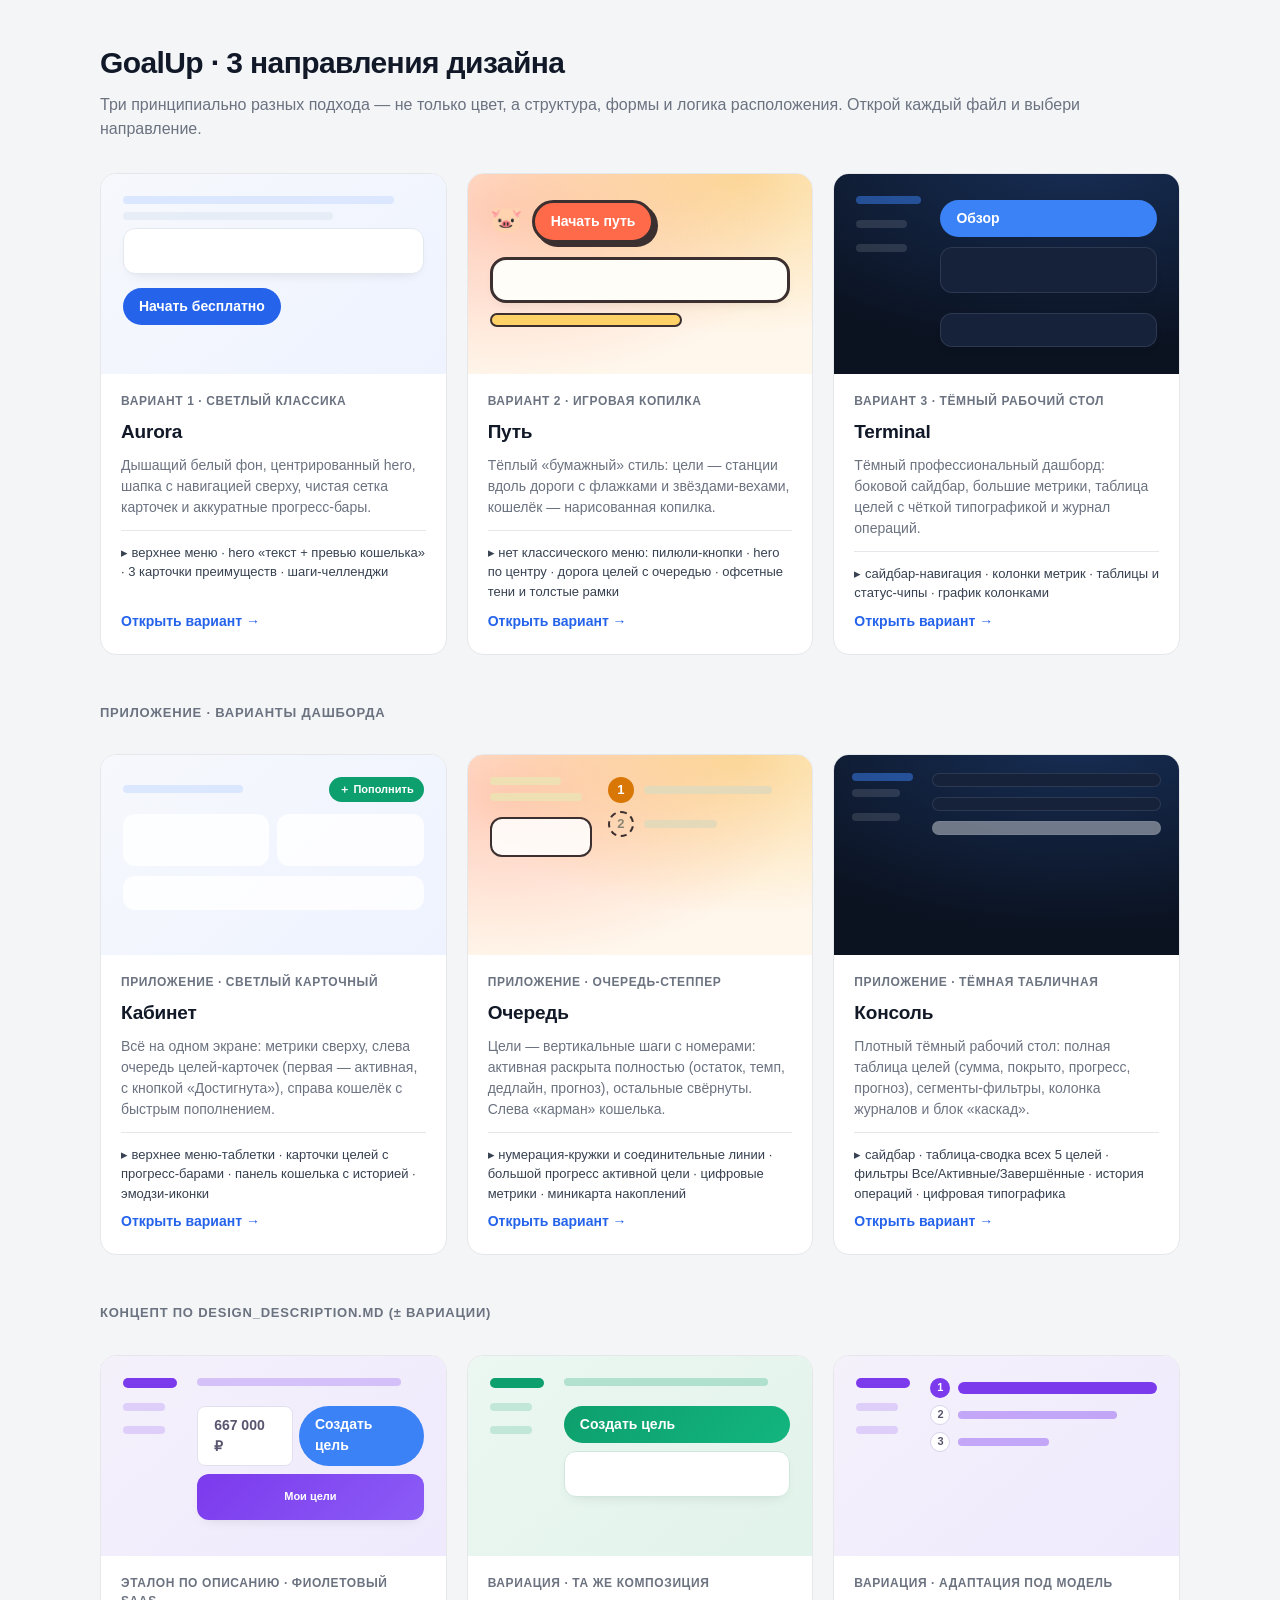
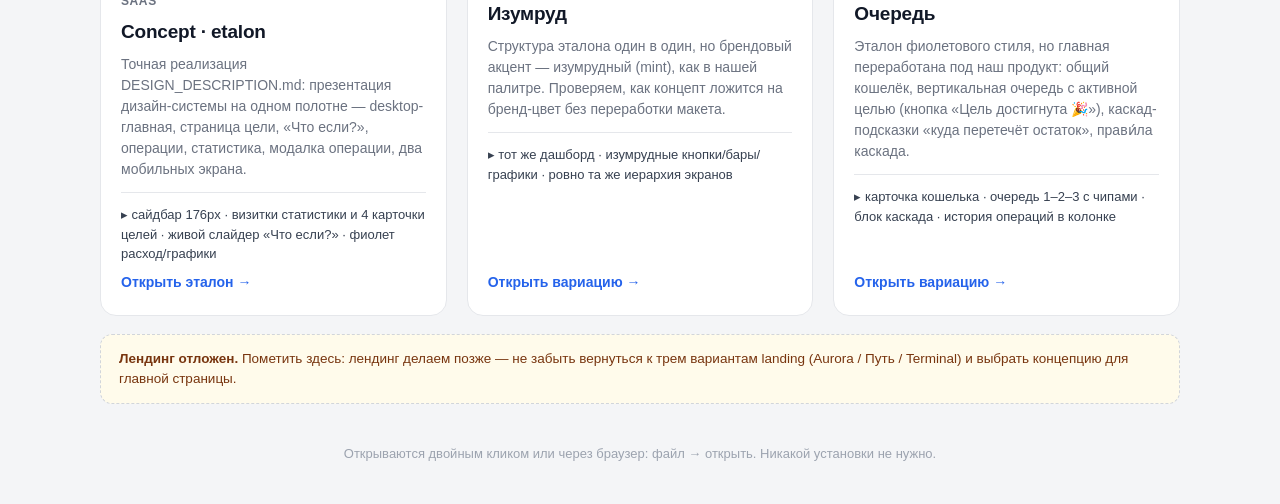
<file: design-variants/index.html>
<!DOCTYPE html>
<html lang="ru">
<head>
<meta charset="UTF-8">
<meta name="viewport" content="width=device-width, initial-scale=1.0">
<title>GoalUp — варианты дизайна</title>
<style>
  * { box-sizing: border-box; margin: 0; padding: 0; }
  body {
    font-family: -apple-system, BlinkMacSystemFont, "Segoe UI", Roboto, sans-serif;
    background: #f4f5f7; color: #111827; line-height: 1.5; padding: 40px 20px;
  }
  .wrap { max-width: 1080px; margin: 0 auto; }
  h1 { font-size: 30px; letter-spacing: -.02em; }
  p.lead { color: #6b7280; margin-top: 8px; }
  .grid { display: grid; grid-template-columns: repeat(3, 1fr); gap: 20px; margin-top: 32px; }
  .card {
    display: flex; flex-direction: column; background: #fff; border-radius: 16px;
    border: 1px solid #e5e7eb; overflow: hidden; text-decoration: none; color: inherit;
    transition: transform .15s ease, box-shadow .15s ease;
  }
  .card:hover { transform: translateY(-4px); box-shadow: 0 18px 30px -18px rgba(0,0,0,.25); }
  .thumb { height: 200px; position: relative; }
  .t1 { background: linear-gradient(140deg, #f6f8fc, #eef3ff); }
  .t2 { background:
    radial-gradient(300px 160px at 80% 0%, rgba(246,166,9,.35), transparent),
    radial-gradient(300px 170px at 10% 20%, rgba(255,107,74,.3), transparent),
    #fff7ec; }
  .t3 { background:
    radial-gradient(400px 200px at 70% -10%, rgba(59,130,246,.25), transparent),
    #0b1220; }
  .thumb .fake { position: absolute; inset: 0; padding: 22px; }
  .fake .bar { height: 8px; background: rgba(0,0,0,.08); border-radius: 99px; margin-bottom: 8px; }
  .t3 .fake .bar { background: rgba(255,255,255,.12); }
  .fake .bar40 { width: 40%; } .fake .bar70 { width: 70%; } .fake .bar90 { width: 90%; }
  .fake .block { height: 46px; border-radius: 12px; background: rgba(255,255,255,.85); box-shadow: 0 6px 14px -8px rgba(0,0,0,.15); margin-bottom: 10px; }
  .t3 .fake .block { background: #16213a; border: 1px solid rgba(148,163,184,.18); }
  .fake .pill { display: inline-block; padding: 8px 16px; border-radius: 999px; font-size: 14px; font-weight: 800; margin-top: 4px; }
  .p1 { background: #2563eb; color: #fff; }
  .p2 { background: #ff6b4a; color: #fff; border: 3px solid #3b2f2f; box-shadow: 4px 4px 0 #3b2f2f; }
  .p3 { background: #3b82f6; color: #fff; border-radius: 6px; }

  .card .body { padding: 18px 20px 22px; display: flex; flex-direction: column; gap: 8px; flex: 1; }
  .card .tag { font-size: 12px; font-weight: 700; color: #6b7280; text-transform: uppercase; letter-spacing: .05em; }
  .card h2 { font-size: 19px; letter-spacing: -.01em; }
  .card .desc { font-size: 14px; color: #6b7280; }
  .card .features { font-size: 13px; color: #374151; border-top: 1px solid #e5e7eb; padding-top: 12px; margin-top: 4px; }
  .card .go { margin-top: auto; font-size: 14px; font-weight: 700; color: #2563eb; }
  .section-title { max-width: 1080px; margin: 48px auto 0; font-size: 13px; font-weight: 800; color: #6b7280; text-transform: uppercase; letter-spacing: .06em; }
  .note { max-width: 1080px; margin: 18px auto 0; padding: 14px 18px; border-radius: 12px; border: 1px dashed #d1d5db; background: #fffbeb; font-size: 13.5px; color: #78350f; }
  .note b { font-weight: 800; }
  footer { margin-top: 40px; text-align: center; font-size: 13px; color: #9ca3af; }
</style>
</head>
<body>
<div class="wrap">
  <h1>GoalUp · 3 направления дизайна</h1>
  <p class="lead">Три принципиально разных подхода — не только цвет, а структура, формы и логика расположения. Открой каждый файл и выбери направление.</p>

  <div class="grid">
    <a class="card" href="variant-1-aurora.html">
      <div class="thumb t1">
        <div class="fake">
          <div class="bar bar90" style="background:#dbe7ff"></div>
          <div class="bar bar70" style="background:#e6edf7"></div>
          <div class="block" style="background:#fff;border:1px solid #e2e8f0"></div>
          <span class="pill p1">Начать бесплатно</span>
        </div>
      </div>
      <div class="body">
        <span class="tag">Вариант 1 · светлый классика</span>
        <h2>Aurora</h2>
        <div class="desc">Дышащий белый фон, центрированный hero, шапка с навигацией сверху, чистая сетка карточек и аккуратные прогресс-бары.</div>
        <div class="features">▸ верхнее меню · hero «текст + превью кошелька» · 3 карточки преимуществ · шаги-челленджи</div>
        <span class="go">Открыть вариант →</span>
      </div>
    </a>

    <a class="card" href="variant-2-path.html">
      <div class="thumb t2">
        <div class="fake">
          <div style="display:flex;gap:10px;align-items:center">
            <span style="font-size:26px">🐷</span>
            <span class="pill p2">Начать путь</span>
          </div>
          <div class="block" style="background:#fffdf8;border:3px solid #3b2f2f;border-radius:16px;margin-top:14px"></div>
          <div class="bar" style="width:64%;background:#ffd166;height:14px;border:2px solid #3b2f2f"></div>
        </div>
      </div>
      <div class="body">
        <span class="tag">Вариант 2 · игровая копилка</span>
        <h2>Путь</h2>
        <div class="desc">Тёплый «бумажный» стиль: цели — станции вдоль дороги с флажками и звёздами-вехами, кошелёк — нарисованная копилка.</div>
        <div class="features">▸ нет классического меню: пилюли-кнопки · hero по центру · дорога целей с очередью · офсетные тени и толстые рамки</div>
        <span class="go">Открыть вариант →</span>
      </div>
    </a>

    <a class="card" href="variant-3-terminal.html">
      <div class="thumb t3">
        <div class="fake">
          <div style="display:flex;gap:12px">
            <div style="width:24%;display:flex;flex-direction:column;gap:8px">
              <div class="bar bar90" style="background:rgba(59,130,246,.5)"></div>
              <div class="bar bar70" style="background:rgba(255,255,255,.12)"></div>
              <div class="bar bar70" style="background:rgba(255,255,255,.12)"></div>
            </div>
            <div style="flex:1;display:flex;flex-direction:column;gap:10px">
              <span class="pill p3">Обзор</span>
              <div class="block"></div>
              <div class="block" style="height:34px"></div>
            </div>
          </div>
        </div>
      </div>
      <div class="body">
        <span class="tag">Вариант 3 · тёмный рабочий стол</span>
        <h2>Terminal</h2>
        <div class="desc">Тёмный профессиональный дашборд: боковой сайдбар, большие метрики, таблица целей с чёткой типографикой и журнал операций.</div>
        <div class="features">▸ сайдбар-навигация · колонки метрик · таблицы и статус-чипы · график колонками</div>
        <span class="go">Открыть вариант →</span>
      </div>
    </a>
  </div>

  <div class="section-title">Приложение · варианты дашборда</div>

  <div class="grid">
    <a class="card" href="app-1-cabinet.html">
      <div class="thumb t1">
        <div class="fake">
          <div style="display:flex;justify-content:space-between;align-items:center">
            <div class="bar bar40" style="background:#dbe7ff;margin:0"></div>
            <span style="font-size:11px;font-weight:800;color:#fff;background:#0e9f6e;border-radius:99px;padding:4px 10px">＋ Пополнить</span>
          </div>
          <div style="display:flex;gap:8px;margin-top:12px">
            <div class="block" style="flex:1;height:52px;box-shadow:none"></div>
            <div class="block" style="flex:1;height:52px;box-shadow:none"></div>
          </div>
          <div class="block" style="height:34px;box-shadow:none"></div>
        </div>
      </div>
      <div class="body">
        <span class="tag">Приложение · светлый карточный</span>
        <h2>Кабинет</h2>
        <div class="desc">Всё на одном экране: метрики сверху, слева очередь целей-карточек (первая — активная, с кнопкой «Достигнута»), справа кошелёк с быстрым пополнением.</div>
        <div class="features">▸ верхнее меню-таблетки · карточки целей с прогресс-барами · панель кошелька с историей · эмодзи-иконки</div>
        <span class="go">Открыть вариант →</span>
      </div>
    </a>

    <a class="card" href="app-2-queue.html">
      <div class="thumb t2">
        <div class="fake">
          <div style="display:flex;gap:16px">
            <div style="width:34%;display:flex;flex-direction:column;gap:8px">
              <div class="bar bar70" style="background:#efe0b4;margin:0"></div>
              <div class="bar bar90" style="background:#efe0b4"></div>
              <div class="block" style="height:40px;box-shadow:none;border:2px solid #3b2f2f"></div>
            </div>
            <div style="flex:1;display:flex;flex-direction:column;gap:8px">
              <div style="display:flex;align-items:center;gap:10px">
                <span style="width:26px;height:26px;border-radius:50%;background:#d97706;color:#fff;display:flex;align-items:center;justify-content:center;font-weight:800;font-size:13px">1</span>
                <div class="bar bar70" style="background:#e4d9b8;margin:0"></div>
              </div>
              <div style="display:flex;align-items:center;gap:10px">
                <span style="width:26px;height:26px;border-radius:50%;border:2px dashed #3b2f2f;color:#8a8474;display:flex;align-items:center;justify-content:center;font-weight:800;font-size:13px">2</span>
                <div class="bar bar40" style="background:#e4d9b8;margin:0"></div>
              </div>
            </div>
          </div>
        </div>
      </div>
      <div class="body">
        <span class="tag">Приложение · очередь-степпер</span>
        <h2>Очередь</h2>
        <div class="desc">Цели — вертикальные шаги с номерами: активная раскрыта полностью (остаток, темп, дедлайн, прогноз), остальные свёрнуты. Слева «карман» кошелька.</div>
        <div class="features">▸ нумерация-кружки и соединительные линии · большой прогресс активной цели · цифровые метрики · миникарта накоплений</div>
        <span class="go">Открыть вариант →</span>
      </div>
    </a>

    <a class="card" href="app-3-console.html">
      <div class="thumb t3">
        <div class="fake" style="padding:18px">
          <div style="display:flex;gap:12px">
            <div style="width:22%;display:flex;flex-direction:column;gap:8px">
              <div class="bar bar90" style="background:rgba(59,130,246,.5);margin:0"></div>
              <div class="bar bar70" style="background:rgba(255,255,255,.12)"></div>
              <div class="bar bar70" style="background:rgba(255,255,255,.12)"></div>
            </div>
            <div style="flex:1">
              <div class="block" style="height:14px;box-shadow:none"></div>
              <div class="block" style="height:14px;margin-top:8px;box-shadow:none"></div>
              <div class="block" style="height:14px;margin-top:8px;box-shadow:none;background:rgba(255,255,255,.4)"></div>
            </div>
          </div>
        </div>
      </div>
      <div class="body">
        <span class="tag">Приложение · тёмная табличная</span>
        <h2>Консоль</h2>
        <div class="desc">Плотный тёмный рабочий стол: полная таблица целей (сумма, покрыто, прогресс, прогноз), сегменты-фильтры, колонка журналов и блок «каскад».</div>
        <div class="features">▸ сайдбар · таблица-сводка всех 5 целей · фильтры Все/Активные/Завершённые · история операций · цифровая типографика</div>
        <span class="go">Открыть вариант →</span>
      </div>
    </a>
  </div>

  <div class="section-title">Концепт по DESIGN_DESCRIPTION.md (± вариации)</div>

  <div class="grid">
    <a class="card" href="concept-1-etalon.html">
      <div class="thumb t1" style="background:linear-gradient(140deg,#f4f1fb,#efe9fd)">
        <div class="fake">
          <div style="display:flex;gap:14px">
            <div style="width:20%;display:flex;flex-direction:column;gap:7px">
              <div class="bar bar90" style="background:#7c3aed;height:10px"></div>
              <div class="bar bar70" style="background:rgba(124,58,237,.18)"></div>
              <div class="bar bar70" style="background:rgba(124,58,237,.18)"></div>
            </div>
            <div style="flex:1;display:flex;flex-direction:column;gap:8px">
              <div class="bar bar90" style="background:rgba(124,58,237,.25)"></div>
              <div style="display:flex;gap:6px">
                <span class="pill" style="background:#fff;border:1px solid #e2e0ee;color:#5b5670;border-radius:8px">667 000 ₽</span>
                <span class="pill p3">Создать цель</span>
              </div>
              <div class="block" style="background:linear-gradient(135deg,#7c3aed,#8b5cf6);color:#fff;display:flex;align-items:center;justify-content:center;font-size:11px;font-weight:800">Мои цели</div>
            </div>
          </div>
        </div>
      </div>
      <div class="body">
        <span class="tag">Эталон по описанию · фиолетовый SaaS</span>
        <h2>Concept · etalon</h2>
        <div class="desc">Точная реализация DESIGN_DESCRIPTION.md: презентация дизайн-системы на одном полотне — desktop-главная, страница цели, «Что если?», операции, статистика, модалка операции, два мобильных экрана.</div>
        <div class="features">▸ сайдбар 176px · визитки статистики и 4 карточки целей · живой слайдер «Что если?» · фиолет расход/графики</div>
        <span class="go">Открыть эталон →</span>
      </div>
    </a>

    <a class="card" href="variation-2-izumrud.html">
      <div class="thumb t1" style="background:linear-gradient(140deg,#ecf7f2,#e1f3ea)">
        <div class="fake">
          <div style="display:flex;gap:14px">
            <div style="width:20%;display:flex;flex-direction:column;gap:7px">
              <div class="bar bar90" style="background:#0d9f6d;height:10px"></div>
              <div class="bar bar70" style="background:rgba(13,159,109,.18)"></div>
              <div class="bar bar70" style="background:rgba(13,159,109,.18)"></div>
            </div>
            <div style="flex:1;display:flex;flex-direction:column;gap:8px">
              <div class="bar bar90" style="background:rgba(13,159,109,.25)"></div>
              <span class="pill" style="background:linear-gradient(135deg,#0d9f6d,#13b57f);color:#fff">Создать цель</span>
              <div class="block" style="background:#fff;border:1px solid #cfe8db"></div>
            </div>
          </div>
        </div>
      </div>
      <div class="body">
        <span class="tag">Вариация · та же композиция</span>
        <h2>Изумруд</h2>
        <div class="desc">Структура эталона один в один, но брендовый акцент — изумрудный (mint), как в нашей палитре. Проверяем, как концепт ложится на бренд-цвет без переработки макета.</div>
        <div class="features">▸ тот же дашборд · изумрудные кнопки/бары/графики · ровно та же иерархия экранов</div>
        <span class="go">Открыть вариацию →</span>
      </div>
    </a>

    <a class="card" href="variation-3-ochered.html">
      <div class="thumb t1" style="background:linear-gradient(140deg,#f4f1fb,#efe9fd)">
        <div class="fake">
          <div style="display:flex;gap:14px">
            <div style="width:20%;display:flex;flex-direction:column;gap:7px">
              <div class="bar bar90" style="background:#7c3aed;height:10px"></div>
              <div class="bar bar70" style="background:rgba(124,58,237,.18)"></div>
              <div class="bar bar70" style="background:rgba(124,58,237,.18)"></div>
            </div>
            <div style="flex:1;display:flex;flex-direction:column;gap:7px">
              <div style="display:flex;align-items:center;gap:8px">
                <span style="width:20px;height:20px;border-radius:50%;background:#7c3aed;color:#fff;display:flex;align-items:center;justify-content:center;font-size:11px;font-weight:800">1</span>
                <div class="bar bar90" style="background:#7c3aed;height:12px;margin:0"></div>
              </div>
              <div style="display:flex;align-items:center;gap:8px">
                <span style="width:20px;height:20px;border-radius:50%;background:#fff;border:1px solid #d8d3ea;color:#5b5670;display:flex;align-items:center;justify-content:center;font-size:11px;font-weight:800">2</span>
                <div class="bar bar70" style="background:rgba(124,58,237,.4);height:8px;margin:0"></div>
              </div>
              <div style="display:flex;align-items:center;gap:8px">
                <span style="width:20px;height:20px;border-radius:50%;background:#fff;border:1px solid #d8d3ea;color:#5b5670;display:flex;align-items:center;justify-content:center;font-size:11px;font-weight:800">3</span>
                <div class="bar bar40" style="background:rgba(124,58,237,.4);height:8px;margin:0"></div>
              </div>
            </div>
          </div>
        </div>
      </div>
      <div class="body">
        <span class="tag">Вариация · адаптация под модель</span>
        <h2>Очередь</h2>
        <div class="desc">Эталон фиолетового стиля, но главная переработана под наш продукт: общий кошелёк, вертикальная очередь с активной целью (кнопка «Цель достигнута 🎉»), каскад-подсказки «куда перетечёт остаток», прави́ла каскада.</div>
        <div class="features">▸ карточка кошелька · очередь 1–2–3 с чипами · блок каскада · история операций в колонке</div>
        <span class="go">Открыть вариацию →</span>
      </div>
    </a>
  </div>

  <div class="note"><b>Лендинг отложен.</b> Пометить здесь: лендинг делаем позже — не забыть вернуться к трем вариантам landing (Aurora / Путь / Terminal) и выбрать концепцию для главной страницы.</div>

  <footer>Открываются двойным кликом или через браузер: файл → открыть. Никакой установки не нужно.</footer>
</div>
</body>
</html>
</file>
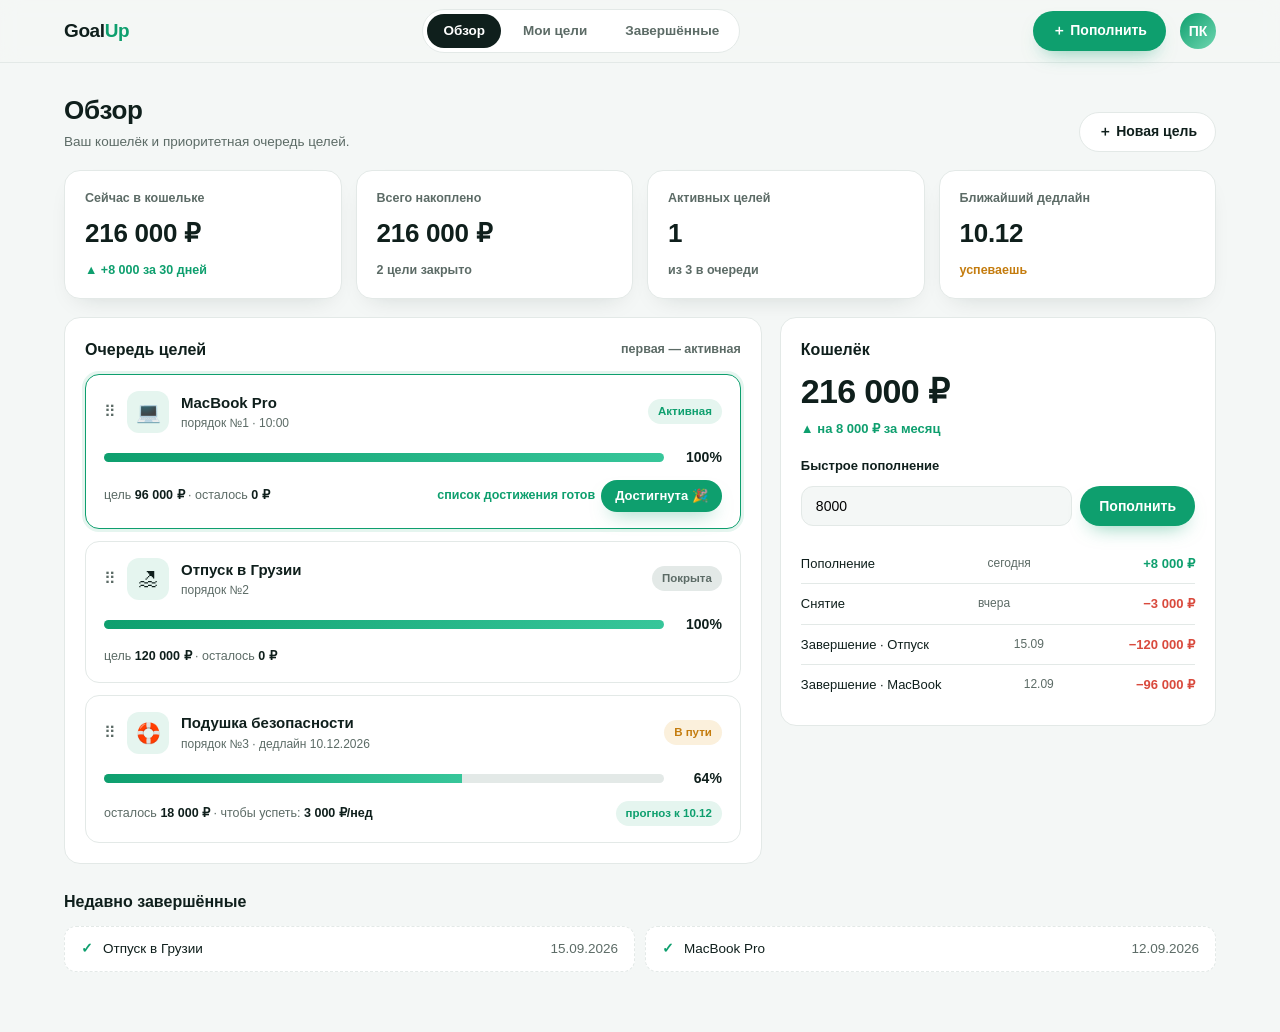
<file: design-variants/app-1-cabinet.html>
<!DOCTYPE html>
<html lang="ru">
<head>
<meta charset="UTF-8">
<meta name="viewport" content="width=device-width, initial-scale=1.0">
<title>Приложение · Вариант 1 «Кабинет» · GoalUp</title>
<style>
  :root {
    --bg: #f4f7f6; --surface: #ffffff; --ink: #0f1f1c; --muted: #5c6b66;
    --line: #e3e9e7; --accent: #0e9f6e; --accent-soft: #e5f5ef;
    --amber: #c47c0e; --amber-soft: #fbf0dc; --danger: #d94a3d; --danger-soft: #fdebeb;
    --radius: 16px; --shadow: 0 10px 26px -14px rgba(15,31,28,.18);
  }
  * { box-sizing: border-box; margin: 0; padding: 0; }
  body { font-family: -apple-system, BlinkMacSystemFont, "Segoe UI", Roboto, sans-serif; background: var(--bg); color: var(--ink); line-height: 1.5; }
  a { color: inherit; text-decoration: none; }
  .wrap { max-width: 1200px; margin: 0 auto; padding: 0 24px; }
  .btn { display: inline-flex; align-items: center; justify-content: center; gap: 8px; height: 40px; padding: 0 18px; border-radius: 999px; font-size: 14px; font-weight: 700; border: 1px solid transparent; cursor: pointer; transition: transform .12s, box-shadow .12s; }
  .btn:hover { transform: translateY(-1px); }
  .btn-primary { background: var(--accent); color: #fff; box-shadow: 0 10px 20px -10px rgba(14,159,110,.55); }
  .btn-outline { background: var(--surface); border-color: var(--line); color: var(--ink); }
  .btn-ghost { background: transparent; color: var(--muted); }
  .btn-sm { height: 32px; padding: 0 13px; font-size: 13px; }

  /* ---------- Top bar ---------- */
  .top { position: sticky; top: 0; z-index: 20; background: rgba(244,247,246,.9); backdrop-filter: blur(10px); border-bottom: 1px solid var(--line); }
  .top-in { display: flex; align-items: center; justify-content: space-between; height: 62px; }
  .logo { font-size: 19px; font-weight: 800; letter-spacing: -.02em; }
  .logo b { color: var(--accent); }
  .tabs { display: flex; gap: 6px; background: var(--surface); border: 1px solid var(--line); border-radius: 999px; padding: 4px; }
  .tab { padding: 7px 16px; border-radius: 999px; font-size: 13.5px; font-weight: 600; color: var(--muted); }
  .tab.on { background: var(--ink); color: #fff; }
  .right { display: flex; align-items: center; gap: 14px; }
  .avatar { width: 36px; height: 36px; border-radius: 50%; background: linear-gradient(135deg, #0e9f6e, #6fd6b0); color: #fff; display: flex; align-items: center; justify-content: center; font-weight: 800; font-size: 14px; }

  /* ---------- Sub header ---------- */
  .sub { display: flex; align-items: flex-end; justify-content: space-between; padding: 28px 0 18px; }
  .sub h1 { font-size: 26px; font-weight: 800; letter-spacing: -.01em; }
  .sub p { color: var(--muted); font-size: 13.5px; margin-top: 2px; }

  /* ---------- Stats ---------- */
  .stats { display: grid; grid-template-columns: repeat(4, 1fr); gap: 14px; }
  .stat { background: var(--surface); border: 1px solid var(--line); border-radius: var(--radius); padding: 18px 20px; box-shadow: var(--shadow); }
  .stat .l { font-size: 12.5px; color: var(--muted); font-weight: 600; }
  .stat .v { font-size: 26px; font-weight: 800; margin-top: 6px; letter-spacing: -.01em; }
  .stat .d { margin-top: 8px; font-size: 12.5px; font-weight: 700; }
  .d.up { color: var(--accent); } .d.amber { color: var(--amber); }

  /* ---------- Main grid ---------- */
  .grid { display: grid; grid-template-columns: 1.6fr 1fr; gap: 18px; margin-top: 18px; align-items: start; }
  .panel { background: var(--surface); border: 1px solid var(--line); border-radius: var(--radius); padding: 20px; }
  .panel h2 { font-size: 16px; font-weight: 800; display: flex; justify-content: space-between; align-items: center; }
  .panel h2 small { font-size: 12.5px; color: var(--muted); font-weight: 600; }

  /* Goals */
  .goal { border: 1px solid var(--line); border-radius: 14px; padding: 16px 18px; margin-top: 12px; background: var(--surface); }
  .goal.current { border-color: var(--accent); box-shadow: 0 0 0 3px var(--accent-soft); }
  .g-head { display: flex; align-items: center; gap: 12px; }
  .g-ico { width: 42px; height: 42px; border-radius: 12px; background: var(--accent-soft); display: flex; align-items: center; justify-content: center; font-size: 20px; }
  .g-name { font-weight: 700; font-size: 15px; }
  .g-meta { font-size: 12px; color: var(--muted); }
  .g-mid { display: flex; align-items: center; gap: 14px; margin-top: 14px; }
  .track { flex: 1; height: 9px; border-radius: 999px; background: var(--line); overflow: hidden; }
  .track i { display: block; height: 100%; background: linear-gradient(90deg, var(--accent), #37c69a); }
  .g-perc { font-weight: 800; font-size: 14px; min-width: 44px; text-align: right; }
  .g-foot { display: flex; align-items: center; justify-content: space-between; gap: 10px; margin-top: 12px; font-size: 12.5px; color: var(--muted); flex-wrap: wrap; }
  .g-foot b { color: var(--ink); }
  .g-foot .right-actions { display: flex; gap: 6px; align-items: center; }
  .chip { font-size: 11.5px; font-weight: 700; padding: 4px 10px; border-radius: 999px; }
  .chip.ready { background: var(--accent-soft); color: var(--accent); }
  .chip.cov { background: var(--line); color: var(--muted); }
  .drag { color: var(--muted); cursor: grab; font-size: 16px; letter-spacing: -1px; }

  /* Wallet panel */
  .wallet .bal { font-size: 34px; font-weight: 800; letter-spacing: -.02em; margin: 4px 0 2px; }
  .wallet .delta { font-size: 13px; font-weight: 700; color: var(--accent); }
  .quick { margin-top: 18px; }
  .quick .fld { display: flex; gap: 8px; margin-top: 10px; }
  .quick input { flex: 1; height: 40px; border: 1px solid var(--line); border-radius: 12px; padding: 0 14px; font-size: 14px; outline: none; background: var(--bg); }
  .quick input:focus { border-color: var(--accent); }
  .mini-ops { margin-top: 18px; }
  .mo { display: flex; justify-content: space-between; padding: 10px 0; border-bottom: 1px solid var(--line); font-size: 13px; }
  .mo:last-child { border-bottom: 0; }
  .mo .am { font-weight: 700; } .mo .am.in { color: var(--accent); } .mo .am.out { color: var(--danger); }
  .mo .when { color: var(--muted); font-size: 12px; }

  /* Completed */
  .done-list { display: grid; grid-template-columns: repeat(2, 1fr); gap: 10px; margin-top: 12px; }
  .done { background: var(--surface); border: 1px dashed var(--line); border-radius: 12px; padding: 12px 16px; display: flex; align-items: center; gap: 10px; font-size: 13.5px; }
  .done .ok { color: var(--accent); font-weight: 800; }
</style>
</head>
<body>

<header class="top">
  <div class="wrap top-in">
    <a class="logo" href="#">Goal<b>Up</b></a>
    <div class="tabs">
      <span class="tab on">Обзор</span>
      <span class="tab">Мои цели</span>
      <span class="tab">Завершённые</span>
    </div>
    <div class="right">
      <button class="btn btn-primary">＋ Пополнить</button>
      <div class="avatar">ПК</div>
    </div>
  </div>
</header>

<div class="wrap">
  <div class="sub">
    <div>
      <h1>Обзор</h1>
      <p>Ваш кошелёк и приоритетная очередь целей.</p>
    </div>
    <button class="btn btn-outline">＋ Новая цель</button>
  </div>

  <section class="stats">
    <div class="stat"><div class="l">Сейчас в кошельке</div><div class="v">216 000 ₽</div><div class="d up">▲ +8 000 за 30 дней</div></div>
    <div class="stat"><div class="l">Всего накоплено</div><div class="v">216 000 ₽</div><div class="d" style="color:var(--muted)">2 цели закрыто</div></div>
    <div class="stat"><div class="l">Активных целей</div><div class="v">1</div><div class="d" style="color:var(--muted)">из 3 в очереди</div></div>
    <div class="stat"><div class="l">Ближайший дедлайн</div><div class="v">10.12</div><div class="d amber">успеваешь</div></div>
  </section>

  <div class="grid">
    <div class="panel">
      <h2>Очередь целей <small>первая — активная</small></h2>

      <div class="goal current">
        <div class="g-head">
          <span class="drag">⠿</span>
          <span class="g-ico">💻</span>
          <div><div class="g-name">MacBook Pro</div><div class="g-meta">порядок №1 · 10:00</div></div>
          <span class="chip ready" style="margin-left:auto">Активная</span>
        </div>
        <div class="g-mid"><div class="track"><i style="width:100%"></i></div><span class="g-perc">100%</span></div>
        <div class="g-foot">
          <span>цель <b>96 000 ₽</b> · осталось <b>0 ₽</b></span>
          <span class="right-actions">
            <span style="color:var(--accent);font-weight:600">список достижения готов</span>
            <button class="btn btn-primary btn-sm">Достигнута 🎉</button>
          </span>
        </div>
      </div>

      <div class="goal">
        <div class="g-head">
          <span class="drag">⠿</span>
          <span class="g-ico">🏖</span>
          <div><div class="g-name">Отпуск в Грузии</div><div class="g-meta">порядок №2</div></div>
          <span class="chip cov" style="margin-left:auto">Покрыта</span>
        </div>
        <div class="g-mid"><div class="track"><i style="width:100%"></i></div><span class="g-perc">100%</span></div>
        <div class="g-foot">
          <span>цель <b>120 000 ₽</b> · осталось <b>0 ₽</b></span>
          <span class="right-actions"></span>
        </div>
      </div>

      <div class="goal">
        <div class="g-head">
          <span class="drag">⠿</span>
          <span class="g-ico">🛟</span>
          <div><div class="g-name">Подушка безопасности</div><div class="g-meta">порядок №3 · дедлайн 10.12.2026</div></div>
          <span class="chip" style="background:var(--amber-soft);color:var(--amber);margin-left:auto">В пути</span>
        </div>
        <div class="g-mid"><div class="track"><i style="width:64%"></i></div><span class="g-perc">64%</span></div>
        <div class="g-foot">
          <span>осталось <b>18 000 ₽</b> · чтобы успеть: <b>3 000 ₽/нед</b></span>
          <span class="right-actions"><span class="chip" style="background:var(--accent-soft);color:var(--accent)">прогноз к 10.12</span></span>
        </div>
      </div>
    </div>

    <aside>
      <div class="panel wallet">
        <h2>Кошелёк</h2>
        <div class="bal">216 000 ₽</div>
        <div class="delta">▲ на 8 000 ₽ за месяц</div>

        <div class="quick">
          <div style="font-size:13px;font-weight:700">Быстрое пополнение</div>
          <div class="fld">
            <input type="number" placeholder="Сумма, ₽" value="8000">
            <button class="btn btn-primary">Пополнить</button>
          </div>
        </div>

        <div class="mini-ops">
          <div class="mo"><span>Пополнение</span><span class="when">сегодня</span><span class="am in">+8 000 ₽</span></div>
          <div class="mo"><span>Снятие</span><span class="when">вчера</span><span class="am out">−3 000 ₽</span></div>
          <div class="mo"><span>Завершение · Отпуск</span><span class="when">15.09</span><span class="am out">−120 000 ₽</span></div>
          <div class="mo"><span>Завершение · MacBook</span><span class="when">12.09</span><span class="am out">−96 000 ₽</span></div>
        </div>
      </div>
    </aside>
  </div>

  <section style="margin: 26px 0 60px">
    <h2 style="font-size:16px;font-weight:800">Недавно завершённые</h2>
    <div class="done-list">
      <div class="done"><span class="ok">✓</span> Отпуск в Грузии <span style="margin-left:auto;color:var(--muted)">15.09.2026</span></div>
      <div class="done"><span class="ok">✓</span> MacBook Pro <span style="margin-left:auto;color:var(--muted)">12.09.2026</span></div>
    </div>
  </section>
</div>

</body>
</html>
</file>
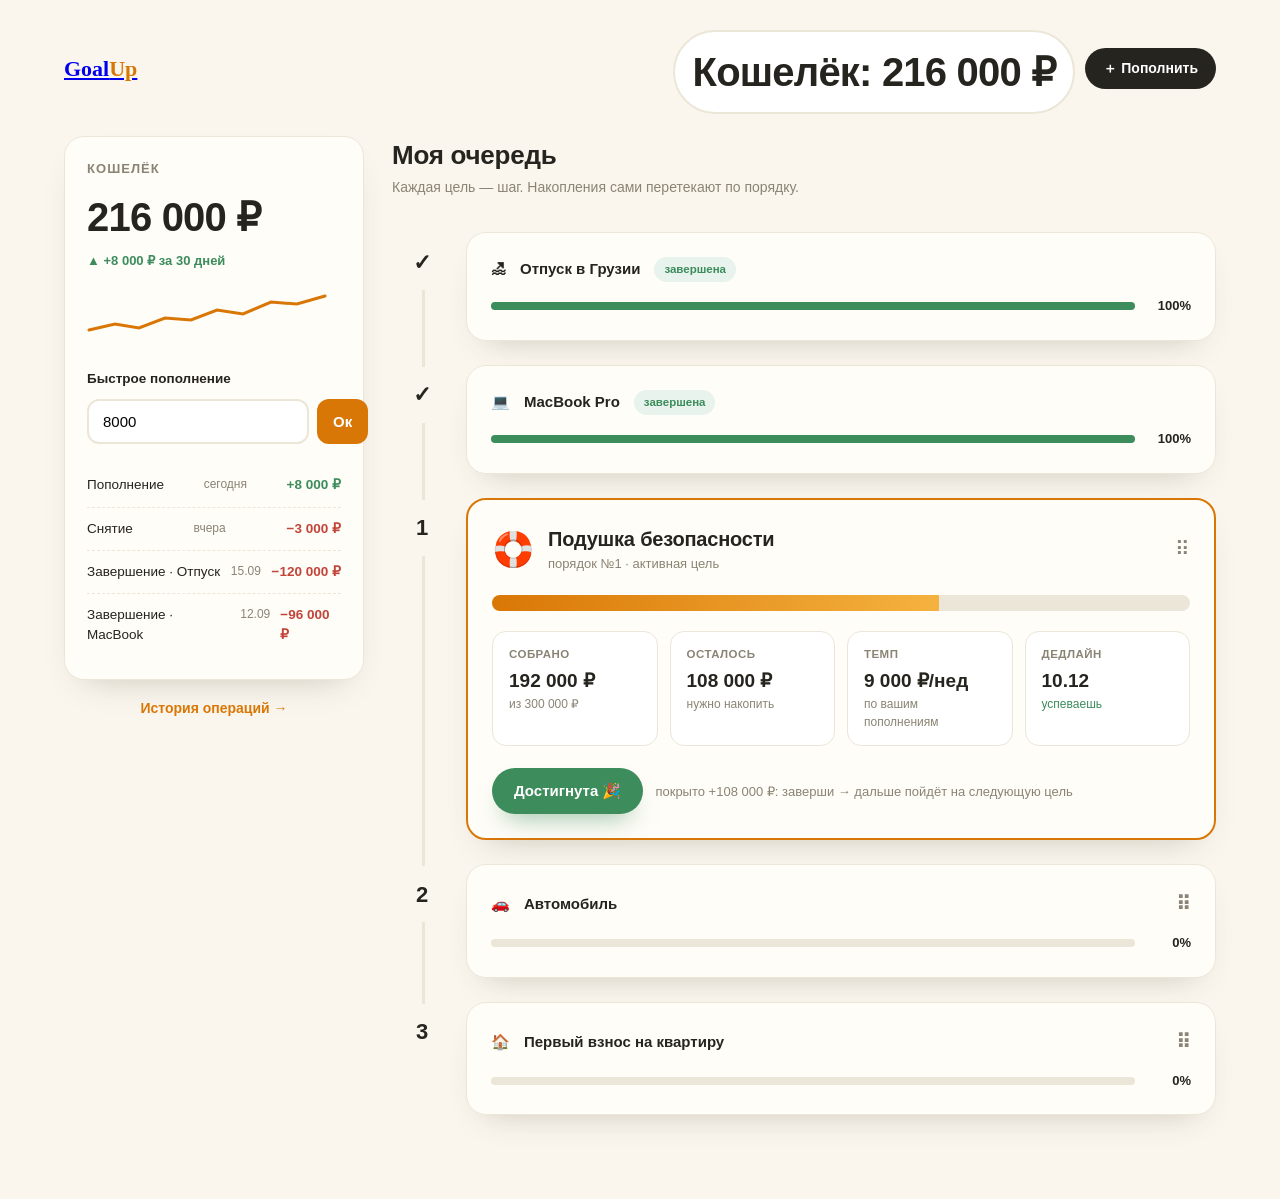
<file: design-variants/app-2-queue.html>
<!DOCTYPE html>
<html lang="ru">
<head>
<meta charset="UTF-8">
<meta name="viewport" content="width=device-width, initial-scale=1.0">
<title>Приложение · Вариант 2 «Очередь» · GoalUp</title>
<style>
  :root {
    --bg: #faf6ee; --paper: #fffdf8; --ink: #26241e; --muted: #8a8474;
    --line: #ece6d8; --accent: #d97706; --accent-soft: #fdf0dd;
    --green: #3c8c5c; --green-soft: #e7f3ec;
    --danger: #c2453a; --shadow: 0 16px 34px -20px rgba(60,50,20,.28);
    --radius: 20px;
  }
  * { box-sizing: border-box; margin: 0; padding: 0; }
  body { font-family: -apple-system, BlinkMacSystemFont, "Segoe UI", Roboto, sans-serif; background: var(--bg); color: var(--ink); line-height: 1.5; }
  .top { display: flex; align-items: center; justify-content: space-between; max-width: 1200px; margin: 0 auto; padding: 22px 24px; }
  .logo { font-family: Georgia, "Times New Roman", serif; font-size: 22px; font-weight: 700; }
  .logo span { color: var(--accent); }
  .pill { display: inline-flex; align-items: center; gap: 8px; padding: 10px 18px; font-weight: 700; font-size: 14px; border-radius: 999px; }
  .pill.balance { background: #fff; border: 2px solid var(--line); }
  .pill.add { background: var(--ink); color: #fff; }

  .layout { max-width: 1200px; margin: 0 auto; padding: 0 24px 60px; display: grid; grid-template-columns: 300px 1fr; gap: 28px; align-items: start; }

  /* ---------- Left rail ---------- */
  .rail { position: sticky; top: 24px; }
  .card { background: var(--paper); border: 1px solid var(--line); border-radius: var(--radius); padding: 22px; box-shadow: var(--shadow); }
  .card h3 { font-size: 13px; letter-spacing: .08em; text-transform: uppercase; color: var(--muted); font-weight: 700; }
  .balance { font-size: 40px; font-weight: 800; letter-spacing: -.02em; margin-top: 8px; font-variant-numeric: tabular-nums; }
  .balance-note { font-size: 13px; color: var(--green); font-weight: 600; margin-top: 4px; }
  .spark { margin-top: 18px; }
  .quick { margin-top: 20px; }
  .quick .row { display: flex; gap: 8px; margin-top: 10px; }
  .quick input { flex: 1; border: 2px solid var(--line); background: #fff; border-radius: 12px; padding: 12px 14px; font-size: 15px; }
  .quick .go { background: var(--accent); color: #fff; border: 0; border-radius: 12px; padding: 0 16px; font-weight: 700; font-size: 15px; cursor: pointer; }
  .ops { margin-top: 20px; }
  .op { display: flex; justify-content: space-between; gap: 10px; padding: 11px 0; border-bottom: 1px dashed var(--line); font-size: 13.5px; }
  .op:last-child { border-bottom: 0; }
  .op .am { font-weight: 800; font-variant-numeric: tabular-nums; }
  .op .am.in { color: var(--green); } .op .am.out { color: var(--danger); }
  .op .when { color: var(--muted); font-size: 12px; }
  .link { margin-top: 18px; text-align: center; color: var(--accent); font-weight: 700; font-size: 14px; }

  /* ---------- Queue ---------- */
  .step { position: relative; padding-left: 74px; }
  .step::before { content: ""; position: absolute; left: 30px; top: 58px; bottom: -26px; width: 3px; background: var(--line); }
  .step:last-child::before { display: none; }
  .num { position: absolute; left: 0; top: 0; width: 60px; height: 60px; border-radius: 50%; display: flex; align-items: center; justify-content: center; font-weight: 800; font-size: 22px; }
  .step.done .num { background: var(--green); color: #fff; }
  .step.current .num { background: var(--accent); color: #fff; box-shadow: 0 0 0 6px var(--accent-soft); }
  .step.next .num { background: #fff; border: 2px dashed var(--line); color: var(--muted); }

  .scard { background: var(--paper); border: 1px solid var(--line); border-radius: var(--radius); padding: 24px; box-shadow: var(--shadow); margin-bottom: 24px; }
  .scard.current { border: 2px solid var(--accent); }
  .s-head { display: flex; align-items: center; gap: 14px; flex-wrap: wrap; }
  .s-ico { font-size: 34px; }
  .s-title { font-size: 20px; font-weight: 800; letter-spacing: -.01em; }
  .s-sub { color: var(--muted); font-size: 13px; }
  .drag { margin-left: auto; color: var(--muted); cursor: grab; font-size: 20px; }

  .big-bar { height: 16px; border-radius: 999px; background: var(--line); margin-top: 20px; overflow: hidden; }
  .big-bar i { display: block; height: 100%; background: linear-gradient(90deg, var(--accent), #f5b23f); width: 0; }

  .stats { display: grid; grid-template-columns: repeat(4, 1fr); gap: 12px; margin-top: 20px; }
  .st { background: #fff; border: 1px solid var(--line); border-radius: 14px; padding: 14px 16px; }
  .st .k { font-size: 11.5px; color: var(--muted); font-weight: 700; text-transform: uppercase; letter-spacing: .04em; }
  .st .val { font-size: 19px; font-weight: 800; margin-top: 4px; font-variant-numeric: tabular-nums; }
  .st .hint { font-size: 12px; color: var(--muted); }

  .cta-row { display: flex; align-items: center; gap: 12px; margin-top: 22px; flex-wrap: wrap; }
  .cta-main { background: var(--green); color: #fff; border: 0; padding: 14px 22px; border-radius: 999px; font-weight: 800; font-size: 15px; cursor: pointer; box-shadow: 0 14px 26px -12px rgba(60,140,92,.6); }
  .cta-line { color: var(--muted); font-size: 13px; }

  .scard.mini .s-head { font-size: 15px; font-weight: 700; }
  .scard.mini .mini-close { display: flex; align-items: center; gap: 14px; margin-top: 14px; width: 100%; }
  .scard.mini .track { flex: 1; height: 8px; border-radius: 999px; background: var(--line); overflow: hidden; }
  .scard.mini .track i { display: block; height: 100%; background: var(--green); }
  .scard.mini .p { font-weight: 800; font-size: 13px; min-width: 42px; text-align: right; }
  .cov-chip { font-size: 11.5px; font-weight: 700; padding: 4px 10px; border-radius: 999px; background: var(--green-soft); color: var(--green); }

  .done-block { margin-top: 8px; }
  .done-row { display: flex; align-items: center; gap: 12px; background: var(--paper); border: 1px dashed var(--line); border-radius: 14px; padding: 14px 18px; margin-top: 12px; font-size: 14px; }
  .done-row .ok { width: 24px; height: 24px; border-radius: 50%; background: var(--green); color: #fff; display: flex; align-items: center; justify-content: center; font-weight: 800; font-size: 13px; }
</style>
</head>
<body>

<header class="top">
  <a class="logo" href="#">Goal<span>Up</span></a>
  <div style="display:flex;gap:10px;align-items:center">
    <span class="pill balance">Кошелёк: 216 000 ₽</span>
    <span class="pill add">＋ Пополнить</span>
  </div>
</header>

<div class="layout">
  <aside class="rail">
    <div class="card">
      <h3>Кошелёк</h3>
      <div class="balance">216 000 ₽</div>
      <div class="balance-note">▲ +8 000 ₽ за 30 дней</div>
      <svg class="spark" viewBox="0 0 240 54" width="240" height="54" fill="none">
        <path d="M2 42 L28 36 L52 40 L78 30 L104 32 L130 22 L156 26 L184 14 L210 16 L238 8" stroke="#d97706" stroke-width="3" stroke-linecap="round"/>
      </svg>
      <div class="quick">
        <div style="font-size:13.5px;font-weight:700">Быстрое пополнение</div>
        <div class="row">
          <input type="number" placeholder="Сумма, ₽" value="8000">
          <button class="go">Ок</button>
        </div>
      </div>
      <div class="ops">
        <div class="op"><span>Пополнение</span><span class="when">сегодня</span><span class="am in">+8 000 ₽</span></div>
        <div class="op"><span>Снятие</span><span class="when">вчера</span><span class="am out">−3 000 ₽</span></div>
        <div class="op"><span>Завершение · Отпуск</span><span class="when">15.09</span><span class="am out">−120 000 ₽</span></div>
        <div class="op"><span>Завершение · MacBook</span><span class="when">12.09</span><span class="am out">−96 000 ₽</span></div>
      </div>
    </div>
    <div class="link">История операций →</div>
  </aside>

  <main>
    <h1 style="font-size:26px;font-weight:800;letter-spacing:-.01em">Моя очередь</h1>
    <p style="color:var(--muted);font-size:14px;margin-top:2px">Каждая цель — шаг. Накопления сами перетекают по порядку.</p>

    <div class="step" style="margin-top:34px">
      <div class="num">✓</div>
      <div class="scard mini">
        <div class="s-head">
          <span>🏖</span> Отпуск в Грузии <span class="cov-chip">завершена</span>
          <span class="drag" style="font-size:0"></span>
        </div>
        <div class="mini-close"><div class="track"><i style="width:100%"></i></div><span class="p">100%</span></div>
      </div>
    </div>

    <div class="step">
      <div class="num">✓</div>
      <div class="scard mini">
        <div class="s-head">
          <span>💻</span> MacBook Pro <span class="cov-chip">завершена</span>
          <span class="drag" style="font-size:0"></span>
        </div>
        <div class="mini-close"><div class="track"><i style="width:100%"></i></div><span class="p">100%</span></div>
      </div>
    </div>

    <div class="step">
      <div class="num">1</div>
      <div class="scard current">
        <div class="s-head">
          <span class="s-ico">🛟</span>
          <div>
            <div class="s-title">Подушка безопасности</div>
            <div class="s-sub">порядок №1 · активная цель</div>
          </div>
          <span class="drag">⠿</span>
        </div>
        <div class="big-bar"><i style="width:64%"></i></div>
        <div class="stats">
          <div class="st"><div class="k">Собрано</div><div class="val">192 000 ₽</div><div class="hint">из 300 000 ₽</div></div>
          <div class="st"><div class="k">Осталось</div><div class="val">108 000 ₽</div><div class="hint">нужно накопить</div></div>
          <div class="st"><div class="k">Темп</div><div class="val">9 000 ₽/нед</div><div class="hint">по вашим пополнениям</div></div>
          <div class="st"><div class="k">Дедлайн</div><div class="val">10.12</div><div class="hint" style="color:var(--green)">успеваешь</div></div>
        </div>
        <div class="cta-row">
          <button class="cta-main">Достигнута 🎉</button>
          <span class="cta-line">покрыто +108 000 ₽: заверши → дальше пойдёт на следующую цель</span>
        </div>
      </div>
    </div>

    <div class="step">
      <div class="num">2</div>
      <div class="scard mini">
        <div class="s-head">
          <span>🚗</span> Автомобиль
          <span class="drag">⠿</span>
        </div>
        <div class="mini-close"><div class="track"><i style="width:0%"></i></div><span class="p">0%</span></div>
      </div>
    </div>

    <div class="step">
      <div class="num">3</div>
      <div class="scard mini">
        <div class="s-head">
          <span>🏠</span> Первый взнос на квартиру
          <span class="drag">⠿</span>
        </div>
        <div class="mini-close"><div class="track"><i style="width:0%"></i></div><span class="p">0%</span></div>
      </div>
    </div>
  </main>
</div>

</body>
</html>
</file>
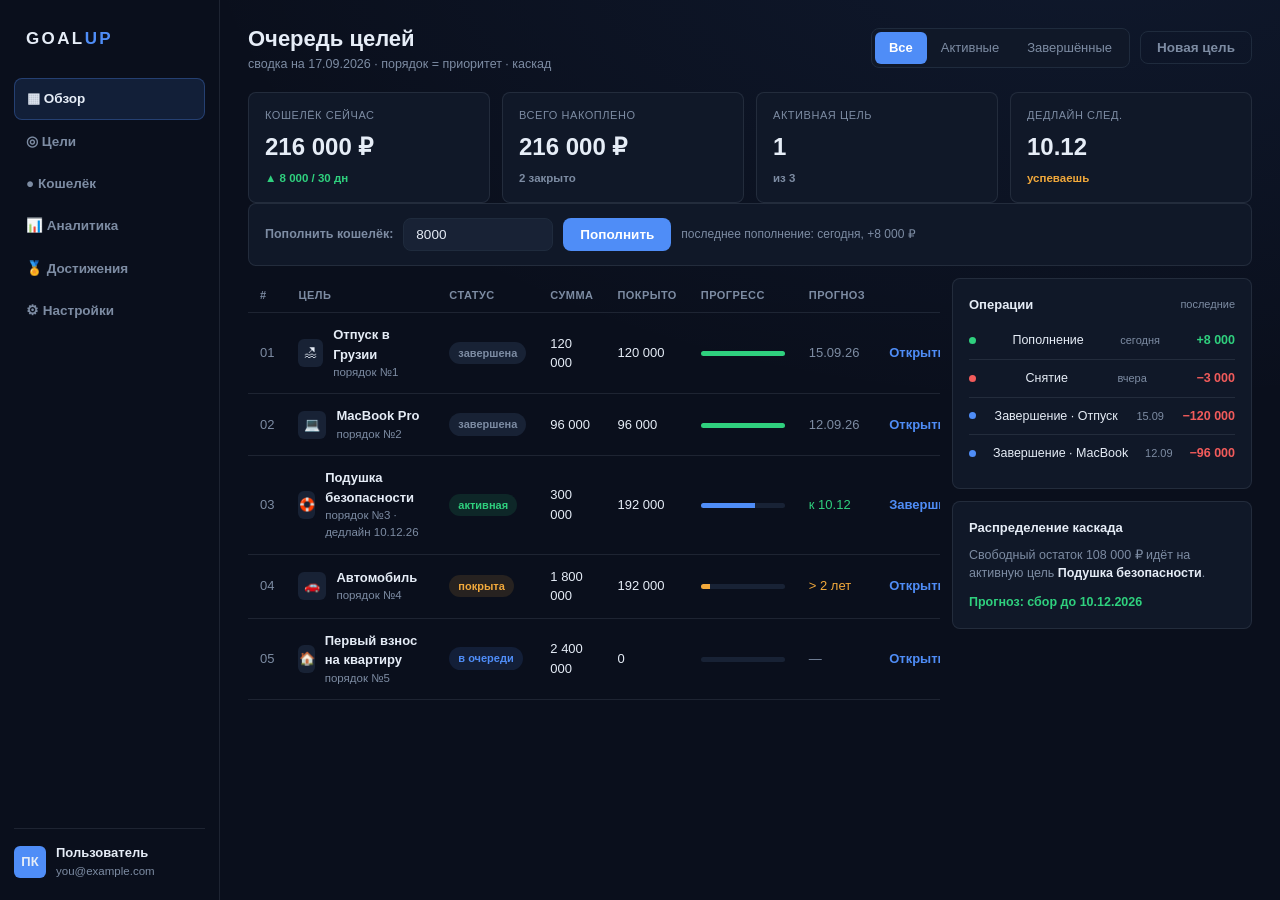
<file: design-variants/app-3-console.html>
<!DOCTYPE html>
<html lang="ru">
<head>
<meta charset="UTF-8">
<meta name="viewport" content="width=device-width, initial-scale=1.0">
<title>Приложение · Вариант 3 «Консоль» · GoalUp</title>
<style>
  :root {
    --bg: #0a0f1c; --panel: #101828; --panel-2: #182235; --line: #1f2b3d; --line-soft: rgba(148,163,184,.14);
    --text: #e6edf7; --muted: #7d8ca3; --accent: #4f8df7; --accent-soft: rgba(79,141,247,.13);
    --green: #2fd07e; --green-soft: rgba(47,208,126,.12);
    --amber: #f2a93b; --amber-soft: rgba(242,169,59,.12);
    --red: #f25b5b; --red-soft: rgba(242,91,91,.12);
    --radius: 8px;
  }
  * { box-sizing: border-box; margin: 0; padding: 0; }
  body { font-family: -apple-system, BlinkMacSystemFont, "Segoe UI", Roboto, sans-serif; background:
    radial-gradient(900px 500px at 85% -10%, rgba(79,141,247,.08), transparent), var(--bg);
    color: var(--text); line-height: 1.5; }
  .shell { display: grid; grid-template-columns: 220px 1fr; min-height: 100vh; }
  .brand { font-size: 17px; font-weight: 800; letter-spacing: .14em; text-transform: uppercase; }
  .brand b { color: var(--accent); }

  aside { border-right: 1px solid var(--line-soft); padding: 20px 14px; display: flex; flex-direction: column; gap: 2px; }
  aside .brand { padding: 6px 12px 24px; }
  .nav { display: flex; align-items: center; gap: 11px; padding: 10px 12px; border-radius: var(--radius); font-size: 13.5px; font-weight: 600; color: var(--muted); cursor: pointer; }
  .nav:hover { color: var(--text); background: var(--panel); }
  .nav.on { color: var(--text); background: var(--accent-soft); border: 1px solid rgba(79,141,247,.3); }
  .foot { margin-top: auto; border-top: 1px solid var(--line-soft); padding-top: 14px; display: flex; gap: 10px; align-items: center; font-size: 13px; }
  .avatar { width: 32px; height: 32px; border-radius: 6px; background: var(--accent); display: flex; align-items: center; justify-content: center; font-weight: 800; }

  main { padding: 22px 28px 44px; }
  .topbar { display: flex; align-items: center; justify-content: space-between; gap: 16px; }
  .topbar h1 { font-size: 22px; font-weight: 800; }
  .topbar .sub { color: var(--muted); font-size: 12.5px; }
  .tools { display: flex; gap: 10px; align-items: center; }
  .seg { display: flex; background: var(--panel); border: 1px solid var(--line); border-radius: var(--radius); padding: 3px; }
  .seg span { padding: 6px 14px; border-radius: 6px; font-size: 13px; color: var(--muted); cursor: pointer; }
  .seg span.on { background: var(--accent); color: #fff; font-weight: 600; }
  .btn { padding: 8px 16px; border-radius: var(--radius); font-size: 13.5px; font-weight: 700; border: 1px solid var(--line); cursor: pointer; }
  .btn.primary { background: var(--accent); color: #fff; border-color: transparent; }
  .btn.ghost { background: transparent; color: var(--muted); }

  .metrics { display: grid; grid-template-columns: repeat(4, 1fr); gap: 12px; margin-top: 18px; }
  .m { background: var(--panel); border: 1px solid var(--line-soft); border-radius: var(--radius); padding: 14px 16px; }
  .m .k { font-size: 11px; text-transform: uppercase; letter-spacing: .05em; color: var(--muted); }
  .m .v { font-size: 24px; font-weight: 800; margin-top: 6px; font-variant-numeric: tabular-nums; }
  .m .d { font-size: 11.5px; margin-top: 5px; font-weight: 600; }
  .m .d.up { color: var(--green); } .m .d.warn { color: var(--amber); }

  .body2 { display: grid; grid-template-columns: 1fr 300px; gap: 12px; margin-top: 12px; align-items: start; }

  /* deposit quick */
  .deposit { background: var(--panel); border: 1px solid var(--line-soft); border-radius: var(--radius); padding: 14px 16px; display: flex; gap: 10px; align-items: center; flex-wrap: wrap; margin-bottom: 12px; }
  .deposit .lbl { font-size: 12.5px; color: var(--muted); font-weight: 600; }
  .deposit input { background: var(--panel-2); border: 1px solid var(--line); color: var(--text); border-radius: var(--radius); padding: 8px 12px; font-size: 13.5px; width: 150px; outline: none; }
  .deposit .last { color: var(--muted); font-size: 12px; }

  .tbl { width: 100%; border-collapse: collapse; font-size: 13px; }
  .tbl th { text-align: left; color: var(--muted); font-size: 11px; text-transform: uppercase; letter-spacing: .04em; padding: 9px 12px; border-bottom: 1px solid var(--line-soft); }
  .tbl td { padding: 12px; border-bottom: 1px solid var(--line-soft); vertical-align: middle; }
  .tbl tr:hover td { background: var(--panel); }
  .g { display: flex; align-items: center; gap: 10px; }
  .gi { width: 28px; height: 28px; border-radius: 6px; background: var(--panel-2); display: flex; align-items: center; justify-content: center; }
  .gn { font-weight: 600; } .gm { color: var(--muted); font-size: 11.5px; }
  .chip { display: inline-block; font-size: 11px; font-weight: 700; padding: 3px 9px; border-radius: 999px; }
  .chip.active { color: var(--green); background: var(--green-soft); }
  .chip.cover { color: var(--amber); background: var(--amber-soft); }
  .chip.queue { color: var(--accent); background: var(--accent-soft); }
  .chip.done { color: var(--muted); background: var(--panel-2); }
  .tbar { width: 84px; height: 5px; border-radius: 99px; background: var(--panel-2); overflow: hidden; display: inline-block; vertical-align: middle; }
  .tbar i { display: block; height: 100%; background: var(--accent); }
  .num { font-variant-numeric: tabular-nums; }
  .act { color: var(--accent); font-weight: 600; white-space: nowrap; }

  .side-col .panel { background: var(--panel); border: 1px solid var(--line-soft); border-radius: var(--radius); padding: 16px; }
  .side-col h3 { font-size: 13px; font-weight: 700; display: flex; justify-content: space-between; align-items: center; margin-bottom: 8px; }
  .side-col h3 small { font-size: 11px; color: var(--muted); font-weight: 500; }
  .tx { display: flex; align-items: center; justify-content: space-between; gap: 8px; padding: 9px 0; border-bottom: 1px solid var(--line-soft); font-size: 12.5px; }
  .tx:last-child { border-bottom: 0; }
  .tx .dot { width: 7px; height: 7px; border-radius: 50%; flex: none; }
  .tx .who { display: flex; align-items: center; gap: 8px; }
  .tx .amt { font-weight: 700; font-variant-numeric: tabular-nums; }
  .tx .amt.in { color: var(--green); } .tx .amt.out { color: var(--red); }
  .tx .tm { color: var(--muted); font-size: 11px; }
</style>
</head>
<body>

<div class="shell">
  <aside>
    <div class="brand">Goal<b>Up</b></div>
    <div class="nav on">▦ Обзор</div>
    <div class="nav">◎ Цели</div>
    <div class="nav">● Кошелёк</div>
    <div class="nav">📊 Аналитика</div>
    <div class="nav">🏅 Достижения</div>
    <div class="nav">⚙ Настройки</div>
    <div class="foot">
      <div class="avatar">ПК</div>
      <div><div style="font-weight:600">Пользователь</div><div style="color:var(--muted);font-size:11.5px">you@example.com</div></div>
    </div>
  </aside>

  <main>
    <div class="topbar">
      <div>
        <h1>Очередь целей</h1>
        <div class="sub">сводка на 17.09.2026 · порядок = приоритет · каскад</div>
      </div>
      <div class="tools">
        <div class="seg"><span class="on">Все</span><span>Активные</span><span>Завершённые</span></div>
        <button class="btn ghost">Новая цель</button>
      </div>
    </div>

    <div class="metrics">
      <div class="m"><div class="k">Кошелёк сейчас</div><div class="v">216 000 ₽</div><div class="d up">▲ 8 000 / 30 дн</div></div>
      <div class="m"><div class="k">Всего накоплено</div><div class="v">216 000 ₽</div><div class="d" style="color:var(--muted)">2 закрыто</div></div>
      <div class="m"><div class="k">Активная цель</div><div class="v">1</div><div class="d" style="color:var(--muted)">из 3</div></div>
      <div class="m"><div class="k">Дедлайн след.</div><div class="v">10.12</div><div class="d warn">успеваешь</div></div>
    </div>

    <div class="deposit">
      <span class="lbl">Пополнить кошелёк:</span>
      <input type="number" placeholder="Сумма, ₽" value="8000">
      <button class="btn primary">Пополнить</button>
      <span class="last">последнее пополнение: сегодня, +8 000 ₽</span>
    </div>

    <div class="body2">
      <div class="panel" style="overflow:hidden;padding:0">
        <table class="tbl">
          <thead><tr><th>#</th><th>Цель</th><th>Статус</th><th>Сумма</th><th>Покрыто</th><th>Прогресс</th><th>Прогноз</th><th></th></tr></thead>
          <tbody>
            <tr>
              <td class="num" style="color:var(--muted)">01</td>
              <td><div class="g"><span class="gi">🏖</span><div><div class="gn">Отпуск в Грузии</div><div class="gm">порядок №1</div></div></div></td>
              <td><span class="chip done">завершена</span></td>
              <td class="num">120 000</td><td class="num">120 000</td>
              <td><span class="tbar"><i style="width:100%;background:var(--green)"></i></span></td>
              <td class="num" style="color:var(--muted)">15.09.26</td>
              <td class="act">Открыть</td>
            </tr>
            <tr>
              <td class="num" style="color:var(--muted)">02</td>
              <td><div class="g"><span class="gi">💻</span><div><div class="gn">MacBook Pro</div><div class="gm">порядок №2</div></div></div></td>
              <td><span class="chip done">завершена</span></td>
              <td class="num">96 000</td><td class="num">96 000</td>
              <td><span class="tbar"><i style="width:100%;background:var(--green)"></i></span></td>
              <td class="num" style="color:var(--muted)">12.09.26</td>
              <td class="act">Открыть</td>
            </tr>
            <tr>
              <td class="num" style="color:var(--muted)">03</td>
              <td><div class="g"><span class="gi">🛟</span><div><div class="gn">Подушка безопасности</div><div class="gm">порядок №3 · дедлайн 10.12.26</div></div></div></td>
              <td><span class="chip active">активная</span></td>
              <td class="num">300 000</td><td class="num">192 000</td>
              <td><span class="tbar"><i style="width:64%"></i></span></td>
              <td class="num" style="color:var(--green)">к 10.12</td>
              <td class="act">Завершить →</td>
            </tr>
            <tr>
              <td class="num" style="color:var(--muted)">04</td>
              <td><div class="g"><span class="gi">🚗</span><div><div class="gn">Автомобиль</div><div class="gm">порядок №4</div></div></div></td>
              <td><span class="chip cover">покрыта</span></td>
              <td class="num">1 800 000</td><td class="num">192 000</td>
              <td><span class="tbar"><i style="width:11%;background:var(--amber)"></i></span></td>
              <td class="num" style="color:var(--amber)">&gt; 2 лет</td>
              <td class="act">Открыть</td>
            </tr>
            <tr>
              <td class="num" style="color:var(--muted)">05</td>
              <td><div class="g"><span class="gi">🏠</span><div><div class="gn">Первый взнос на квартиру</div><div class="gm">порядок №5</div></div></div></td>
              <td><span class="chip queue">в очереди</span></td>
              <td class="num">2 400 000</td><td class="num">0</td>
              <td><span class="tbar"><i style="width:0%"></i></span></td>
              <td class="num" style="color:var(--muted)">—</td>
              <td class="act">Открыть</td>
            </tr>
          </tbody>
        </table>
      </div>

      <div class="side-col">
        <div class="panel" style="margin-bottom:12px">
          <h3>Операции <small>последние</small></h3>
          <div class="tx"><span class="dot" style="background:var(--green)"></span><span class="who">Пополнение</span><span class="tm">сегодня</span><span class="amt in">+8 000</span></div>
          <div class="tx"><span class="dot" style="background:var(--red)"></span><span class="who">Снятие</span><span class="tm">вчера</span><span class="amt out">−3 000</span></div>
          <div class="tx"><span class="dot" style="background:var(--accent)"></span><span class="who">Завершение · Отпуск</span><span class="tm">15.09</span><span class="amt out">−120 000</span></div>
          <div class="tx"><span class="dot" style="background:var(--accent)"></span><span class="who">Завершение · MacBook</span><span class="tm">12.09</span><span class="amt out">−96 000</span></div>
        </div>
        <div class="panel">
          <h3>Распределение каскада</h3>
          <div style="font-size:12.5px;color:var(--muted);margin-top:6px">Свободный остаток 108 000 ₽ идёт на активную цель <b style="color:var(--text)">Подушка безопасности</b>.</div>
          <div style="font-size:12.5px;color:var(--green);font-weight:600;margin-top:10px">Прогноз: сбор до 10.12.2026</div>
        </div>
      </div>
    </div>
  </main>
</div>

</body>
</html>
</file>
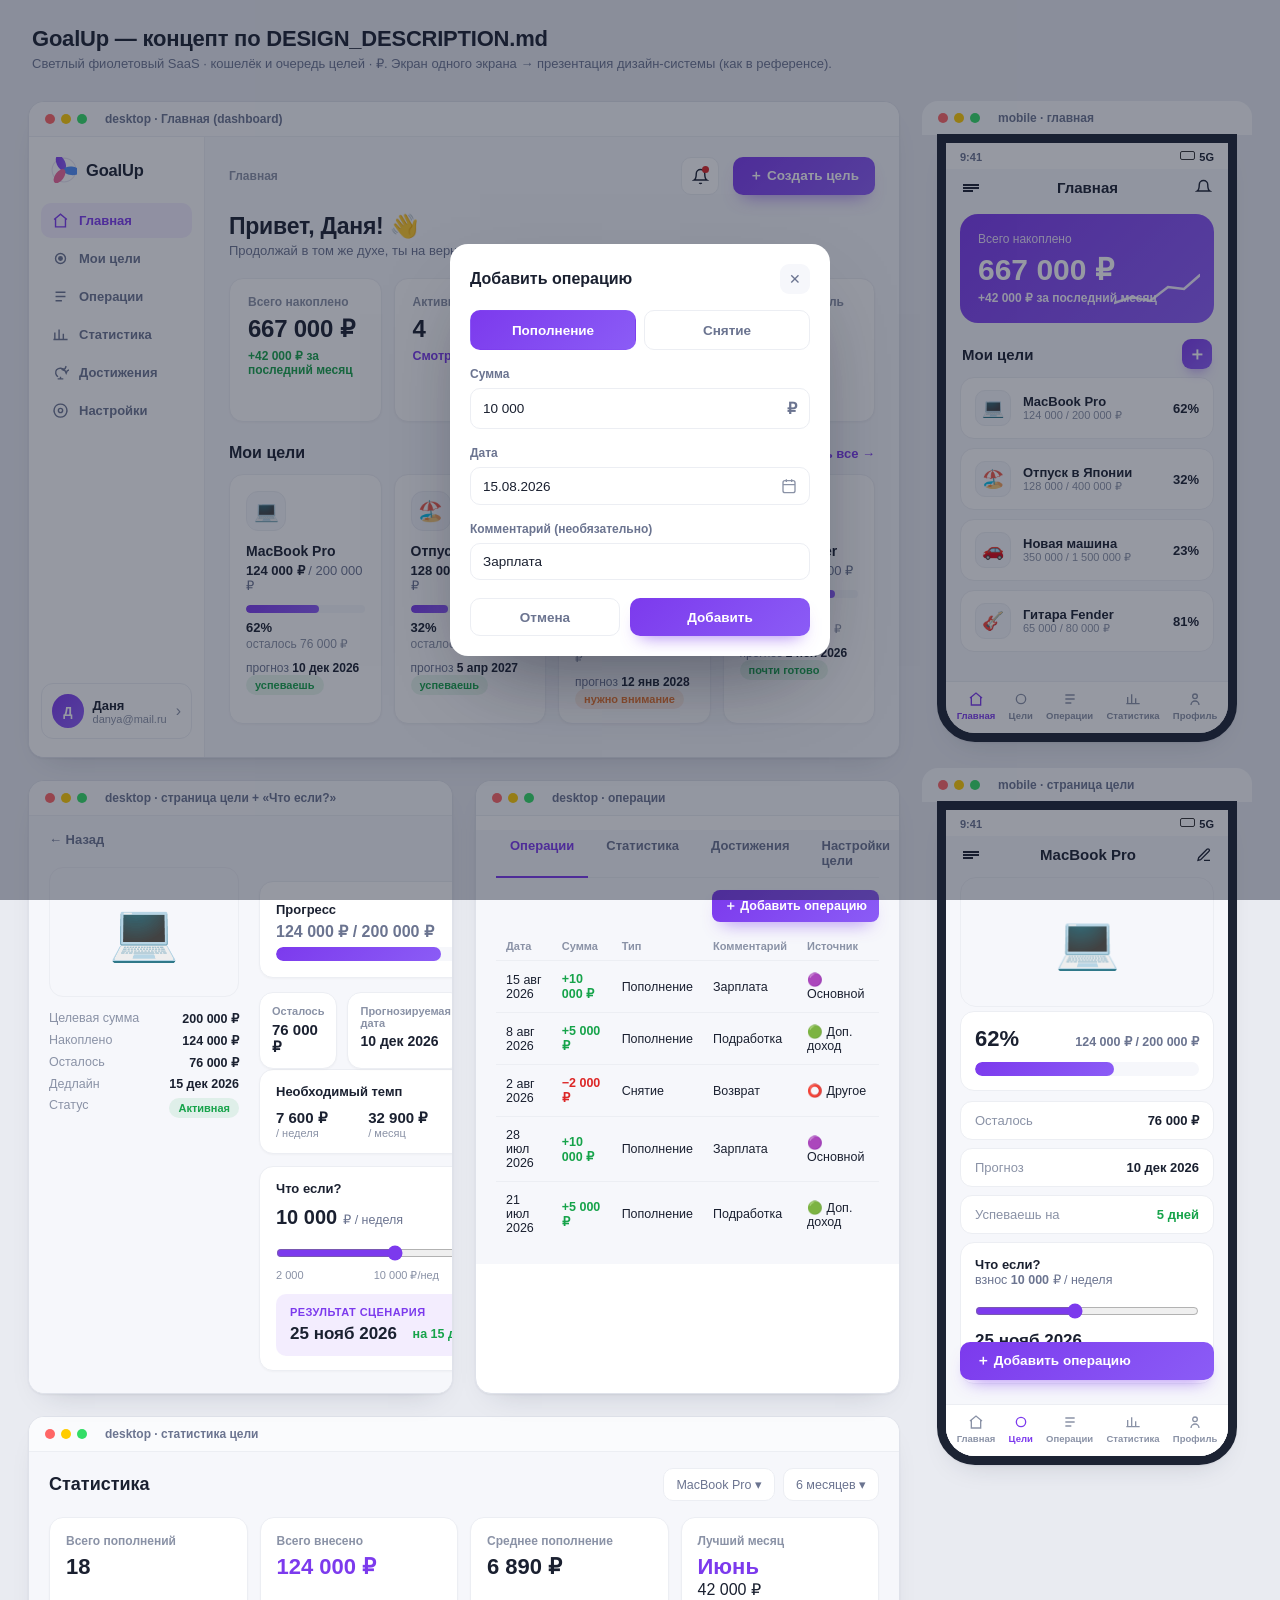
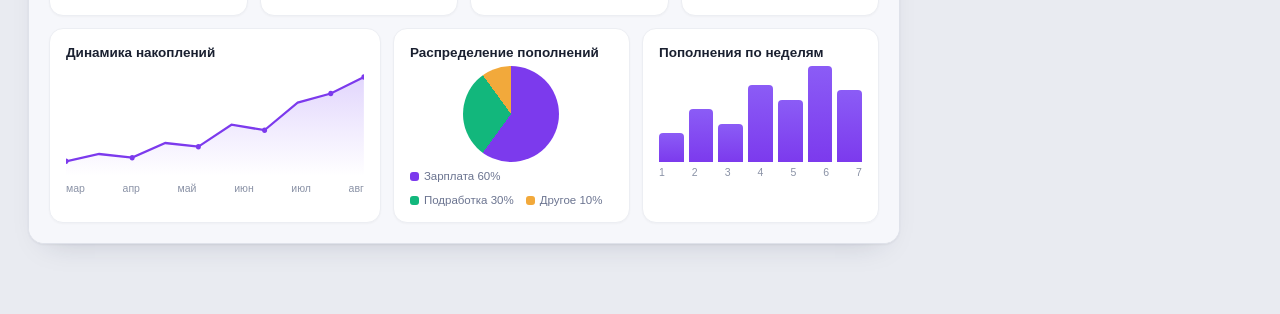
<file: design-variants/concept-1-etalon.html>
<!DOCTYPE html>
<html lang="ru">
<head>
<meta charset="UTF-8">
<meta name="viewport" content="width=device-width, initial-scale=1.0">
<title>GoalUp · Концепт по DESIGN_DESCRIPTION.md</title>
<style>
  :root {
    --canvas: #e9ebf1; --appbg: #f6f7fb; --surface: #fff;
    --line: #eceef3; --ink: #1a2030; --muted: #8a92a6; --muted2: #6b7490;
    --violet: #7c3aed; --violet2: #8b5cf6; --violets: linear-gradient(135deg,#7c3aed,#8b5cf6);
    --violetsf: rgba(124,58,237,.09);
    --green: #16a34a; --greensf: rgba(22,163,74,.1); --red: #dc2626; --orange: #ea7228; --orangesf: rgba(234,114,40,.12);
    --radius: 14px;
    --shadow: 0 1px 2px rgba(20,26,46,.05), 0 14px 30px -20px rgba(28,36,64,.25);
  }
  * { box-sizing: border-box; margin: 0; padding: 0; }
  body { font-family: -apple-system, BlinkMacSystemFont, "Segoe UI", Roboto, sans-serif; background: var(--canvas); color: var(--ink); -webkit-font-smoothing: antialiased; }

  /* ---------- Presentation canvas ---------- */
  .head { padding: 26px 32px 8px; }
  .head h1 { font-size: 22px; font-weight: 800; letter-spacing: -.01em; }
  .head p { color: var(--muted2); font-size: 13px; margin-top: 4px; }
  .canvas { padding: 22px 28px 48px; display: grid; grid-template-columns: minmax(0,1fr) 330px; gap: 22px; align-items: start; }

  .frame { background: var(--surface); border: 1px solid #dfe2ea; border-radius: 16px; box-shadow: var(--shadow); overflow: hidden; margin-bottom: 22px; }
  .frame-bar { display: flex; align-items: center; gap: 8px; padding: 10px 16px; border-bottom: 1px solid var(--line); background: #fafbfd; }
  .bar-dots { display: flex; gap: 6px; }
  .bar-dots i { width: 10px; height: 10px; border-radius: 50%; display: block; }
  .bar-dots i:nth-child(1){background:#f66}.bar-dots i:nth-child(2){background:#fc0}.bar-dots i:nth-child(3){background:#3d6}
  .bar-label { font-size: 12px; color: var(--muted2); margin-left: 10px; font-weight: 600; }
  .app { background: var(--appbg); }

  /* ---------- Shared UI ---------- */
  .btn-primary { background: var(--violets); color: #fff; border: 0; border-radius: 10px; height: 38px; padding: 0 16px; font-size: 13.5px; font-weight: 700; cursor: pointer; display: inline-flex; align-items: center; gap: 7px; box-shadow: 0 10px 18px -10px rgba(124,58,237,.7); }
  .btn-primary.sm { height: 32px; font-size: 12.5px; padding: 0 12px; border-radius: 8px; }
  .btn-ghost { background: transparent; border: 1px solid var(--line); color: var(--muted2); border-radius: 10px; height: 38px; padding: 0 14px; font-size: 13.5px; font-weight: 600; cursor: pointer; }
  .card { background: var(--surface); border: 1px solid var(--line); border-radius: var(--radius); box-shadow: 0 1px 2px rgba(20,26,46,.03); }
  .grad-text { font-size: 11px; font-weight: 700; padding: 4px 9px; border-radius: 999px; }
  .tg { color: var(--green); background: var(--greensf); }
  .to { color: var(--orange); background: var(--orangesf); }
  .tv { color: var(--violet); background: var(--violetsf); }

  /* ---------- Desktop dashboard ---------- */
  .dash { display: grid; grid-template-columns: 176px 1fr; min-height: 620px; }
  .sd { border-right: 1px solid var(--line); background: var(--surface); padding: 18px 12px; display: flex; flex-direction: column; }
  .logo { display: flex; align-items: center; gap: 9px; padding: 2px 10px 20px; font-weight: 800; font-size: 16.5px; letter-spacing: -.01em; }
  .logo svg { flex: none; }
  .sd .item { display: flex; align-items: center; gap: 10px; padding: 9px 11px; border-radius: 10px; font-size: 13px; font-weight: 600; color: var(--muted2); margin-bottom: 3px; }
  .sd .item svg { flex: none; }
  .sd .item.on { background: var(--violetsf); color: var(--violet); }
  .user { margin-top: auto; background: var(--surface); border: 1px solid var(--line); border-radius: 12px; padding: 10px; display: flex; align-items: center; gap: 9px; }
  .user .ava { width: 34px; height: 34px; border-radius: 50%; background: var(--violets); color: #fff; display: flex; align-items: center; justify-content: center; font-weight: 800; font-size: 13px; }
  .user .nm { font-size: 13px; font-weight: 700; }
  .user .em { font-size: 11px; color: var(--muted); }
  .user .ar { margin-left: auto; color: var(--muted); }

  .main { padding: 20px 24px; }
  .hrow { display: flex; align-items: center; justify-content: space-between; }
  .hrow .crumbs { font-size: 12px; color: var(--muted); font-weight: 600; }
  .hrow .act { display: flex; align-items: center; gap: 14px; }
  .bell { position: relative; width: 38px; height: 38px; border: 1px solid var(--line); border-radius: 10px; background: var(--surface); display: flex; align-items: center; justify-content: center; }
  .bell .dot { position: absolute; top: 8px; right: 9px; width: 7px; height: 7px; border-radius: 50%; background: var(--red); }
  .hello { margin-top: 18px; font-size: 23px; font-weight: 800; letter-spacing: -.01em; }
  .hello-sub { color: var(--muted2); font-size: 13px; margin-top: 3px; }

  .stats { display: grid; grid-template-columns: repeat(4, 1fr); gap: 12px; margin-top: 20px; }
  .stat { padding: 16px 18px; }
  .stat .k { font-size: 12px; color: var(--muted); font-weight: 600; }
  .stat .v { font-size: 24px; font-weight: 800; margin-top: 6px; letter-spacing: -.01em; font-variant-numeric: tabular-nums; }
  .stat .d { font-size: 12px; font-weight: 700; margin-top: 6px; }
  .stat .d.up { color: var(--green); }
  .stat .d.mut { color: var(--muted); font-weight: 600; }
  .stat .lnk { color: var(--violet); font-weight: 700; font-size: 12.5px; }

  .sec { display: flex; align-items: center; justify-content: space-between; margin: 22px 0 12px; }
  .sec h2 { font-size: 16px; font-weight: 800; }
  .sec .more { color: var(--violet); font-size: 13px; font-weight: 700; }

  .goals { display: grid; grid-template-columns: repeat(4, 1fr); gap: 12px; }
  .goal { padding: 16px; }
  .g-ico { width: 40px; height: 40px; border-radius: 12px; background: var(--appbg); border: 1px solid var(--line); display: flex; align-items: center; justify-content: center; font-size: 20px; }
  .g-name { font-size: 14px; font-weight: 700; margin-top: 12px; }
  .g-amt { font-size: 13px; color: var(--muted2); margin-top: 4px; font-variant-numeric: tabular-nums; }
  .g-amt b { color: var(--ink); }
  .bar { height: 8px; border-radius: 99px; background: var(--appbg); margin-top: 12px; overflow: hidden; }
  .bar i { display: block; height: 100%; background: var(--violets); border-radius: inherit; }
  .g-pc { font-size: 13px; font-weight: 800; margin-top: 7px; }
  .g-rest { font-size: 12px; color: var(--muted); margin-top: 2px; }
  .g-fc { margin-top: 10px; font-size: 12px; color: var(--muted2); }
  .g-fc b { color: var(--ink); }

  /* ---------- Desktop: goal detail + ops row ---------- */
  .row2 { display: grid; grid-template-columns: 1fr 1fr; gap: 22px; }

  .gd { padding: 0 20px 22px; display: grid; grid-template-columns: 190px 1fr; gap: 20px; min-height: 400px; }
  .gd .back { grid-column: 1 / -1; padding-top: 16px; font-size: 13px; font-weight: 600; color: var(--muted2); }
  .gd .back svg { vertical-align: -2px; }
  .g-img { background: var(--appbg); border: 1px solid var(--line); border-radius: var(--radius); height: 130px; display: flex; align-items: center; justify-content: center; font-size: 56px; }
  .params { margin-top: 14px; display: flex; flex-direction: column; gap: 7px; font-size: 12.5px; }
  .params .row { display: flex; justify-content: space-between; gap: 8px; }
  .params .k { color: var(--muted); }
  .params .v { font-weight: 700; }
  .prg { margin-top: 14px; }
  .prg .head { display: flex; justify-content: space-between; align-items: center; padding: 0; }
  .prg .head .pct { font-size: 22px; font-weight: 800; }
  .prg .head .amt { font-size: 13px; color: var(--muted2); }
  .bar.big { height: 14px; margin-top: 10px; }
  .kpis { display: grid; grid-template-columns: repeat(3, 1fr); gap: 10px; margin-top: 14px; }
  .kpi { padding: 12px; }
  .kpi .k { font-size: 11px; color: var(--muted); font-weight: 600; }
  .kpi .v { font-size: 15px; font-weight: 800; margin-top: 4px; }
  .kpi .v.green { color: var(--green); }
  .pace { padding: 14px 16px; }
  .pace .ttl { font-size: 13px; font-weight: 800; margin-bottom: 10px; }
  .pace .cols { display: grid; grid-template-columns: repeat(3, 1fr); gap: 10px; }
  .pace .c { font-size: 15px; font-weight: 800; }
  .pace .s { font-size: 11px; color: var(--muted); }
  .therest { padding: 14px 16px; margin-top: 12px; }
  .therest .ttl { font-size: 13px; font-weight: 800; }
  .therest .cur { display: flex; align-items: baseline; gap: 6px; margin-top: 10px; }
  .therest .cur b { font-size: 20px; font-weight: 800; }
  .therest .cur span { color: var(--muted2); font-size: 12.5px; }
  input[type=range] { width: 100%; margin-top: 12px; accent-color: var(--violet); height: 24px; }
  .scale { display: flex; justify-content: space-between; font-size: 11px; color: var(--muted); }
  .result { margin-top: 12px; background: var(--violetsf); border-radius: 10px; padding: 12px 14px; }
  .result .lbl { font-size: 11px; color: var(--violet); font-weight: 700; text-transform: uppercase; letter-spacing: .04em; }
  .result .line { display: flex; justify-content: space-between; align-items: center; margin-top: 6px; }
  .result .date { font-size: 17px; font-weight: 800; }
  .result .win { font-size: 12.5px; color: var(--green); font-weight: 700; }

  /* Ops */
  .ops { padding: 0 20px 18px; }
  .tabs { display: flex; gap: 4px; margin: 14px 0 12px; border-bottom: 1px solid var(--line); }
  .tab { padding: 8px 14px; font-size: 13px; font-weight: 700; color: var(--muted2); border-bottom: 2px solid transparent; margin-bottom: -1px; cursor: pointer; }
  .tab.on { color: var(--violet); border-color: var(--violet); }
  .ops .rt { display: flex; justify-content: flex-end; align-items: center; margin-bottom: 10px; }
  table.ops-t { width: 100%; border-collapse: collapse; font-size: 12.5px; }
  .ops-t th { text-align: left; color: var(--muted); font-weight: 600; font-size: 11px; padding: 8px 10px; border-bottom: 1px solid var(--line); }
  .ops-t td { padding: 11px 10px; border-bottom: 1px solid var(--line); }
  .ops-t tr:last-child td { border-bottom: 0; }
  .amt { font-weight: 800; font-variant-numeric: tabular-nums; }
  .amt.in { color: var(--green); } .amt.out { color: var(--red); }

  /* Stats screen */
  .stts { padding: 0 20px 20px; }
  .stts .top { display: flex; align-items: center; justify-content: space-between; padding: 16px 0 0; }
  .sel { border: 1px solid var(--line); border-radius: 10px; padding: 8px 12px; font-size: 12.5px; color: var(--muted2); background: var(--surface); display: inline-flex; align-items: center; gap: 8px; }
  .st-kpis { display: grid; grid-template-columns: repeat(4,1fr); gap: 12px; margin-top: 16px; }
  .st-card { padding: 16px; }
  .st-card .k { font-size: 12px; color: var(--muted); font-weight: 600; }
  .st-card .v { font-size: 22px; font-weight: 800; margin-top: 6px; }
  .st-card .v b { color: var(--violet); }
  .charts { display: grid; grid-template-columns: 1.4fr 1fr 1fr; gap: 12px; margin-top: 12px; }
  .ch td { font-size: 12.5px; padding: 5px 0; color: var(--muted2); }
  .ch h4 { font-size: 13.5px; font-weight: 800; margin-bottom: 6px; }
  .legend { display: flex; gap: 12px; margin-top: 8px; font-size: 11.5px; color: var(--muted2); flex-wrap: wrap; }
  .legend i { width: 9px; height: 9px; border-radius: 3px; display: inline-block; margin-right: 5px; vertical-align: -1px; }

  /* ---------- Phones ---------- */
  .phone { width: 300px; margin: 0 auto; background: #fff; border: 9px solid #1c2333; border-radius: 38px; overflow: hidden; box-shadow: var(--shadow); }
  .phone .notch { display: flex; justify-content: space-between; align-items: center; padding: 8px 14px 6px; font-size: 11px; font-weight: 700; }
  .phone .notch .t { color: var(--muted2); }
  .phone .scr { background: var(--appbg); min-height: 560px; position: relative; padding-bottom: 72px; }
  .p-top { display: flex; justify-content: space-between; align-items: center; padding: 10px 16px; }
  .p-title { font-size: 15px; font-weight: 800; }
  .sum { background: var(--violets); color: #fff; border-radius: 18px; margin: 8px 14px 0; padding: 18px; position: relative; overflow: hidden; }
  .sum .k { font-size: 12px; opacity: .85; }
  .sum .v { font-size: 30px; font-weight: 800; margin-top: 6px; }
  .sum .delta { font-size: 12px; font-weight: 700; margin-top: 4px; opacity: .95; }
  .sum svg { position: absolute; right: 14px; bottom: 14px; }
  .p-sec { display: flex; justify-content: space-between; align-items: center; padding: 16px 16px 8px; font-size: 15px; font-weight: 800; }
  .plus { width: 30px; height: 30px; border-radius: 9px; background: var(--violets); color: #fff; display: flex; align-items: center; justify-content: center; font-size: 18px; box-shadow: 0 8px 14px -8px rgba(124,58,237,.8); }
  .p-goal { background: var(--surface); border: 1px solid var(--line); border-radius: var(--radius); padding: 12px 14px; margin: 0 14px 9px; display: flex; align-items: center; gap: 12px; }
  .p-goal .i { width: 36px; height: 36px; border-radius: 10px; background: var(--appbg); border: 1px solid var(--line); display: flex; align-items: center; justify-content: center; font-size: 18px; flex: none; }
  .p-goal .n { font-size: 13px; font-weight: 700; }
  .p-goal .s { font-size: 11px; color: var(--muted); }
  .p-goal .pc { margin-left: auto; font-weight: 800; font-size: 13px; }
  .p-goal .mini-bar { position: absolute; }
  .pnv { position: absolute; bottom: 0; left: 0; right: 0; background: #fff; border-top: 1px solid var(--line); display: flex; justify-content: space-around; padding: 9px 4px 12px; }
  .pnv .it { display: flex; flex-direction: column; align-items: center; gap: 3px; font-size: 9.5px; color: var(--muted); font-weight: 600; }
  .pnv .it.on { color: var(--violet); }

  /* mobile goal */
  .p-hero { height: 130px; background: var(--appbg); border: 1px solid var(--line); margin: 4px 14px; border-radius: 16px; display: flex; align-items: center; justify-content: center; font-size: 52px; }
  .p-progbox { background: var(--surface); border: 1px solid var(--line); border-radius: var(--radius); margin: 0 14px 10px; padding: 14px; }
  .p-progbox .row { display: flex; justify-content: space-between; align-items: baseline; }
  .p-progbox .pct { font-size: 22px; font-weight: 800; }
  .p-progbox .amt { font-size: 12.5px; color: var(--muted2); }
  .p-rows { margin: 0 14px; }
  .p-row { display: flex; justify-content: space-between; background: var(--surface); border: 1px solid var(--line); border-radius: 12px; padding: 11px 14px; font-size: 13px; margin-bottom: 8px; }
  .p-row .k { color: var(--muted); } .p-row .v { font-weight: 700; }
  .p-row .v.green { color: var(--green); }
  .p-what { background: var(--surface); border: 1px solid var(--line); border-radius: var(--radius); margin: 0 14px; padding: 14px; }
  .p-what .n { font-size: 12.5px; color: var(--muted2); }
  .p-what .d { font-size: 17px; font-weight: 800; margin-top: 4px; }
  .p-what .win { color: var(--green); font-size: 12px; font-weight: 700; margin-top: 4px; }
  .cta-mobile { position: absolute; bottom: 76px; left: 14px; right: 14px; }

  /* ---------- Modal ---------- */
  .modal-ov { position: fixed; inset: 0; background: rgba(24,30,50,.45); display: flex; align-items: center; justify-content: center; z-index: 10; transition: opacity .18s; }
  .modal-ov.hidden { opacity: 0; pointer-events: none; }
  .modal { width: 380px; background: #fff; border-radius: 18px; box-shadow: 0 40px 80px -30px rgba(15,20,40,.5); padding: 20px; }
  .m-head { display: flex; justify-content: space-between; align-items: center; font-size: 16px; font-weight: 800; }
  .m-x { width: 30px; height: 30px; border-radius: 9px; border: 0; background: var(--appbg); color: var(--muted2); cursor: pointer; font-size: 14px; }
  .seg2 { display: grid; grid-template-columns: 1fr 1fr; gap: 8px; margin-top: 16px; }
  .seg2 button { border: 1px solid var(--line); background: #fff; border-radius: 10px; height: 40px; font-size: 13.5px; font-weight: 700; color: var(--muted2); cursor: pointer; }
  .seg2 button.on { background: var(--violets); color: #fff; border-color: transparent; }
  .field { margin-top: 14px; }
  .field label { font-size: 12px; color: var(--muted2); font-weight: 600; }
  .in-wrap { display: flex; align-items: center; gap: 8px; border: 1px solid var(--line); border-radius: 10px; padding: 10px 12px; margin-top: 6px; }
  .in-wrap input { border: 0; outline: 0; font-size: 13.5px; width: 100%; color: var(--ink); }
  .in-wrap .ic { color: var(--muted); display: flex; }
  .m-actions { display: grid; grid-template-columns: 1fr 1.2fr; gap: 10px; margin-top: 18px; }
</style>
</head>
<body>

<div class="head">
  <h1>GoalUp — концепт по DESIGN_DESCRIPTION.md</h1>
  <p>Светлый фиолетовый SaaS · кошелёк и очередь целей · ₽. Экран одного экрана → презентация дизайн-системы (как в референсе).</p>
</div>

<div class="canvas">

  <!-- LEFT COLUMN -->
  <div>
    <!-- Desktop dashboard -->
    <div class="frame">
      <div class="frame-bar"><span class="bar-dots"><i></i><i></i><i></i></span><span class="bar-label">desktop · Главная (dashboard)</span></div>
      <div class="dash app">
        <aside class="sd">
          <div class="logo">
            <svg width="26" height="26" viewBox="0 0 24 24"><defs><linearGradient id="lp1" x1="0" y1="0" x2="1" y2="1"><stop offset="0" stop-color="#7c3aed"/><stop offset="1" stop-color="#8b5cf6"/></linearGradient></defs><circle cx="12" cy="12" r="11" fill="#fff" stroke="#e6e3ef"/><g fill="url(#lp1)"><ellipse cx="12" cy="5" rx="4" ry="7.5" transform="rotate(-24 12 12)"/></g><ellipse cx="12" cy="5" rx="4" ry="7.5" fill="#4f8df7" transform="rotate(96 12 12)"/><ellipse cx="12" cy="5" rx="4" ry="7.5" fill="#ed679a" transform="rotate(216 12 12)"/></svg>
            GoalUp
          </div>
          <div class="item on">
            <svg width="17" height="17" viewBox="0 0 24 24" fill="none" stroke="currentColor" stroke-width="2"><path d="M3 10.5 12 3l9 7.5"/><path d="M5 9.5V21h14V9.5"/></svg>Главная
          </div>
          <div class="item"><svg width="17" height="17" viewBox="0 0 24 24" fill="none" stroke="currentColor" stroke-width="2"><circle cx="12" cy="12" r="7"/><circle cx="12" cy="12" r="2.5" fill="currentColor"/></svg>Мои цели</div>
          <div class="item"><svg width="17" height="17" viewBox="0 0 24 24" fill="none" stroke="currentColor" stroke-width="2"><path d="M5 6h14M5 12h14M5 18h9"/></svg>Операции</div>
          <div class="item"><svg width="17" height="17" viewBox="0 0 24 24" fill="none" stroke="currentColor" stroke-width="2"><path d="M4 19V9M10 19V5M16 19v-8M22 19H2"/></svg>Статистика</div>
          <div class="item"><svg width="17" height="17" viewBox="0 0 24 24" fill="none" stroke="currentColor" stroke-width="2"><path d="M8 21h8M12 18v3M8.5 18a7 7 0 0 1-2-10A8 8 0 0 1 18 9"/><path d="M20 3l-1.5 3.5L15 8l3.5 1.5L20 13l1.5-3.5L25 8"/></svg></svg>Достижения</div>
          <div class="item"><svg width="17" height="17" viewBox="0 0 24 24" fill="none" stroke="currentColor" stroke-width="2"><circle cx="12" cy="12" r="3"/><path d="M12 3a9 9 0 0 1 8.6 6 9 9 0 0 1 0 6 9 9 0 0 1-17.2 0 9 9 0 0 1 0-6A9 9 0 0 1 12 3Z"/></svg>Настройки</div>
          <div class="user">
            <div class="ava">Д</div>
            <div><div class="nm">Даня</div><div class="em">danya@mail.ru</div></div>
            <span class="ar">›</span>
          </div>
        </aside>
        <div class="main">
          <div class="hrow">
            <div class="crumbs">Главная</div>
            <div class="act">
              <div class="bell"><span class="dot"></span><svg width="17" height="17" viewBox="0 0 24 24" fill="none" stroke="currentColor" stroke-width="2"><path d="M18 8a6 6 0 0 0-12 0c0 7-3 9-3 9h18s-3-2-3-9M13.7 21a2 2 0 0 1-3.4 0"/></svg></div>
              <button class="btn-primary" onclick="document.getElementById('modal').classList.remove('hidden')">＋ Создать цель</button>
            </div>
          </div>
          <div class="hello">Привет, Даня! 👋</div>
          <div class="hello-sub">Продолжай в том же духе, ты на верном пути к своим целям.</div>

          <div class="stats">
            <div class="card stat"><div class="k">Всего накоплено</div><div class="v">667 000 ₽</div><div class="d up">+42 000 ₽ за последний месяц</div></div>
            <div class="card stat"><div class="k">Активные цели</div><div class="v">4</div><div class="d"><span class="lnk">Смотреть все →</span></div></div>
            <div class="card stat"><div class="k">Средний темп</div><div class="v">12 700 ₽/нед</div><div class="d up">+1 500 ₽ больше, чем раньше</div></div>
            <div class="card stat"><div class="k">Ближайшая цель</div><div class="v" style="font-size:19px">MacBook Pro</div><div class="d mut">Через 84 дня</div></div>
          </div>

          <div class="sec"><h2>Мои цели</h2><span class="more">Смотреть все →</span></div>
          <div class="goals">
            <div class="card goal">
              <div class="g-ico">💻</div>
              <div class="g-name">MacBook Pro</div>
              <div class="g-amt"><b>124 000 ₽</b> / 200 000 ₽</div>
              <div class="bar"><i style="width:62%"></i></div>
              <div class="g-pc">62%</div>
              <div class="g-rest">осталось 76 000 ₽</div>
              <div class="g-fc">прогноз <b>10 дек 2026</b></div>
              <span class="grad-text tg">успеваешь</span>
            </div>
            <div class="card goal">
              <div class="g-ico">🏖️</div>
              <div class="g-name">Отпуск в Японии</div>
              <div class="g-amt"><b>128 000 ₽</b> / 400 000 ₽</div>
              <div class="bar"><i style="width:32%"></i></div>
              <div class="g-pc">32%</div>
              <div class="g-rest">осталось 272 000 ₽</div>
              <div class="g-fc">прогноз <b>5 апр 2027</b></div>
              <span class="grad-text tg">успеваешь</span>
            </div>
            <div class="card goal">
              <div class="g-ico">🚗</div>
              <div class="g-name">Новая машина</div>
              <div class="g-amt"><b>350 000 ₽</b> / 1 500 000 ₽</div>
              <div class="bar"><i style="width:23%"></i></div>
              <div class="g-pc">23%</div>
              <div class="g-rest">осталось 1 150 000 ₽</div>
              <div class="g-fc">прогноз <b>12 янв 2028</b></div>
              <span class="grad-text to">нужно внимание</span>
            </div>
            <div class="card goal">
              <div class="g-ico">🎸</div>
              <div class="g-name">Гитара Fender</div>
              <div class="g-amt"><b>65 000 ₽</b> / 80 000 ₽</div>
              <div class="bar"><i style="width:81%"></i></div>
              <div class="g-pc">81%</div>
              <div class="g-rest">осталось 15 000 ₽</div>
              <div class="g-fc">прогноз <b>2 ноя 2026</b></div>
              <span class="grad-text tg">почти готово</span>
            </div>
          </div>
        </div>
      </div>
    </div>

    <div class="row2">
      <!-- Goal detail -->
      <div class="frame">
        <div class="frame-bar"><span class="bar-dots"><i></i><i></i><i></i></span><span class="bar-label">desktop · страница цели + «Что если?»</span></div>
        <div class="gd app">
          <div class="back">← Назад</div>
          <div>
            <div class="g-img">💻</div>
            <div class="params">
              <div class="row"><span class="k">Целевая сумма</span><span class="v">200 000 ₽</span></div>
              <div class="row"><span class="k">Накоплено</span><span class="v">124 000 ₽</span></div>
              <div class="row"><span class="k">Осталось</span><span class="v">76 000 ₽</span></div>
              <div class="row"><span class="k">Дедлайн</span><span class="v">15 дек 2026</span></div>
              <div class="row"><span class="k">Статус</span><span class="grad-text tg">Активная</span></div>
            </div>
          </div>
          <div>
            <div class="card prg">
              <div class="head" style="padding:14px 16px 0">
                <span style="font-size:13px;font-weight:800">Прогресс</span>
                <span class="pct">62%</span>
              </div>
              <div style="padding:0 16px"><div class="amt" style="color:var(--muted2)">124 000 ₽ / 200 000 ₽</div></div>
              <div class="bar big" style="margin:6px 16px 16px"><i style="width:62%"></i></div>
            </div>
            <div class="kpis">
              <div class="card kpi"><div class="k">Осталось</div><div class="v">76 000 ₽</div></div>
              <div class="card kpi"><div class="k">Прогнозируемая дата</div><div class="v" style="font-size:14px">10 дек 2026</div></div>
              <div class="card kpi"><div class="k">Успеваешь на</div><div class="v green">5 дней</div></div>
            </div>
            <div class="card pace">
              <div class="ttl">Необходимый темп</div>
              <div class="cols">
                <div><div class="c">7 600 ₽</div><div class="s">/ неделя</div></div>
                <div><div class="c">32 900 ₽</div><div class="s">/ месяц</div></div>
                <div><div class="c">1 100 ₽</div><div class="s">/ день</div></div>
              </div>
            </div>
            <div class="card therest">
              <div class="ttl">Что если?</div>
              <div class="cur"><b id="wsVal">10 000</b><span>₽ / неделя</span></div>
              <input id="ws" type="range" min="2000" max="20000" step="1000" value="10000" oninput="whatif(this.value)">
              <div class="scale"><span>2 000</span><span id="wsNow">10 000 ₽/нед</span><span>20 000</span></div>
              <div class="result">
                <div class="lbl">Результат сценария</div>
                <div class="line"><span class="date" id="wsDate">25 нояб 2026</span><span class="win" id="wsWin">на 15 дней раньше</span></div>
              </div>
            </div>
          </div>
        </div>
      </div>

      <!-- Operations -->
      <div class="frame">
        <div class="frame-bar"><span class="bar-dots"><i></i><i></i><i></i></span><span class="bar-label">desktop · операции</span></div>
        <div class="ops app">
          <div class="tabs">
            <span class="tab on">Операции</span>
            <span class="tab">Статистика</span>
            <span class="tab">Достижения</span>
            <span class="tab">Настройки цели</span>
          </div>
          <div class="rt">
            <button class="btn-primary sm" onclick="document.getElementById('modal').classList.remove('hidden')">＋ Добавить операцию</button>
          </div>
          <table class="ops-t">
            <thead><tr><th>Дата</th><th>Сумма</th><th>Тип</th><th>Комментарий</th><th>Источник</th></tr></thead>
            <tbody>
              <tr><td>15 авг 2026</td><td class="amt in">+10 000 ₽</td><td>Пополнение</td><td>Зарплата</td><td>🟣 Основной</td></tr>
              <tr><td>8 авг 2026</td><td class="amt in">+5 000 ₽</td><td>Пополнение</td><td>Подработка</td><td>🟢 Доп. доход</td></tr>
              <tr><td>2 авг 2026</td><td class="amt out">−2 000 ₽</td><td>Снятие</td><td>Возврат</td><td>⭕ Другое</td></tr>
              <tr><td>28 июл 2026</td><td class="amt in">+10 000 ₽</td><td>Пополнение</td><td>Зарплата</td><td>🟣 Основной</td></tr>
              <tr><td>21 июл 2026</td><td class="amt in">+5 000 ₽</td><td>Пополнение</td><td>Подработка</td><td>🟢 Доп. доход</td></tr>
            </tbody>
          </table>
        </div>
      </div>
    </div>

    <!-- Statistics -->
    <div class="frame">
      <div class="frame-bar"><span class="bar-dots"><i></i><i></i><i></i></span><span class="bar-label">desktop · статистика цели</span></div>
      <div class="stts app">
        <div class="top">
          <h2 style="font-size:18px;font-weight:800">Статистика</h2>
          <div style="display:flex;gap:8px">
            <span class="sel">MacBook Pro ▾</span>
            <span class="sel">6 месяцев ▾</span>
          </div>
        </div>
        <div class="st-kpis">
          <div class="card st-card"><div class="k">Всего пополнений</div><div class="v">18</div></div>
          <div class="card st-card"><div class="k">Всего внесено</div><div class="v" style="color:var(--violet)">124 000 ₽</div></div>
          <div class="card st-card"><div class="k">Среднее пополнение</div><div class="v">6 890 ₽</div></div>
          <div class="card st-card"><div class="k">Лучший месяц</div><div class="v"><b>Июнь</b></div><div class="d mut">42 000 ₽</div></div>
        </div>
        <div class="charts">
          <div class="card st-card ch">
            <h4>Динамика накоплений</h4>
            <svg viewBox="0 0 360 120" width="100%" height="110" preserveAspectRatio="none">
              <defs>
                <linearGradient id="area" x1="0" y1="0" x2="0" y2="1">
                  <stop offset="0" stop-color="#8b5cf6" stop-opacity=".25"/>
                  <stop offset="1" stop-color="#8b5cf6" stop-opacity="0"/>
                </linearGradient>
              </defs>
              <path d="M0 104 L40 96 L80 100 L120 84 L160 88 L200 64 L240 70 L280 40 L320 30 L360 12 L360 120 L0 120 Z" fill="url(#area)"/>
              <path d="M0 104 L40 96 L80 100 L120 84 L160 88 L200 64 L240 70 L280 40 L320 30 L360 12" fill="none" stroke="#7c3aed" stroke-width="2.5" stroke-linecap="round"/>
              <g fill="#7c3aed"><circle cx="0" cy="104" r="3"/><circle cx="80" cy="100" r="3"/><circle cx="160" cy="88" r="3"/><circle cx="240" cy="70" r="3"/><circle cx="320" cy="30" r="3"/><circle cx="360" cy="12" r="3"/></g>
            </svg>
            <div style="display:flex;justify-content:space-between;font-size:10.5px;color:var(--muted);margin-top:2px"><span>мар</span><span>апр</span><span>май</span><span>июн</span><span>июл</span><span>авг</span></div>
          </div>
          <div class="card st-card ch">
            <h4>Распределение пополнений</h4>
            <div style="width:96px;height:96px;border-radius:50%;margin:4px auto;background:conic-gradient(#7c3aed 0 60%, #12b77c 60% 90%, #f2a93b 90% 100%)"></div>
            <div class="legend">
              <span><i style="background:#7c3aed"></i>Зарплата 60%</span>
              <span><i style="background:#12b77c"></i>Подработка 30%</span>
              <span><i style="background:#f2a93b"></i>Другое 10%</span>
            </div>
          </div>
          <div class="card st-card ch">
            <h4>Пополнения по неделям</h4>
            <div style="display:flex;align-items:flex-end;gap:5px;height:96px">
              <div style="flex:1;height:30%;background:linear-gradient(180deg,#8b5cf6,#7c3aed);border-radius:4px 4px 0 0"></div>
              <div style="flex:1;height:55%;background:linear-gradient(180deg,#8b5cf6,#7c3aed);border-radius:4px 4px 0 0"></div>
              <div style="flex:1;height:40%;background:linear-gradient(180deg,#8b5cf6,#7c3aed);border-radius:4px 4px 0 0"></div>
              <div style="flex:1;height:80%;background:linear-gradient(180deg,#8b5cf6,#7c3aed);border-radius:4px 4px 0 0"></div>
              <div style="flex:1;height:65%;background:linear-gradient(180deg,#8b5cf6,#7c3aed);border-radius:4px 4px 0 0"></div>
              <div style="flex:1;height:100%;background:linear-gradient(180deg,#8b5cf6,#7c3aed);border-radius:4px 4px 0 0"></div>
              <div style="flex:1;height:75%;background:linear-gradient(180deg,#8b5cf6,#7c3aed);border-radius:4px 4px 0 0"></div>
            </div>
            <div style="display:flex;justify-content:space-between;font-size:10.5px;color:var(--muted);margin-top:4px"><span>1</span><span>2</span><span>3</span><span>4</span><span>5</span><span>6</span><span>7</span></div>
          </div>
        </div>
      </div>
    </div>
  </div>

  <!-- RIGHT COLUMN: phones -->
  <div style="display:flex;flex-direction:column;gap:26px;position:sticky;top:16px">
    <div>
      <div class="frame-bar" style="border-bottom:0;border-radius:16px 16px 0 0"><span class="bar-dots"><i></i><i></i><i></i></span><span class="bar-label">mobile · главная</span></div>
      <div class="phone" style="margin-top:-1px;border-radius:0 0 38px 38px">
        <div class="notch"><span class="t">9:41</span><span style="display:flex;gap:4px"><i style="width:15px;height:9px;border:1.5px solid #333;border-radius:2px;display:block"></i><span style="font-weight:700">5G</span></span></div>
        <div class="scr">
          <div class="p-top">
            <svg width="18" height="12" viewBox="0 0 18 12" fill="none" stroke="#1a2030" stroke-width="2"><path d="M1 3h16M1 6h16M1 9h10"/></svg>
            <span class="p-title">Главная</span>
            <svg width="17" height="17" viewBox="0 0 24 24" fill="none" stroke="#1a2030" stroke-width="2"><path d="M18 8a6 6 0 0 0-12 0c0 7-3 9-3 9h18s-3-2-3-9"/></svg>
          </div>
          <div class="sum">
            <div class="k">Всего накоплено</div>
            <div class="v">667 000 ₽</div>
            <div class="delta">+42 000 ₽ за последний месяц</div>
            <svg width="86" height="40" viewBox="0 0 86 40" fill="none" preserveAspectRatio="none">
              <path d="M0 34 L18 28 L36 32 L54 18 L70 20 L86 6" stroke="rgba(255,255,255,.9)" stroke-width="2.5" stroke-linecap="round"/>
            </svg>
          </div>
          <div class="p-sec">Мои цели <span class="plus">＋</span></div>
          <div class="p-goal"><span class="i">💻</span><div><div class="n">MacBook Pro</div><div class="s">124 000 / 200 000 ₽</div></div><span class="pc">62%</span></div>
          <div class="p-goal"><span class="i">🏖️</span><div><div class="n">Отпуск в Японии</div><div class="s">128 000 / 400 000 ₽</div></div><span class="pc">32%</span></div>
          <div class="p-goal"><span class="i">🚗</span><div><div class="n">Новая машина</div><div class="s">350 000 / 1 500 000 ₽</div></div><span class="pc">23%</span></div>
          <div class="p-goal"><span class="i">🎸</span><div><div class="n">Гитара Fender</div><div class="s">65 000 / 80 000 ₽</div></div><span class="pc">81%</span></div>
          <div class="pnv">
            <span class="it on"><svg width="16" height="16" viewBox="0 0 24 24" fill="none" stroke="currentColor" stroke-width="2"><path d="M3 10.5 12 3l9 7.5M5 9.5V21h14V9.5"/></svg>Главная</span>
            <span class="it"><svg width="16" height="16" viewBox="0 0 24 24" fill="none" stroke="currentColor" stroke-width="2"><circle cx="12" cy="12" r="7"/></svg>Цели</span>
            <span class="it"><svg width="16" height="16" viewBox="0 0 24 24" fill="none" stroke="currentColor" stroke-width="2"><path d="M5 6h14M5 12h14M5 18h9"/></svg>Операции</span>
            <span class="it"><svg width="16" height="16" viewBox="0 0 24 24" fill="none" stroke="currentColor" stroke-width="2"><path d="M4 19V9M10 19V5M16 19v-8M22 19H2"/></svg>Статистика</span>
            <span class="it"><svg width="16" height="16" viewBox="0 0 24 24" fill="none" stroke="currentColor" stroke-width="2"><circle cx="12" cy="8" r="3.5"/><path d="M6 21a6 6 0 0 1 12 0"/></svg>Профиль</span>
          </div>
        </div>
      </div>
    </div>

    <div>
      <div class="frame-bar" style="border-bottom:0;border-radius:16px 16px 0 0"><span class="bar-dots"><i></i><i></i><i></i></span><span class="bar-label">mobile · страница цели</span></div>
      <div class="phone" style="margin-top:-1px;border-radius:0 0 38px 38px">
        <div class="notch"><span class="t">9:41</span><span style="display:flex;gap:4px"><i style="width:15px;height:9px;border:1.5px solid #333;border-radius:2px;display:block"></i><span style="font-weight:700">5G</span></span></div>
        <div class="scr">
          <div class="p-top">
            <svg width="18" height="12" viewBox="0 0 18 12" fill="none" stroke="#1a2030" stroke-width="2"><path d="M1 3h16M1 6h16M1 9h10"/></svg>
            <span class="p-title">MacBook Pro</span>
            <svg width="16" height="16" viewBox="0 0 24 24" fill="none" stroke="#1a2030" stroke-width="2"><path d="M12 20h9M16.5 3.5a2.1 2.1 0 0 1 3 3L7 19l-4 1 1-4Z"/></svg>
          </div>
          <div class="p-hero">💻</div>
          <div class="p-progbox">
            <div class="row"><span class="pct">62%</span><span class="amt">124 000 ₽ / 200 000 ₽</span></div>
            <div class="bar big" style="margin-top:10px"><i style="width:62%"></i></div>
          </div>
          <div class="p-rows">
            <div class="p-row"><span class="k">Осталось</span><span class="v">76 000 ₽</span></div>
            <div class="p-row"><span class="k">Прогноз</span><span class="v">10 дек 2026</span></div>
            <div class="p-row"><span class="k">Успеваешь на</span><span class="v green">5 дней</span></div>
          </div>
          <div class="p-what">
            <div style="font-weight:800;font-size:13px">Что если?</div>
            <div class="n">взнос <b id="pws">10 000</b> ₽ / неделя</div>
            <input type="range" min="2000" max="20000" step="1000" value="10000" oninput="pWhat(this.value)">
            <div class="d" id="pwd">25 нояб 2026</div>
            <div class="win" id="pwwin">на 15 дней раньше</div>
          </div>
          <button class="btn-primary cta-mobile" onclick="document.getElementById('modal').classList.remove('hidden')">＋ Добавить операцию</button>
          <div class="pnv">
            <span class="it"><svg width="16" height="16" viewBox="0 0 24 24" fill="none" stroke="currentColor" stroke-width="2"><path d="M3 10.5 12 3l9 7.5M5 9.5V21h14V9.5"/></svg>Главная</span>
            <span class="it on"><svg width="16" height="16" viewBox="0 0 24 24" fill="none" stroke="currentColor" stroke-width="2"><circle cx="12" cy="12" r="7"/></svg>Цели</span>
            <span class="it"><svg width="16" height="16" viewBox="0 0 24 24" fill="none" stroke="currentColor" stroke-width="2"><path d="M5 6h14M5 12h14M5 18h9"/></svg>Операции</span>
            <span class="it"><svg width="16" height="16" viewBox="0 0 24 24" fill="none" stroke="currentColor" stroke-width="2"><path d="M4 19V9M10 19V5M16 19v-8M22 19H2"/></svg>Статистика</span>
            <span class="it"><svg width="16" height="16" viewBox="0 0 24 24" fill="none" stroke="currentColor" stroke-width="2"><circle cx="12" cy="8" r="3.5"/><path d="M6 21a6 6 0 0 1 12 0"/></svg>Профиль</span>
          </div>
        </div>
      </div>
    </div>
  </div>
</div>

<!-- Modal -->
<div class="modal-ov" id="modal">
  <div class="modal">
    <div class="m-head">Добавить операцию <button class="m-x" onclick="document.getElementById('modal').classList.add('hidden')">✕</button></div>
    <div class="seg2">
      <button class="on" id="tIn" onclick="toggleType(this)">Пополнение</button>
      <button id="tOut" onclick="toggleType(this)">Снятие</button>
    </div>
    <div class="field"><label>Сумма</label>
      <div class="in-wrap"><input value="10 000" type="text"><span style="color:var(--muted2);font-weight:700">₽</span></div>
    </div>
    <div class="field"><label>Дата</label>
      <div class="in-wrap"><input value="15.08.2026"><span class="ic"><svg width="16" height="16" viewBox="0 0 24 24" fill="none" stroke="currentColor" stroke-width="2"><rect x="3" y="4" width="18" height="18" rx="3"/><path d="M8 2v4M16 2v4M3 10h18"/></svg></span></div>
    </div>
    <div class="field"><label>Комментарий (необязательно)</label>
      <div class="in-wrap"><input value="Зарплата"></div>
    </div>
    <div class="m-actions">
      <button class="btn-ghost" onclick="document.getElementById('modal').classList.add('hidden')">Отмена</button>
      <button class="btn-primary" style="justify-content:center" onclick="document.getElementById('modal').classList.add('hidden')">Добавить</button>
    </div>
  </div>
</div>

<script>
  function whatif(v){
    document.getElementById('wsVal').textContent = Number(v).toLocaleString('ru-RU');
    document.getElementById('wsNow').textContent = Number(v).toLocaleString('ru-RU') + ' ₽/нед';
    const deltaDays = Math.round((20000 - v) / 800); // 0..22 дней раньше
    const base = new Date('2026-12-10');
    base.setDate(base.getDate() - deltaDays);
    const d = base.toLocaleDateString('ru-RU', { day: 'numeric', month: 'short', year: 'numeric' });
    document.getElementById('wsDate').textContent = d.replace('г.', '').trim();
    document.getElementById('wsWin').textContent = deltaDays ? `на ${deltaDays} дн. раньше` : 'по плану (10 дек)';
  }
  function pWhat(v){
    document.getElementById('pws').textContent = Number(v).toLocaleString('ru-RU');
    const deltaDays = Math.round((20000 - v) / 800);
    const base = new Date('2026-12-10');
    base.setDate(base.getDate() - deltaDays);
    document.getElementById('pwd').textContent = base.toLocaleDateString('ru-RU', { day: 'numeric', month: 'short', year: 'numeric' }).replace('г.','').trim();
    document.getElementById('pwwin').textContent = deltaDays ? `на ${deltaDays} дн. раньше` : 'по плану';
  }
  function toggleType(btn){
    const a = document.getElementById('tIn'), b = document.getElementById('tOut');
    if(btn === a){ a.classList.add('on'); b.classList.remove('on'); }
    else { b.classList.add('on'); a.classList.remove('on'); }
  }
</script>

</body>
</html>
</file>
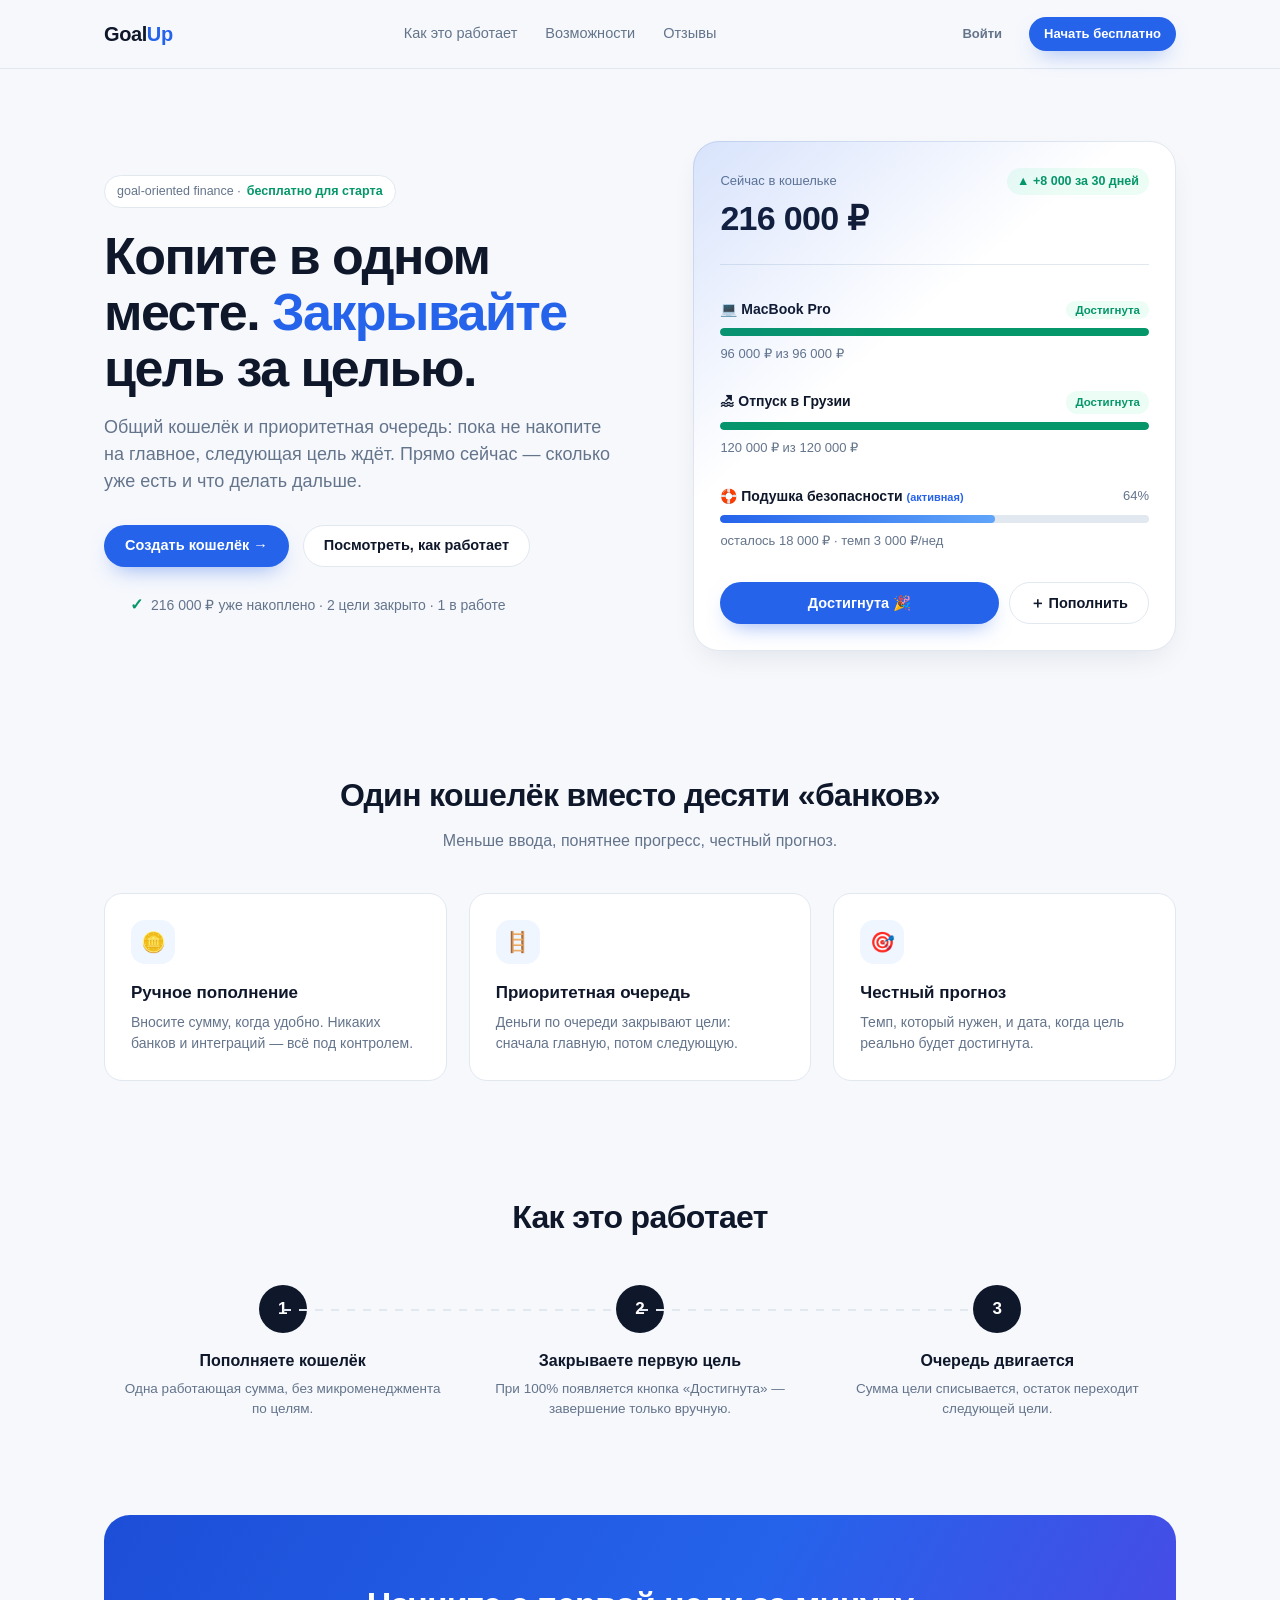
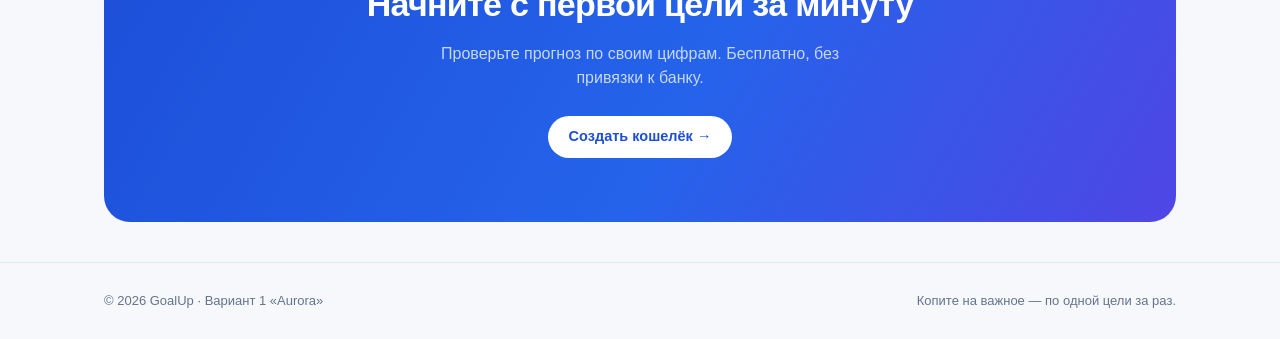
<file: design-variants/variant-1-aurora.html>
<!DOCTYPE html>
<html lang="ru">
<head>
<meta charset="UTF-8">
<meta name="viewport" content="width=device-width, initial-scale=1.0">
<title>Вариант 1 — «Aurora» · GoalUp</title>
<style>
  :root {
    --bg: #f6f8fc;
    --surface: #ffffff;
    --ink: #0f172a;
    --muted: #64748b;
    --line: #e2e8f0;
    --brand: #2563eb;
    --brand-soft: #eff6ff;
    --success: #059669;
    --radius: 18px;
    --shadow: 0 12px 32px -12px rgba(15, 23, 42, .12);
  }
  * { box-sizing: border-box; margin: 0; padding: 0; }
  body {
    font-family: -apple-system, BlinkMacSystemFont, "Segoe UI", Roboto, sans-serif;
    background: var(--bg);
    color: var(--ink);
    line-height: 1.5;
  }
  a { color: inherit; text-decoration: none; }
  .wrap { max-width: 1120px; margin: 0 auto; padding: 0 24px; }

  /* ---------- Header ---------- */
  header {
    position: sticky; top: 0; z-index: 10;
    background: rgba(246, 248, 252, .85);
    backdrop-filter: blur(10px);
    border-bottom: 1px solid var(--line);
  }
  .nav { display: flex; align-items: center; justify-content: space-between; height: 68px; }
  .logo { font-size: 20px; font-weight: 800; letter-spacing: -.02em; }
  .logo span { color: var(--brand); }
  .nav-links { display: flex; gap: 28px; font-size: 14.5px; }
  .nav-links a { color: var(--muted); font-weight: 500; }
  .nav-links a:hover { color: var(--ink); }
  .nav-actions { display: flex; gap: 12px; align-items: center; }

  .btn {
    display: inline-flex; align-items: center; justify-content: center; gap: 8px;
    height: 42px; padding: 0 20px; border-radius: 999px;
    font-size: 14.5px; font-weight: 600; border: 1px solid transparent;
    cursor: pointer; transition: transform .12s ease, box-shadow .12s ease;
  }
  .btn:hover { transform: translateY(-1px); }
  .btn-primary { background: var(--brand); color: #fff; box-shadow: 0 10px 22px -10px rgba(37,99,235,.55); }
  .btn-ghost { background: transparent; color: var(--muted); }
  .btn-ghost:hover { color: var(--ink); background: var(--surface); }
  .btn-outline { border-color: var(--line); background: var(--surface); color: var(--ink); }
  .btn-sm { height: 34px; padding: 0 14px; font-size: 13px; }

  /* ---------- Hero ---------- */
  .hero { display: grid; grid-template-columns: 1.05fr .95fr; gap: 56px; align-items: center; padding: 72px 0 64px; }
  .chip {
    display: inline-flex; align-items: center; gap: 6px;
    background: var(--surface); border: 1px solid var(--line);
    padding: 6px 12px; border-radius: 999px; font-size: 12.5px; font-weight: 500; color: var(--muted);
  }
  .chip b { color: var(--success); }
  h1 { font-size: 52px; line-height: 1.08; letter-spacing: -.03em; font-weight: 800; margin: 20px 0 18px; }
  h1 em { font-style: normal; color: var(--brand); }
  .lead { font-size: 18px; color: var(--muted); max-width: 520px; }
  .hero-cta { display: flex; gap: 14px; margin-top: 30px; }
  .bullet { display: flex; gap: 8px; margin-left: 26px; margin-top: 26px; align-items: center; }

  /* ---------- Preview card (right) ---------- */
  .preview {
    background: var(--surface); border: 1px solid var(--line); border-radius: 26px;
    box-shadow: var(--shadow); padding: 26px; position: relative;
  }
  .preview::before {
    content: ""; position: absolute; inset: -1px; border-radius: 26px;
    background: linear-gradient(140deg, rgba(37,99,235,.18), transparent 40%);
    pointer-events: none;
  }
  .pv-head { display: flex; justify-content: space-between; align-items: baseline; }
  .pv-label { font-size: 13px; color: var(--muted); }
  .pv-balance { font-size: 34px; font-weight: 800; letter-spacing: -.02em; margin-top: 2px; }
  .pv-delta { display: inline-flex; gap: 6px; font-size: 12.5px; color: var(--success); font-weight: 600; background: #ecfdf5; border-radius: 999px; padding: 4px 10px; }
  .pv-divider { height: 1px; background: var(--line); margin: 20px 0; }
  .goal { display: flex; flex-direction: column; gap: 8px; padding: 14px 0; }
  .goal-top { display: flex; justify-content: space-between; font-size: 14px; }
  .goal-name { font-weight: 600; }
  .goal-right { color: var(--muted); font-size: 13px; }
  .bar { height: 8px; border-radius: 999px; background: var(--line); overflow: hidden; }
  .bar i { display: block; height: 100%; border-radius: 999px; background: linear-gradient(90deg, var(--brand), #60a5fa); }
  .goal.filled .bar i { background: var(--success); }
  .badge { font-size: 11.5px; font-weight: 700; color: var(--success); background: #ecfdf5; padding: 3px 9px; border-radius: 999px; }
  .pv-actions { display: flex; gap: 10px; margin-top: 18px; }
  .pv-actions .btn-primary { flex: 1; }

  /* ---------- Features ---------- */
  section.block { padding: 56px 0; }
  .sec-title { text-align: center; font-size: 32px; font-weight: 800; letter-spacing: -.02em; }
  .sec-sub { text-align: center; color: var(--muted); margin-top: 10px; }
  .cards { display: grid; grid-template-columns: repeat(3, 1fr); gap: 22px; margin-top: 40px; }
  .card {
    background: var(--surface); border: 1px solid var(--line); border-radius: var(--radius);
    padding: 26px; transition: transform .15s ease, box-shadow .15s ease;
  }
  .card:hover { transform: translateY(-3px); box-shadow: var(--shadow); }
  .card .ic { width: 44px; height: 44px; border-radius: 14px; background: var(--brand-soft); display: flex; align-items: center; justify-content: center; font-size: 20px; }
  .card h3 { margin-top: 16px; font-size: 17px; }
  .card p { margin-top: 6px; font-size: 14px; color: var(--muted); }

  /* ---------- Steps ---------- */
  .steps { display: grid; grid-template-columns: repeat(3, 1fr); gap: 0; margin-top: 44px; position: relative; }
  .step { text-align: center; padding: 0 18px; position: relative; }
  .step:not(:last-child)::after {
    content: ""; position: absolute; top: 24px; width: 100%; left: 50%; height: 2px;
    background: repeating-linear-gradient(90deg, var(--line) 0 8px, transparent 8px 16px);
  }
  .step .num { width: 48px; height: 48px; margin: 0 auto; border-radius: 50%; background: var(--ink); color: #fff; font-weight: 700; display: flex; align-items: center; justify-content: center; font-size: 17px; }
  .step h3 { margin-top: 16px; font-size: 16px; }
  .step p { margin-top: 6px; font-size: 13.5px; color: var(--muted); }

  /* ---------- CTA ---------- */
  .cta {
    background: linear-gradient(120deg, #1d4ed8, #2563eb 55%, #4f46e5);
    border-radius: 26px; color: #fff; text-align: center; padding: 64px 32px;
    margin: 40px 0;
  }
  .cta h2 { font-size: 34px; letter-spacing: -.02em; }
  .cta p { margin: 12px auto 26px; max-width: 460px; color: #c7d7ff; }
  .btn-white { background: #fff; color: #1d4ed8; }

  footer { border-top: 1px solid var(--line); padding: 28px 0; font-size: 13px; color: var(--muted); }
  .foot { display: flex; justify-content: space-between; }
</style>
</head>
<body>

<header>
  <div class="wrap nav">
    <a class="logo" href="#">Goal<span>Up</span></a>
    <nav class="nav-links">
      <a href="#">Как это работает</a>
      <a href="#">Возможности</a>
      <a href="#">Отзывы</a>
    </nav>
    <div class="nav-actions">
      <a class="btn btn-ghost btn-sm" href="#">Войти</a>
      <a class="btn btn-primary btn-sm" href="#">Начать бесплатно</a>
    </div>
  </div>
</header>

<div class="wrap">
  <section class="hero">
    <div>
      <span class="chip">goal-oriented finance · <b>бесплатно для старта</b></span>
      <h1>Копите в одном месте. <em>Закрывайте</em> цель за целью.</h1>
      <p class="lead">Общий кошелёк и приоритетная очередь: пока не накопите на главное, следующая цель ждёт. Прямо сейчас — сколько уже есть и что делать дальше.</p>
      <div class="hero-cta">
        <a class="btn btn-primary" href="#">Создать кошелёк →</a>
        <a class="btn btn-outline" href="#">Посмотреть, как работает</a>
      </div>
      <div class="bullet">
        <span style="color:var(--success);font-weight:700">✓</span>
        <span style="font-size:14px;color:var(--muted)">216 000 ₽ уже накоплено · 2 цели закрыто · 1 в работе</span>
      </div>
    </div>

    <div class="preview">
      <div class="pv-head">
        <div>
          <div class="pv-label">Сейчас в кошельке</div>
          <div class="pv-balance">216 000 ₽</div>
        </div>
        <span class="pv-delta">▲ +8 000 за 30 дней</span>
      </div>
      <div class="pv-divider"></div>

      <div class="goal filled">
        <div class="goal-top"><span class="goal-name">💻 MacBook Pro</span><span><b class="badge">Достигнута</b></span></div>
        <div class="bar"><i style="width:100%"></i></div>
        <div class="goal-right">96 000 ₽ из 96 000 ₽</div>
      </div>
      <div class="goal filled">
        <div class="goal-top"><span class="goal-name">🏖 Отпуск в Грузии</span><span class="badge">Достигнута</span></div>
        <div class="bar"><i style="width:100%"></i></div>
        <div class="goal-right">120 000 ₽ из 120 000 ₽</div>
      </div>
      <div class="goal">
        <div class="goal-top"><span class="goal-name">🛟 Подушка безопасности <b style="color:var(--brand);font-size:11px">(активная)</b></span><span class="goal-right">64%</span></div>
        <div class="bar"><i style="width:64%"></i></div>
        <div class="goal-right">осталось 18 000 ₽ · темп 3 000 ₽/нед</div>
      </div>

      <div class="pv-actions">
        <button class="btn btn-primary">Достигнута 🎉</button>
        <button class="btn btn-outline">＋ Пополнить</button>
      </div>
    </div>
  </section>

  <section class="block">
    <h2 class="sec-title">Один кошелёк вместо десяти «банков»</h2>
    <p class="sec-sub">Меньше ввода, понятнее прогресс, честный прогноз.</p>
    <div class="cards">
      <div class="card">
        <div class="ic">🪙</div>
        <h3>Ручное пополнение</h3>
        <p>Вносите сумму, когда удобно. Никаких банков и интеграций — всё под контролем.</p>
      </div>
      <div class="card">
        <div class="ic">🪜</div>
        <h3>Приоритетная очередь</h3>
        <p>Деньги по очереди закрывают цели: сначала главную, потом следующую.</p>
      </div>
      <div class="card">
        <div class="ic">🎯</div>
        <h3>Честный прогноз</h3>
        <p>Темп, который нужен, и дата, когда цель реально будет достигнута.</p>
      </div>
    </div>
  </section>

  <section class="block">
    <h2 class="sec-title">Как это работает</h2>
    <div class="steps">
      <div class="step">
        <div class="num">1</div>
        <h3>Пополняете кошелёк</h3>
        <p>Одна работающая сумма, без микроменеджмента по целям.</p>
      </div>
      <div class="step">
        <div class="num">2</div>
        <h3>Закрываете первую цель</h3>
        <p>При 100% появляется кнопка «Достигнута» — завершение только вручную.</p>
      </div>
      <div class="step">
        <div class="num">3</div>
        <h3>Очередь двигается</h3>
        <p>Сумма цели списывается, остаток переходит следующей цели.</p>
      </div>
    </div>
  </section>

  <section class="cta">
    <h2>Начните с первой цели за минуту</h2>
    <p>Проверьте прогноз по своим цифрам. Бесплатно, без привязки к банку.</p>
    <a class="btn btn-white" href="#">Создать кошелёк →</a>
  </section>
</div>

<footer>
  <div class="wrap foot">
    <span>© 2026 GoalUp · Вариант 1 «Aurora»</span>
    <span>Копите на важное — по одной цели за раз.</span>
  </div>
</footer>

</body>
</html>
</file>
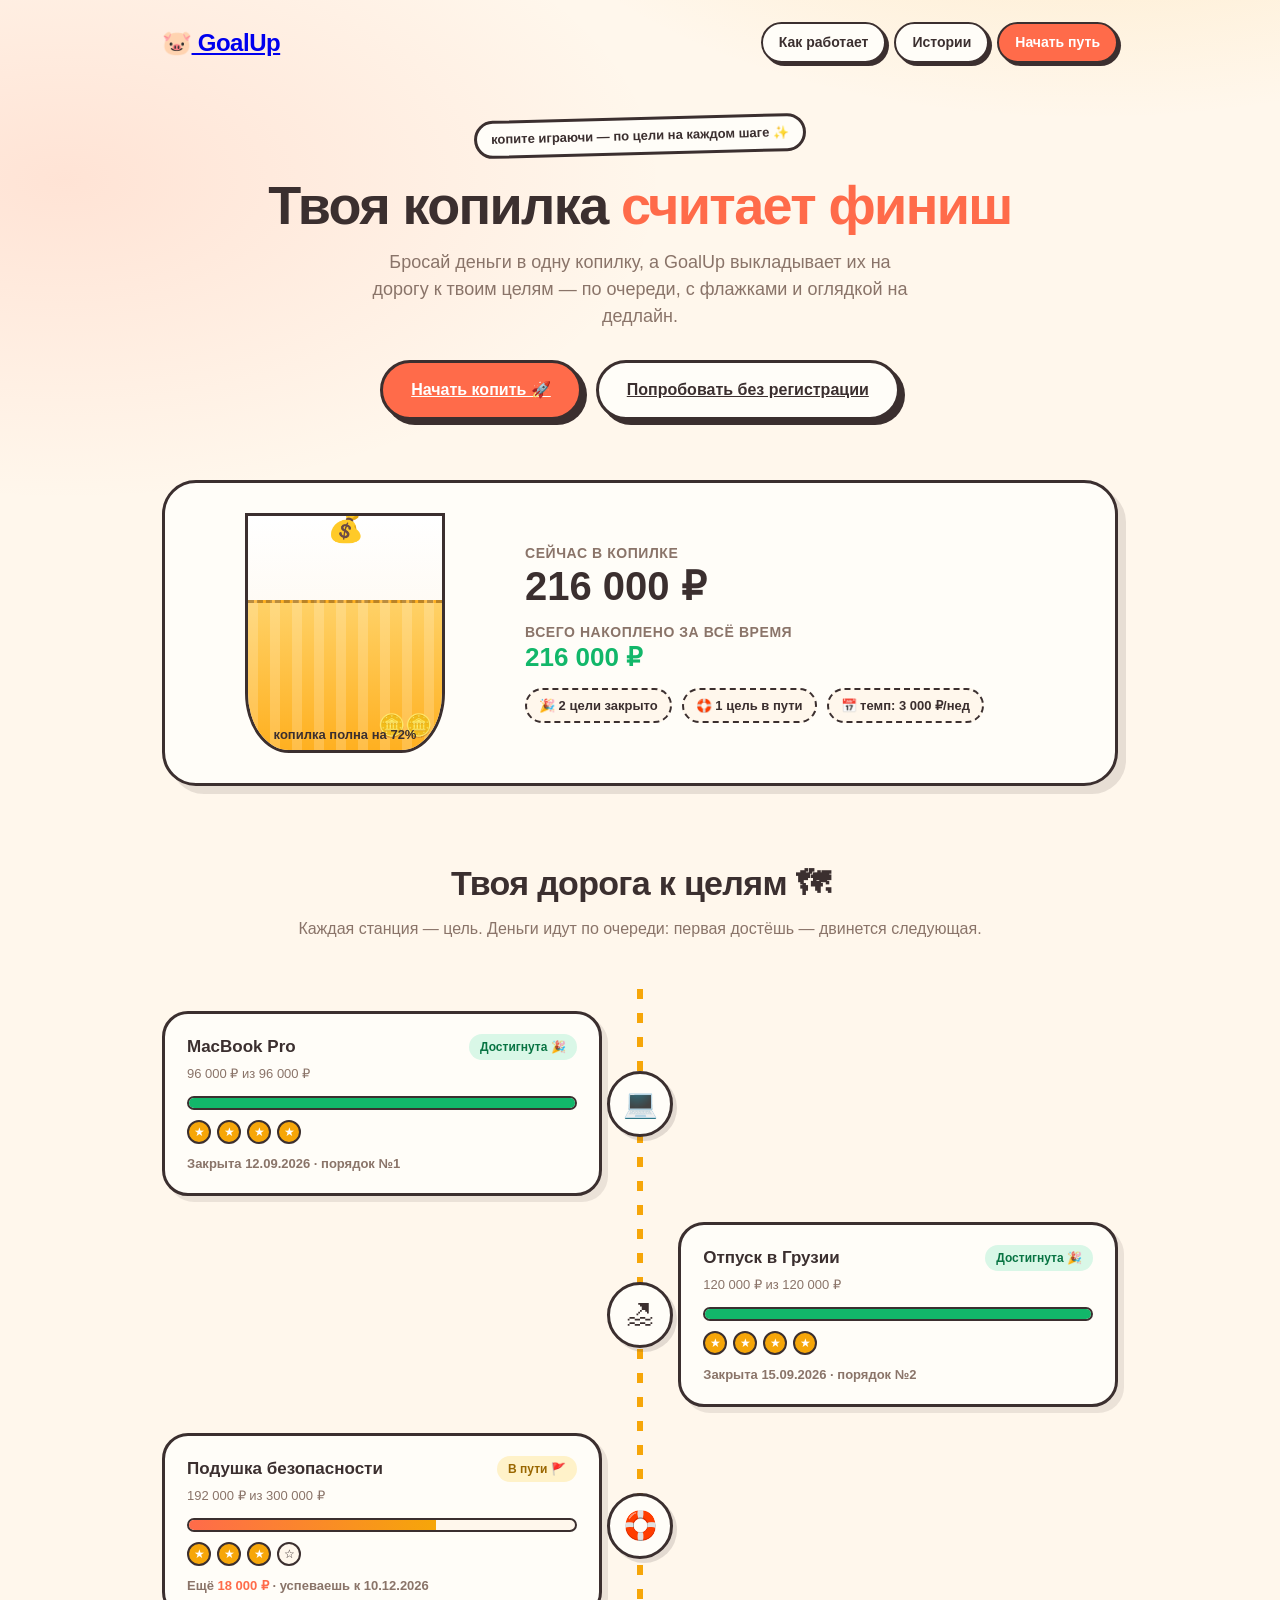
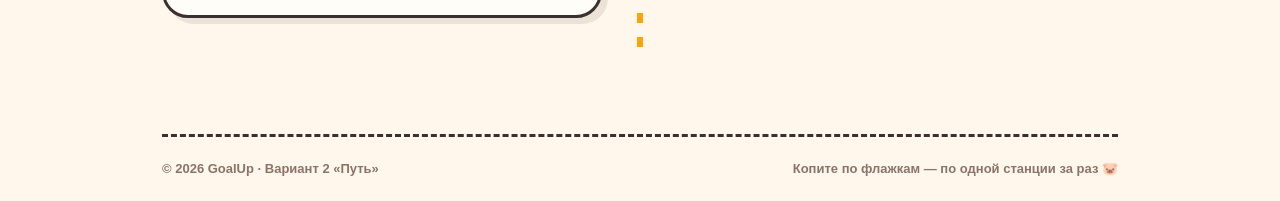
<file: design-variants/variant-2-path.html>
<!DOCTYPE html>
<html lang="ru">
<head>
<meta charset="UTF-8">
<meta name="viewport" content="width=device-width, initial-scale=1.0">
<title>Вариант 2 — «Путь» · GoalUp</title>
<style>
  :root {
    --bg: #fff7ec;
    --card: #fffdf8;
    --ink: #3b2f2f;
    --soft: #8a7469;
    --line: 3px solid #3b2f2f;
    --coral: #ff6b4a;
    --amber: #f6a609;
    --green: #12b76a;
    --radius: 26px;
  }
  * { box-sizing: border-box; margin: 0; padding: 0; }
  body {
    font-family: -apple-system, BlinkMacSystemFont, "Segoe UI", Roboto, sans-serif;
    background:
      radial-gradient(600px 300px at 85% -10%, rgba(246,166,9,.18), transparent),
      radial-gradient(600px 320px at 5% 10%, rgba(255,107,74,.14), transparent),
      var(--bg);
    color: var(--ink);
    line-height: 1.5;
  }
  .wrap { max-width: 1000px; margin: 0 auto; padding: 0 22px; }

  /* ---------- Header ---------- */
  header { padding: 22px 0 6px; }
  .nav { display: flex; align-items: center; justify-content: space-between; }
  .logo { font-size: 24px; font-weight: 900; letter-spacing: -.02em; }
  .logo .pig { display: inline-block; }
  .pills { display: flex; gap: 8px; }
  .pill {
    padding: 8px 16px; border-radius: 999px; font-size: 14px; font-weight: 600;
    background: var(--card); border: 2px solid var(--ink);
    box-shadow: 3px 3px 0 var(--ink);
  }
  .pill.coral { background: var(--coral); color: #fff; }

  /* ---------- Hero ---------- */
  .hero { text-align: center; padding: 48px 0 20px; }
  .hero .stamp {
    display: inline-block; background: var(--card); border: var(--line);
    padding: 6px 14px; border-radius: 999px; font-size: 13px; font-weight: 700;
    transform: rotate(-1.5deg);
  }
  h1 { font-size: 54px; line-height: 1.05; letter-spacing: -.03em; font-weight: 900; margin: 22px 0 16px; }
  h1 .coral-text { color: var(--coral); }
  .lead { font-size: 18px; color: var(--soft); max-width: 560px; margin: 0 auto; }
  .cta-row { display: flex; gap: 14px; justify-content: center; margin-top: 30px; }
  .btn {
    display: inline-flex; align-items: center; gap: 10px; padding: 15px 28px;
    border: 3px solid var(--ink); border-radius: 999px; font-size: 16px; font-weight: 800;
    background: var(--card); color: var(--ink); box-shadow: 5px 5px 0 var(--ink);
    cursor: pointer; transition: transform .12s ease, box-shadow .12s ease;
  }
  .btn:hover { transform: translate(-2px, -2px); box-shadow: 7px 7px 0 var(--ink); }
  .btn.coral { background: var(--coral); color: #fff; }

  /* ---------- Bank (копилка) ---------- */
  .bank-row { display: grid; grid-template-columns: 300px 1fr; gap: 30px; align-items: center; margin-top: 40px; padding: 30px; background: var(--card); border: var(--line); border-radius: 34px; box-shadow: 8px 8px 0 rgba(59,47,47,.12); }
  .jar {
    width: 200px; height: 240px; margin: 0 auto; position: relative;
    border: 3px solid var(--ink); border-radius: 0 0 44px 44px / 0 0 60px 60px; overflow: hidden;
    background: linear-gradient(180deg, #fff, #fdf3e3);
  }
  .jar::before { content: "💰"; position: absolute; left: 50%; top: -12px; transform: translateX(-50%); font-size: 30px; }
  .jar .fill {
    position: absolute; left: 0; right: 0; bottom: 0; height: 64%;
    background: repeating-linear-gradient(90deg, rgba(255,255,255,.18) 0 10px, transparent 10px 22px), linear-gradient(180deg, #ffd166, #ffb020);
    border-top: 3px dashed rgba(59,47,47,.35);
  }
  .jar .coins { position: absolute; bottom: 8px; right: 10px; font-size: 22px; }
  .bank-label { position: absolute; left: 0; right: 0; bottom: 6px; text-align: center; font-size: 13px; font-weight: 800; }
  .bank-info .k { font-size: 14px; font-weight: 700; color: var(--soft); text-transform: uppercase; letter-spacing: .04em; }
  .bank-info .v { font-size: 40px; font-weight: 900; line-height: 1.1; }
  .bank-info .tags { display: flex; gap: 10px; margin-top: 16px; flex-wrap: wrap; }
  .tag { background: var(--bg); border: 2px dashed var(--ink); border-radius: 999px; padding: 6px 12px; font-size: 13px; font-weight: 700; }

  /* ---------- Road ---------- */
  .road-title { text-align: center; margin: 72px 0 8px; font-size: 34px; font-weight: 900; letter-spacing: -.02em; }
  .road-sub { text-align: center; color: var(--soft); }
  .road { margin-top: 34px; position: relative; padding: 10px 0; }
  .road::before {
    content: ""; position: absolute; left: 50%; top: 0; bottom: 0; width: 6px; margin-left: -3px;
    background: repeating-linear-gradient(180deg, transparent 0 14px, var(--amber) 14px 24px);
    border-radius: 999px;
  }
  .station { position: relative; display: flex; align-items: center; margin: 26px 0; }
  .station .pin {
    position: absolute; left: 50%; top: 50%; transform: translate(-50%,-50%); z-index: 2;
    width: 66px; height: 66px; border-radius: 50%; border: 3px solid var(--ink);
    background: var(--card); display: flex; align-items: center; justify-content: center;
    font-size: 28px; box-shadow: 4px 4px 0 rgba(59,47,47,.14);
  }
  .s-card {
    width: 46%; background: var(--card); border: var(--line); border-radius: 26px;
    padding: 20px 22px; box-shadow: 6px 6px 0 rgba(59,47,47,.1);
  }
  .station:nth-child(odd) .s-card { margin-right: auto; margin-left: 0; }
  .station:nth-child(even) .s-card { margin-left: auto; margin-right: 0; }
  .s-head { display: flex; align-items: center; justify-content: space-between; gap: 8px; }
  .s-name { font-size: 17px; font-weight: 800; }
  .flag { font-size: 12px; font-weight: 800; padding: 4px 11px; border-radius: 999px; }
  .flag.done { background: #d9f7e7; color: #087443; }
  .flag.go { background: #fff2c9; color: #9a6700; }
  .s-amount { font-size: 13px; color: var(--soft); margin-top: 4px; }
  .bar { height: 14px; border-radius: 999px; background: var(--bg); border: 2px solid var(--ink); margin: 12px 0 10px; overflow: hidden; }
  .bar i { display: block; height: 100%; background: linear-gradient(90deg, var(--coral), var(--amber)); }
  .s-card.done .bar i { background: var(--green); }
  .milestones { display: flex; gap: 6px; }
  .ms { width: 24px; height: 24px; border-radius: 50%; border: 2px solid var(--ink); background: var(--bg); display: flex; align-items: center; justify-content: center; font-size: 12px; }
  .ms.on { background: var(--amber); color: #fff; }
  .s-note { margin-top: 10px; font-size: 13px; font-weight: 700; color: var(--soft); }
  .s-note b { color: var(--coral); }

  footer { margin-top: 80px; border-top: 3px dashed var(--ink); padding: 22px 0; display: flex; justify-content: space-between; font-size: 13px; font-weight: 600; color: var(--soft); }
</style>
</head>
<body>

<div class="wrap">
  <header>
    <div class="nav">
      <a class="logo" href="#"><span class="pig">🐷</span> GoalUp</a>
      <div class="pills">
        <span class="pill">Как работает</span>
        <span class="pill">Истории</span>
        <span class="pill coral">Начать путь</span>
      </div>
    </div>
  </header>

  <section class="hero">
    <span class="stamp">копите играючи — по цели на каждом шаге ✨</span>
    <h1>Твоя копилка <span class="coral-text">считает финиш</span></h1>
    <p class="lead">Бросай деньги в одну копилку, а GoalUp выкладывает их на дорогу к твоим целям — по очереди, с флажками и оглядкой на дедлайн.</p>
    <div class="cta-row">
      <a class="btn coral" href="#">Начать копить 🚀</a>
      <a class="btn" href="#">Попробовать без регистрации</a>
    </div>
  </section>

  <div class="bank-row">
    <div class="jar">
      <div class="fill"></div>
      <div class="coins">🪙🪙</div>
      <div class="bank-label">копилка полна на 72%</div>
    </div>
    <div class="bank-info">
      <div class="k">Сейчас в копилке</div>
      <div class="v">216 000 ₽</div>
      <div class="k" style="margin-top:14px">Всего накоплено за всё время</div>
      <div class="v" style="font-size:26px;color:var(--green)">216 000 ₽</div>
      <div class="tags">
        <span class="tag">🎉 2 цели закрыто</span>
        <span class="tag">🛟 1 цель в пути</span>
        <span class="tag">📅 темп: 3 000 ₽/нед</span>
      </div>
    </div>
  </div>

  <h2 class="road-title">Твоя дорога к целям 🗺</h2>
  <p class="road-sub">Каждая станция — цель. Деньги идут по очереди: первая достёшь — двинется следующая.</p>

  <div class="road">
    <div class="station">
      <div class="pin">💻</div>
      <div class="s-card done">
        <div class="s-head"><span class="s-name">MacBook Pro</span><span class="flag done">Достигнута 🎉</span></div>
        <div class="s-amount">96 000 ₽ из 96 000 ₽</div>
        <div class="bar"><i style="width:100%"></i></div>
        <div class="milestones">
          <span class="ms on">★</span><span class="ms on">★</span><span class="ms on">★</span><span class="ms on">★</span>
        </div>
        <div class="s-note">Закрыта 12.09.2026 · порядок №1</div>
      </div>
    </div>

    <div class="station">
      <div class="pin">🏖</div>
      <div class="s-card done">
        <div class="s-head"><span class="s-name">Отпуск в Грузии</span><span class="flag done">Достигнута 🎉</span></div>
        <div class="s-amount">120 000 ₽ из 120 000 ₽</div>
        <div class="bar"><i style="width:100%"></i></div>
        <div class="milestones">
          <span class="ms on">★</span><span class="ms on">★</span><span class="ms on">★</span><span class="ms on">★</span>
        </div>
        <div class="s-note">Закрыта 15.09.2026 · порядок №2</div>
      </div>
    </div>

    <div class="station">
      <div class="pin">🛟</div>
      <div class="s-card">
        <div class="s-head"><span class="s-name">Подушка безопасности</span><span class="flag go">В пути 🚩</span></div>
        <div class="s-amount">192 000 ₽ из 300 000 ₽</div>
        <div class="bar"><i style="width:64%"></i></div>
        <div class="milestones">
          <span class="ms on">★</span><span class="ms on">★</span><span class="ms on">★</span><span class="ms">☆</span>
        </div>
        <div class="s-note">Ещё <b>18 000 ₽</b> · успеваешь к 10.12.2026</div>
      </div>
    </div>
  </div>

  <footer>
    <span>© 2026 GoalUp · Вариант 2 «Путь»</span>
    <span>Копите по флажкам — по одной станции за раз 🐷</span>
  </footer>
</div>

</body>
</html>
</file>
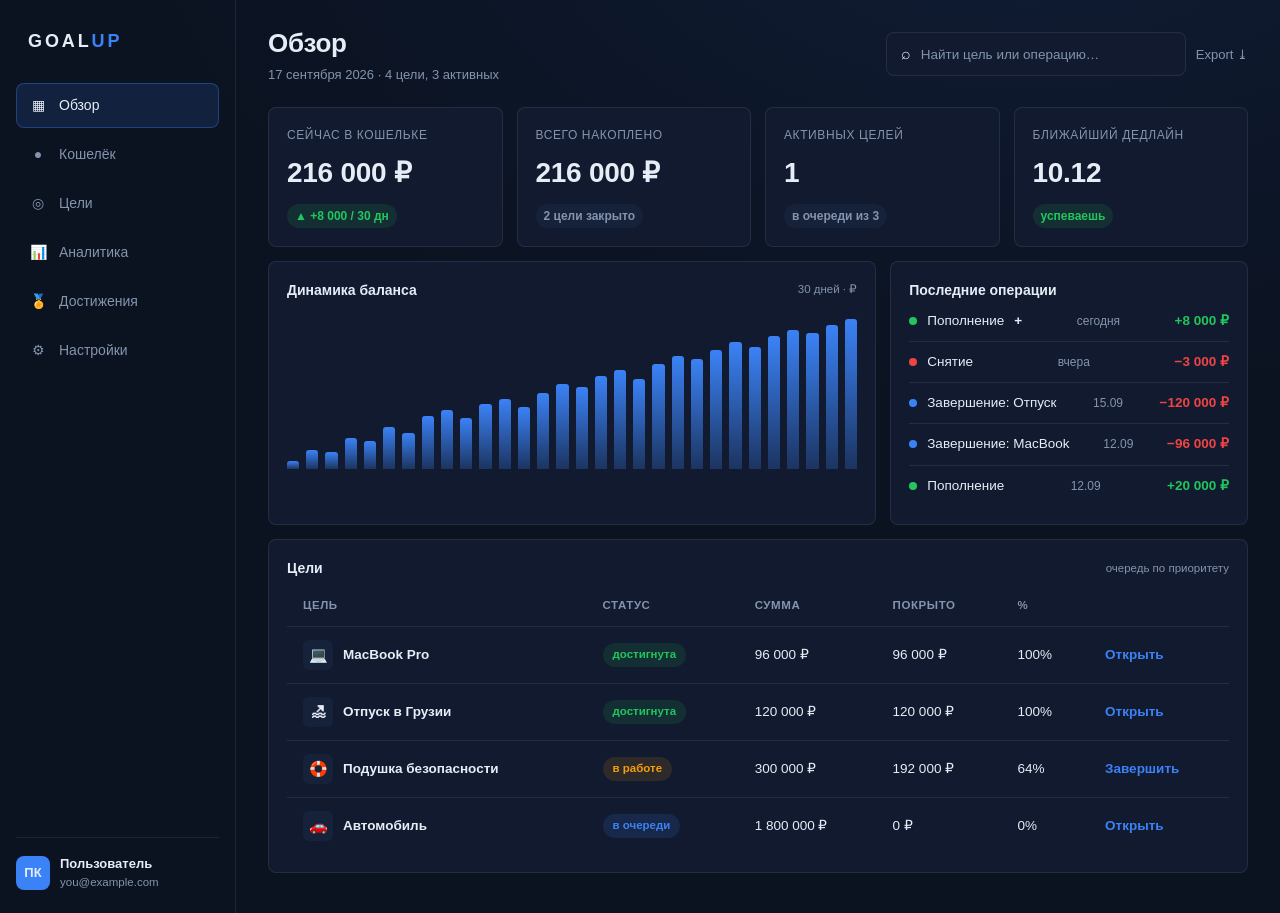
<file: design-variants/variant-3-terminal.html>
<!DOCTYPE html>
<html lang="ru">
<head>
<meta charset="UTF-8">
<meta name="viewport" content="width=device-width, initial-scale=1.0">
<title>Вариант 3 — «Terminal» · GoalUp</title>
<style>
  :root {
    --bg: #0b1220;
    --panel: #111a2e;
    --panel-2: #16213a;
    --line: rgba(148, 163, 184, .14);
    --text: #e6edf7;
    --muted: #8494ae;
    --accent: #3b82f6;
    --accent-soft: rgba(59,130,246,.14);
    --green: #22c55e;
    --green-soft: rgba(34,197,94,.12);
    --amber: #f59e0b;
    --amber-soft: rgba(245,158,11,.12);
    --red: #ef4444;
    --red-soft: rgba(239,68,68,.12);
    --radius: 8px;
  }
  * { box-sizing: border-box; margin: 0; padding: 0; }
  html { -webkit-font-smoothing: antialiased; }
  body {
    font-family: -apple-system, BlinkMacSystemFont, "Segoe UI", Roboto, sans-serif;
    background:
      radial-gradient(900px 500px at 80% -10%, rgba(59,130,246,.09), transparent),
      var(--bg);
    color: var(--text); line-height: 1.5;
  }
  .brand { font-size: 18px; font-weight: 800; letter-spacing: .16em; text-transform: uppercase; }
  .brand b { color: var(--accent); }

  /* ---------- Shell ---------- */
  .shell { display: grid; grid-template-columns: 236px 1fr; min-height: 100vh; }
  aside {
    border-right: 1px solid var(--line); padding: 22px 16px;
    display: flex; flex-direction: column; gap: 4px;
  }
  aside .brand { padding: 6px 12px 24px; }
  .nav-item {
    display: flex; align-items: center; gap: 12px; padding: 11px 12px;
    border-radius: var(--radius); font-size: 14px; font-weight: 500; color: var(--muted);
    border: 1px solid transparent;
  }
  .nav-item .ico { width: 18px; text-align: center; }
  .nav-item:hover { color: var(--text); background: var(--panel); }
  .nav-item.active { color: var(--text); background: var(--accent-soft); border-color: rgba(59,130,246,.35); }
  .side-foot { margin-top: auto; border-top: 1px solid var(--line); padding-top: 16px; display: flex; gap: 10px; align-items: center; }
  .avatar { width: 34px; height: 34px; border-radius: 8px; background: var(--accent); display: flex; align-items: center; justify-content: center; font-weight: 700; font-size: 13px; }

  .main { padding: 24px 32px 40px; }
  .topbar { display: flex; align-items: center; justify-content: space-between; gap: 20px; }
  .search {
    display: flex; align-items: center; gap: 10px; background: var(--panel);
    border: 1px solid var(--line); border-radius: var(--radius); padding: 9px 14px; width: 300px;
  }
  .search input { background: transparent; border: 0; outline: 0; color: var(--text); font-size: 13.5px; width: 100%; }
  .search input::placeholder { color: var(--muted); }
  .hud { display: flex; gap: 10px; align-items: center; }
  .hud .date { font-size: 13px; color: var(--muted); }

  h1.title { font-size: 26px; font-weight: 800; letter-spacing: -.01em; }
  .sub { font-size: 13px; color: var(--muted); margin-top: 2px; }

  /* ---------- Metrics ---------- */
  .metrics { display: grid; grid-template-columns: repeat(4, 1fr); gap: 14px; margin-top: 22px; }
  .metric { background: var(--panel); border: 1px solid var(--line); border-radius: var(--radius); padding: 18px; }
  .metric .l { font-size: 12px; color: var(--muted); text-transform: uppercase; letter-spacing: .05em; }
  .metric .v { font-size: 28px; font-weight: 800; margin-top: 8px; font-variant-numeric: tabular-nums; letter-spacing: -.01em; }
  .metric .d { display: inline-flex; align-items: center; gap: 5px; margin-top: 10px; font-size: 12px; font-weight: 700; padding: 3px 8px; border-radius: 999px; }
  .d.up { color: var(--green); background: var(--green-soft); }
  .d.neutral { color: var(--muted); background: var(--panel-2); }

  /* ---------- Grid: chart + history ---------- */
  .grid { display: grid; grid-template-columns: 1.7fr 1fr; gap: 14px; margin-top: 14px; }
  .panel { background: var(--panel); border: 1px solid var(--line); border-radius: var(--radius); padding: 18px; }
  .panel h3 { font-size: 14px; font-weight: 700; display: flex; justify-content: space-between; align-items: center; }
  .panel h3 small { font-size: 11.5px; color: var(--muted); font-weight: 500; }
  .chart { display: flex; align-items: flex-end; gap: 7px; height: 150px; margin-top: 18px; }
  .chart .col {
    flex: 1; background: linear-gradient(180deg, var(--accent), rgba(59,130,246,.25));
    border-radius: 3px 3px 0 0; min-height: 6px; position: relative;
  }
  .chart .col .hint {
    position: absolute; top: -26px; left: 50%; transform: translateX(-50%);
    font-size: 10.5px; color: var(--muted); white-space: nowrap; opacity: 0; transition: opacity .12s;
  }
  .chart .col:hover .hint { opacity: 1; }

  .tx { display: flex; align-items: center; justify-content: space-between; padding: 10px 0; border-bottom: 1px solid var(--line); font-size: 13.5px; }
  .tx:last-child { border-bottom: 0; }
  .tx .who { display: flex; align-items: center; gap: 10px; }
  .tx .dot { width: 8px; height: 8px; border-radius: 50%; }
  .tx .m { color: var(--muted); font-size: 12px; }
  .tx .amt { font-weight: 700; font-variant-numeric: tabular-nums; }
  .tx .amt.in { color: var(--green); }
  .tx .amt.out { color: var(--red); }

  /* ---------- Table ---------- */
  .table-card { margin-top: 14px; overflow: hidden; }
  .table { width: 100%; border-collapse: collapse; font-size: 13.5px; }
  .table th { text-align: left; color: var(--muted); font-size: 11.5px; text-transform: uppercase; letter-spacing: .05em; padding: 12px 16px; border-bottom: 1px solid var(--line); font-weight: 600; }
  .table td { padding: 13px 16px; border-bottom: 1px solid var(--line); }
  .table tr:last-child td { border-bottom: 0; }
  .table tr:hover td { background: var(--panel-2); }
  .g-name { display: flex; align-items: center; gap: 10px; font-weight: 600; }
  .g-ico { width: 30px; height: 30px; border-radius: 6px; background: var(--panel-2); display: flex; align-items: center; justify-content: center; font-size: 15px; }
  .chip { display: inline-block; font-size: 11.5px; font-weight: 700; padding: 3px 10px; border-radius: 999px; }
  .chip.green { color: var(--green); background: var(--green-soft); }
  .chip.amber { color: var(--amber); background: var(--amber-soft); }
  .chip.blue { color: var(--accent); background: var(--accent-soft); }
  .num { font-variant-numeric: tabular-nums; }
  .mini { display: flex; align-items: center; gap: 10px; }
  .mini .track { flex: 1; height: 6px; border-radius: 99px; background: var(--panel-2); overflow: hidden; }
  .mini .track i { display: block; height: 100%; background: var(--accent); }
  .action { color: var(--accent); font-weight: 600; cursor: pointer; }
  .action:hover { text-decoration: underline; }
</style>
</head>
<body>

<div class="shell">
  <aside>
    <div class="brand">Goal<b>Up</b></div>
    <div class="nav-item active"><span class="ico">▦</span> Обзор</div>
    <div class="nav-item"><span class="ico">●</span> Кошелёк</div>
    <div class="nav-item"><span class="ico">◎</span> Цели</div>
    <div class="nav-item"><span class="ico">📊</span> Аналитика</div>
    <div class="nav-item"><span class="ico">🏅</span> Достижения</div>
    <div class="nav-item"><span class="ico">⚙</span> Настройки</div>
    <div class="side-foot">
      <div class="avatar">ПК</div>
      <div style="font-size:13px">
        <div style="font-weight:600">Пользователь</div>
        <div style="color:var(--muted);font-size:11.5px">you@example.com</div>
      </div>
    </div>
  </aside>

  <main class="main">
    <div class="topbar">
      <div>
        <h1 class="title">Обзор</h1>
        <div class="sub">17 сентября 2026 · 4 цели, 3 активных</div>
      </div>
      <div class="hud">
        <div class="search">⌕ <input placeholder="Найти цель или операцию…"></div>
        <span class="date">Export ⤓</span>
      </div>
    </div>

    <div class="metrics">
      <div class="metric">
        <div class="l">Сейчас в кошельке</div>
        <div class="v">216 000 ₽</div>
        <span class="d up">▲ +8 000 / 30 дн</span>
      </div>
      <div class="metric">
        <div class="l">Всего накоплено</div>
        <div class="v">216 000 ₽</div>
        <span class="d neutral">2 цели закрыто</span>
      </div>
      <div class="metric">
        <div class="l">Активных целей</div>
        <div class="v">1</div>
        <span class="d neutral">в очереди из 3</span>
      </div>
      <div class="metric">
        <div class="l">Ближайший дедлайн</div>
        <div class="v">10.12</div>
        <span class="d up">успеваешь</span>
      </div>
    </div>

    <div class="grid">
      <div class="panel">
        <h3>Динамика баланса <small>30 дней · ₽</small></h3>
        <div class="chart" id="chart"></div>
      </div>
      <div class="panel">
        <h3>Последние операции</h3>
        <div class="tx"><span class="who"><span class="dot" style="background:var(--green)"></span>Пополнение<b>+</b></span><span class="m">сегодня</span><span class="amt in">+8 000 ₽</span></div>
        <div class="tx"><span class="who"><span class="dot" style="background:var(--red)"></span>Снятие</span><span class="m">вчера</span><span class="amt out">−3 000 ₽</span></div>
        <div class="tx"><span class="who"><span class="dot" style="background:var(--accent)"></span>Завершение: Отпуск</span><span class="m">15.09</span><span class="amt out">−120 000 ₽</span></div>
        <div class="tx"><span class="who"><span class="dot" style="background:var(--accent)"></span>Завершение: MacBook</span><span class="m">12.09</span><span class="amt out">−96 000 ₽</span></div>
        <div class="tx"><span class="who"><span class="dot" style="background:var(--green)"></span>Пополнение</span><span class="m">12.09</span><span class="amt in">+20 000 ₽</span></div>
      </div>
    </div>

    <div class="panel table-card">
      <h3 style="margin-bottom:6px">Цели <small>очередь по приоритету</small></h3>
      <table class="table">
        <thead><tr><th>Цель</th><th>Статус</th><th>Сумма</th><th>Покрыто</th><th>%</th><th></th></tr></thead>
        <tbody>
          <tr>
            <td><span class="g-name"><span class="g-ico">💻</span>MacBook Pro</span></td>
            <td><span class="chip green">достигнута</span></td>
            <td class="num">96 000 ₽</td><td class="num">96 000 ₽</td><td class="num">100%</td>
            <td class="action">Открыть</td>
          </tr>
          <tr>
            <td><span class="g-name"><span class="g-ico">🏖</span>Отпуск в Грузии</span></td>
            <td><span class="chip green">достигнута</span></td>
            <td class="num">120 000 ₽</td><td class="num">120 000 ₽</td><td class="num">100%</td>
            <td class="action">Открыть</td>
          </tr>
          <tr>
            <td><span class="g-name"><span class="g-ico">🛟</span>Подушка безопасности</span></td>
            <td><span class="chip amber">в работе</span></td>
            <td class="num">300 000 ₽</td><td class="num">192 000 ₽</td><td class="num">64%</td>
            <td class="action">Завершить</td>
          </tr>
          <tr>
            <td><span class="g-name"><span class="g-ico">🚗</span>Автомобиль</span></td>
            <td><span class="chip blue">в очереди</span></td>
            <td class="num">1 800 000 ₽</td><td class="num">0 ₽</td><td class="num">0%</td>
            <td class="action">Открыть</td>
          </tr>
        </tbody>
      </table>
    </div>
  </main>
</div>

<script>
  const data = [18, 22, 21, 26, 25, 30, 28, 34, 36, 33, 38, 40, 37, 42, 45, 44, 48, 50, 47, 52, 55, 54, 57, 60, 58, 62, 64, 63, 66, 68];
  const min = Math.min(...data), max = Math.max(...data);
  const chart = document.getElementById("chart");
  for (const v of data) {
    const h = 8 + Math.round(((v - min) / (max - min)) * 142);
    const col = document.createElement("div");
    col.className = "col";
    col.style.height = h + "px";
    col.innerHTML = `<span class="hint">${v * 1000} ₽</span>`;
    chart.appendChild(col);
  }
</script>

</body>
</html>
</file>
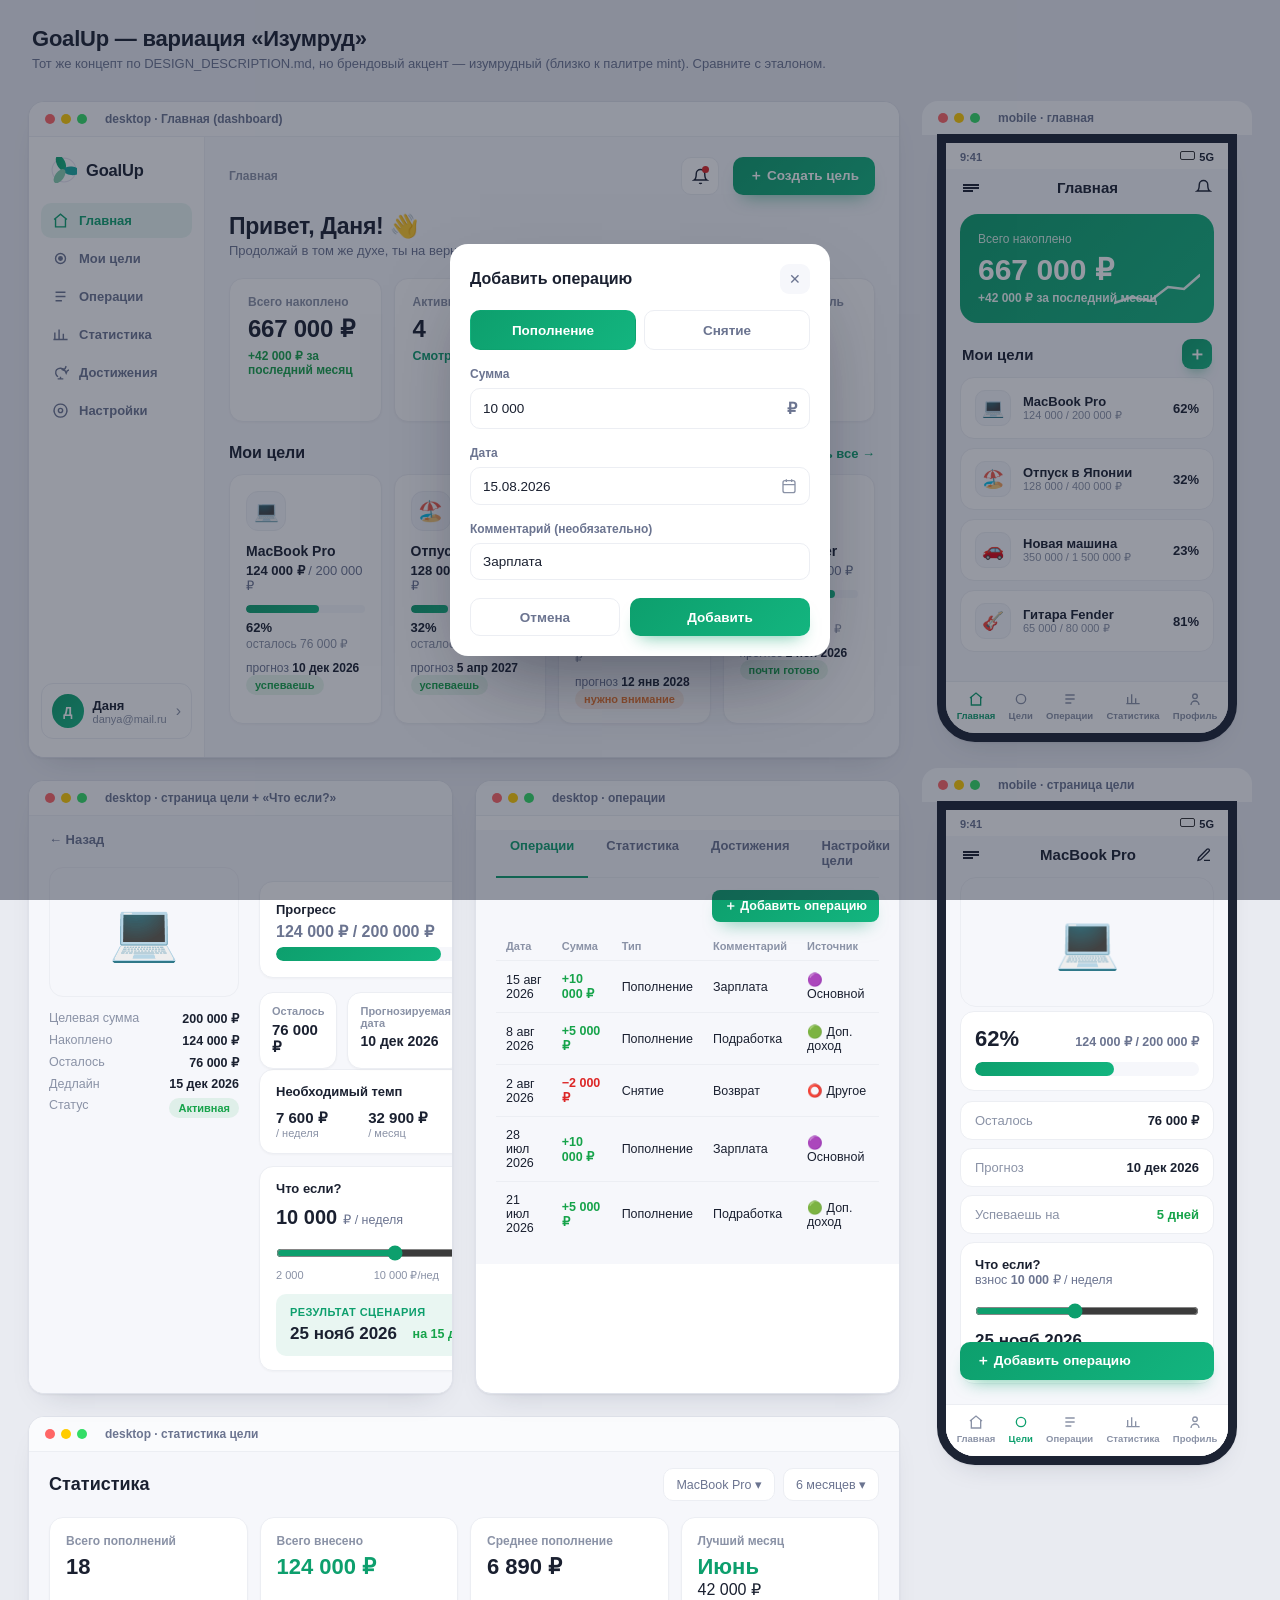
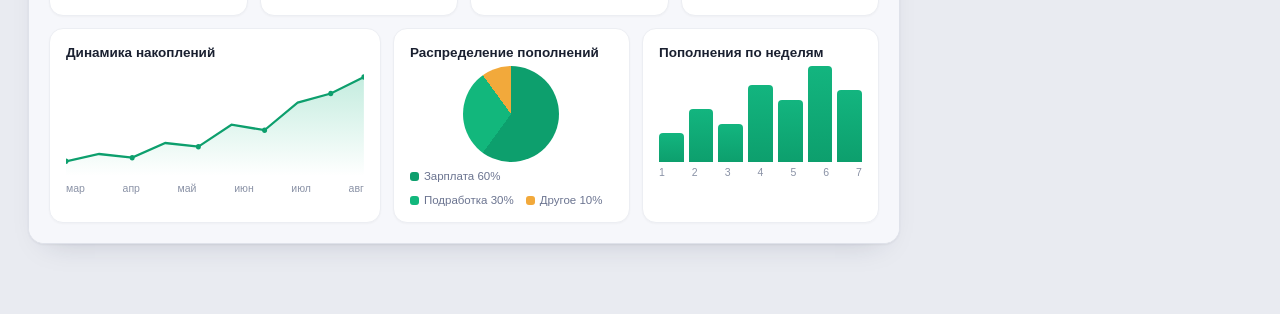
<file: design-variants/variation-2-izumrud.html>
<!DOCTYPE html>
<html lang="ru">
<head>
<meta charset="UTF-8">
<meta name="viewport" content="width=device-width, initial-scale=1.0">
<title>GoalUp · Вариация «Изумруд» (по DESIGN_DESCRIPTION.md)</title>
<style>
  :root {
    --canvas: #e9ebf1; --appbg: #f6f7fb; --surface: #fff;
    --line: #eceef3; --ink: #1a2030; --muted: #8a92a6; --muted2: #6b7490;
    --violet: #0d9f6d; --violet2: #13b57f; --violets: linear-gradient(135deg,#0d9f6d,#13b57f);
    --violetsf: rgba(13,159,109,.09);
    --green: #16a34a; --greensf: rgba(22,163,74,.1); --red: #dc2626; --orange: #ea7228; --orangesf: rgba(234,114,40,.12);
    --radius: 14px;
    --shadow: 0 1px 2px rgba(20,26,46,.05), 0 14px 30px -20px rgba(28,36,64,.25);
  }
  * { box-sizing: border-box; margin: 0; padding: 0; }
  body { font-family: -apple-system, BlinkMacSystemFont, "Segoe UI", Roboto, sans-serif; background: var(--canvas); color: var(--ink); -webkit-font-smoothing: antialiased; }

  /* ---------- Presentation canvas ---------- */
  .head { padding: 26px 32px 8px; }
  .head h1 { font-size: 22px; font-weight: 800; letter-spacing: -.01em; }
  .head p { color: var(--muted2); font-size: 13px; margin-top: 4px; }
  .canvas { padding: 22px 28px 48px; display: grid; grid-template-columns: minmax(0,1fr) 330px; gap: 22px; align-items: start; }

  .frame { background: var(--surface); border: 1px solid #dfe2ea; border-radius: 16px; box-shadow: var(--shadow); overflow: hidden; margin-bottom: 22px; }
  .frame-bar { display: flex; align-items: center; gap: 8px; padding: 10px 16px; border-bottom: 1px solid var(--line); background: #fafbfd; }
  .bar-dots { display: flex; gap: 6px; }
  .bar-dots i { width: 10px; height: 10px; border-radius: 50%; display: block; }
  .bar-dots i:nth-child(1){background:#f66}.bar-dots i:nth-child(2){background:#fc0}.bar-dots i:nth-child(3){background:#3d6}
  .bar-label { font-size: 12px; color: var(--muted2); margin-left: 10px; font-weight: 600; }
  .app { background: var(--appbg); }

  /* ---------- Shared UI ---------- */
  .btn-primary { background: var(--violets); color: #fff; border: 0; border-radius: 10px; height: 38px; padding: 0 16px; font-size: 13.5px; font-weight: 700; cursor: pointer; display: inline-flex; align-items: center; gap: 7px; box-shadow: 0 10px 18px -10px rgba(13,159,109,.65); }
  .btn-primary.sm { height: 32px; font-size: 12.5px; padding: 0 12px; border-radius: 8px; }
  .btn-ghost { background: transparent; border: 1px solid var(--line); color: var(--muted2); border-radius: 10px; height: 38px; padding: 0 14px; font-size: 13.5px; font-weight: 600; cursor: pointer; }
  .card { background: var(--surface); border: 1px solid var(--line); border-radius: var(--radius); box-shadow: 0 1px 2px rgba(20,26,46,.03); }
  .grad-text { font-size: 11px; font-weight: 700; padding: 4px 9px; border-radius: 999px; }
  .tg { color: var(--green); background: var(--greensf); }
  .to { color: var(--orange); background: var(--orangesf); }
  .tv { color: var(--violet); background: var(--violetsf); }

  /* ---------- Desktop dashboard ---------- */
  .dash { display: grid; grid-template-columns: 176px 1fr; min-height: 620px; }
  .sd { border-right: 1px solid var(--line); background: var(--surface); padding: 18px 12px; display: flex; flex-direction: column; }
  .logo { display: flex; align-items: center; gap: 9px; padding: 2px 10px 20px; font-weight: 800; font-size: 16.5px; letter-spacing: -.01em; }
  .logo svg { flex: none; }
  .sd .item { display: flex; align-items: center; gap: 10px; padding: 9px 11px; border-radius: 10px; font-size: 13px; font-weight: 600; color: var(--muted2); margin-bottom: 3px; }
  .sd .item svg { flex: none; }
  .sd .item.on { background: var(--violetsf); color: var(--violet); }
  .user { margin-top: auto; background: var(--surface); border: 1px solid var(--line); border-radius: 12px; padding: 10px; display: flex; align-items: center; gap: 9px; }
  .user .ava { width: 34px; height: 34px; border-radius: 50%; background: var(--violets); color: #fff; display: flex; align-items: center; justify-content: center; font-weight: 800; font-size: 13px; }
  .user .nm { font-size: 13px; font-weight: 700; }
  .user .em { font-size: 11px; color: var(--muted); }
  .user .ar { margin-left: auto; color: var(--muted); }

  .main { padding: 20px 24px; }
  .hrow { display: flex; align-items: center; justify-content: space-between; }
  .hrow .crumbs { font-size: 12px; color: var(--muted); font-weight: 600; }
  .hrow .act { display: flex; align-items: center; gap: 14px; }
  .bell { position: relative; width: 38px; height: 38px; border: 1px solid var(--line); border-radius: 10px; background: var(--surface); display: flex; align-items: center; justify-content: center; }
  .bell .dot { position: absolute; top: 8px; right: 9px; width: 7px; height: 7px; border-radius: 50%; background: var(--red); }
  .hello { margin-top: 18px; font-size: 23px; font-weight: 800; letter-spacing: -.01em; }
  .hello-sub { color: var(--muted2); font-size: 13px; margin-top: 3px; }

  .stats { display: grid; grid-template-columns: repeat(4, 1fr); gap: 12px; margin-top: 20px; }
  .stat { padding: 16px 18px; }
  .stat .k { font-size: 12px; color: var(--muted); font-weight: 600; }
  .stat .v { font-size: 24px; font-weight: 800; margin-top: 6px; letter-spacing: -.01em; font-variant-numeric: tabular-nums; }
  .stat .d { font-size: 12px; font-weight: 700; margin-top: 6px; }
  .stat .d.up { color: var(--green); }
  .stat .d.mut { color: var(--muted); font-weight: 600; }
  .stat .lnk { color: var(--violet); font-weight: 700; font-size: 12.5px; }

  .sec { display: flex; align-items: center; justify-content: space-between; margin: 22px 0 12px; }
  .sec h2 { font-size: 16px; font-weight: 800; }
  .sec .more { color: var(--violet); font-size: 13px; font-weight: 700; }

  .goals { display: grid; grid-template-columns: repeat(4, 1fr); gap: 12px; }
  .goal { padding: 16px; }
  .g-ico { width: 40px; height: 40px; border-radius: 12px; background: var(--appbg); border: 1px solid var(--line); display: flex; align-items: center; justify-content: center; font-size: 20px; }
  .g-name { font-size: 14px; font-weight: 700; margin-top: 12px; }
  .g-amt { font-size: 13px; color: var(--muted2); margin-top: 4px; font-variant-numeric: tabular-nums; }
  .g-amt b { color: var(--ink); }
  .bar { height: 8px; border-radius: 99px; background: var(--appbg); margin-top: 12px; overflow: hidden; }
  .bar i { display: block; height: 100%; background: var(--violets); border-radius: inherit; }
  .g-pc { font-size: 13px; font-weight: 800; margin-top: 7px; }
  .g-rest { font-size: 12px; color: var(--muted); margin-top: 2px; }
  .g-fc { margin-top: 10px; font-size: 12px; color: var(--muted2); }
  .g-fc b { color: var(--ink); }

  /* ---------- Desktop: goal detail + ops row ---------- */
  .row2 { display: grid; grid-template-columns: 1fr 1fr; gap: 22px; }

  .gd { padding: 0 20px 22px; display: grid; grid-template-columns: 190px 1fr; gap: 20px; min-height: 400px; }
  .gd .back { grid-column: 1 / -1; padding-top: 16px; font-size: 13px; font-weight: 600; color: var(--muted2); }
  .gd .back svg { vertical-align: -2px; }
  .g-img { background: var(--appbg); border: 1px solid var(--line); border-radius: var(--radius); height: 130px; display: flex; align-items: center; justify-content: center; font-size: 56px; }
  .params { margin-top: 14px; display: flex; flex-direction: column; gap: 7px; font-size: 12.5px; }
  .params .row { display: flex; justify-content: space-between; gap: 8px; }
  .params .k { color: var(--muted); }
  .params .v { font-weight: 700; }
  .prg { margin-top: 14px; }
  .prg .head { display: flex; justify-content: space-between; align-items: center; padding: 0; }
  .prg .head .pct { font-size: 22px; font-weight: 800; }
  .prg .head .amt { font-size: 13px; color: var(--muted2); }
  .bar.big { height: 14px; margin-top: 10px; }
  .kpis { display: grid; grid-template-columns: repeat(3, 1fr); gap: 10px; margin-top: 14px; }
  .kpi { padding: 12px; }
  .kpi .k { font-size: 11px; color: var(--muted); font-weight: 600; }
  .kpi .v { font-size: 15px; font-weight: 800; margin-top: 4px; }
  .kpi .v.green { color: var(--green); }
  .pace { padding: 14px 16px; }
  .pace .ttl { font-size: 13px; font-weight: 800; margin-bottom: 10px; }
  .pace .cols { display: grid; grid-template-columns: repeat(3, 1fr); gap: 10px; }
  .pace .c { font-size: 15px; font-weight: 800; }
  .pace .s { font-size: 11px; color: var(--muted); }
  .therest { padding: 14px 16px; margin-top: 12px; }
  .therest .ttl { font-size: 13px; font-weight: 800; }
  .therest .cur { display: flex; align-items: baseline; gap: 6px; margin-top: 10px; }
  .therest .cur b { font-size: 20px; font-weight: 800; }
  .therest .cur span { color: var(--muted2); font-size: 12.5px; }
  input[type=range] { width: 100%; margin-top: 12px; accent-color: var(--violet); height: 24px; }
  .scale { display: flex; justify-content: space-between; font-size: 11px; color: var(--muted); }
  .result { margin-top: 12px; background: var(--violetsf); border-radius: 10px; padding: 12px 14px; }
  .result .lbl { font-size: 11px; color: var(--violet); font-weight: 700; text-transform: uppercase; letter-spacing: .04em; }
  .result .line { display: flex; justify-content: space-between; align-items: center; margin-top: 6px; }
  .result .date { font-size: 17px; font-weight: 800; }
  .result .win { font-size: 12.5px; color: var(--green); font-weight: 700; }

  /* Ops */
  .ops { padding: 0 20px 18px; }
  .tabs { display: flex; gap: 4px; margin: 14px 0 12px; border-bottom: 1px solid var(--line); }
  .tab { padding: 8px 14px; font-size: 13px; font-weight: 700; color: var(--muted2); border-bottom: 2px solid transparent; margin-bottom: -1px; cursor: pointer; }
  .tab.on { color: var(--violet); border-color: var(--violet); }
  .ops .rt { display: flex; justify-content: flex-end; align-items: center; margin-bottom: 10px; }
  table.ops-t { width: 100%; border-collapse: collapse; font-size: 12.5px; }
  .ops-t th { text-align: left; color: var(--muted); font-weight: 600; font-size: 11px; padding: 8px 10px; border-bottom: 1px solid var(--line); }
  .ops-t td { padding: 11px 10px; border-bottom: 1px solid var(--line); }
  .ops-t tr:last-child td { border-bottom: 0; }
  .amt { font-weight: 800; font-variant-numeric: tabular-nums; }
  .amt.in { color: var(--green); } .amt.out { color: var(--red); }

  /* Stats screen */
  .stts { padding: 0 20px 20px; }
  .stts .top { display: flex; align-items: center; justify-content: space-between; padding: 16px 0 0; }
  .sel { border: 1px solid var(--line); border-radius: 10px; padding: 8px 12px; font-size: 12.5px; color: var(--muted2); background: var(--surface); display: inline-flex; align-items: center; gap: 8px; }
  .st-kpis { display: grid; grid-template-columns: repeat(4,1fr); gap: 12px; margin-top: 16px; }
  .st-card { padding: 16px; }
  .st-card .k { font-size: 12px; color: var(--muted); font-weight: 600; }
  .st-card .v { font-size: 22px; font-weight: 800; margin-top: 6px; }
  .st-card .v b { color: var(--violet); }
  .charts { display: grid; grid-template-columns: 1.4fr 1fr 1fr; gap: 12px; margin-top: 12px; }
  .ch td { font-size: 12.5px; padding: 5px 0; color: var(--muted2); }
  .ch h4 { font-size: 13.5px; font-weight: 800; margin-bottom: 6px; }
  .legend { display: flex; gap: 12px; margin-top: 8px; font-size: 11.5px; color: var(--muted2); flex-wrap: wrap; }
  .legend i { width: 9px; height: 9px; border-radius: 3px; display: inline-block; margin-right: 5px; vertical-align: -1px; }

  /* ---------- Phones ---------- */
  .phone { width: 300px; margin: 0 auto; background: #fff; border: 9px solid #1c2333; border-radius: 38px; overflow: hidden; box-shadow: var(--shadow); }
  .phone .notch { display: flex; justify-content: space-between; align-items: center; padding: 8px 14px 6px; font-size: 11px; font-weight: 700; }
  .phone .notch .t { color: var(--muted2); }
  .phone .scr { background: var(--appbg); min-height: 560px; position: relative; padding-bottom: 72px; }
  .p-top { display: flex; justify-content: space-between; align-items: center; padding: 10px 16px; }
  .p-title { font-size: 15px; font-weight: 800; }
  .sum { background: var(--violets); color: #fff; border-radius: 18px; margin: 8px 14px 0; padding: 18px; position: relative; overflow: hidden; }
  .sum .k { font-size: 12px; opacity: .85; }
  .sum .v { font-size: 30px; font-weight: 800; margin-top: 6px; }
  .sum .delta { font-size: 12px; font-weight: 700; margin-top: 4px; opacity: .95; }
  .sum svg { position: absolute; right: 14px; bottom: 14px; }
  .p-sec { display: flex; justify-content: space-between; align-items: center; padding: 16px 16px 8px; font-size: 15px; font-weight: 800; }
  .plus { width: 30px; height: 30px; border-radius: 9px; background: var(--violets); color: #fff; display: flex; align-items: center; justify-content: center; font-size: 18px; box-shadow: 0 8px 14px -8px rgba(13,159,109,.75); }
  .p-goal { background: var(--surface); border: 1px solid var(--line); border-radius: var(--radius); padding: 12px 14px; margin: 0 14px 9px; display: flex; align-items: center; gap: 12px; }
  .p-goal .i { width: 36px; height: 36px; border-radius: 10px; background: var(--appbg); border: 1px solid var(--line); display: flex; align-items: center; justify-content: center; font-size: 18px; flex: none; }
  .p-goal .n { font-size: 13px; font-weight: 700; }
  .p-goal .s { font-size: 11px; color: var(--muted); }
  .p-goal .pc { margin-left: auto; font-weight: 800; font-size: 13px; }
  .p-goal .mini-bar { position: absolute; }
  .pnv { position: absolute; bottom: 0; left: 0; right: 0; background: #fff; border-top: 1px solid var(--line); display: flex; justify-content: space-around; padding: 9px 4px 12px; }
  .pnv .it { display: flex; flex-direction: column; align-items: center; gap: 3px; font-size: 9.5px; color: var(--muted); font-weight: 600; }
  .pnv .it.on { color: var(--violet); }

  /* mobile goal */
  .p-hero { height: 130px; background: var(--appbg); border: 1px solid var(--line); margin: 4px 14px; border-radius: 16px; display: flex; align-items: center; justify-content: center; font-size: 52px; }
  .p-progbox { background: var(--surface); border: 1px solid var(--line); border-radius: var(--radius); margin: 0 14px 10px; padding: 14px; }
  .p-progbox .row { display: flex; justify-content: space-between; align-items: baseline; }
  .p-progbox .pct { font-size: 22px; font-weight: 800; }
  .p-progbox .amt { font-size: 12.5px; color: var(--muted2); }
  .p-rows { margin: 0 14px; }
  .p-row { display: flex; justify-content: space-between; background: var(--surface); border: 1px solid var(--line); border-radius: 12px; padding: 11px 14px; font-size: 13px; margin-bottom: 8px; }
  .p-row .k { color: var(--muted); } .p-row .v { font-weight: 700; }
  .p-row .v.green { color: var(--green); }
  .p-what { background: var(--surface); border: 1px solid var(--line); border-radius: var(--radius); margin: 0 14px; padding: 14px; }
  .p-what .n { font-size: 12.5px; color: var(--muted2); }
  .p-what .d { font-size: 17px; font-weight: 800; margin-top: 4px; }
  .p-what .win { color: var(--green); font-size: 12px; font-weight: 700; margin-top: 4px; }
  .cta-mobile { position: absolute; bottom: 76px; left: 14px; right: 14px; }

  /* ---------- Modal ---------- */
  .modal-ov { position: fixed; inset: 0; background: rgba(24,30,50,.45); display: flex; align-items: center; justify-content: center; z-index: 10; transition: opacity .18s; }
  .modal-ov.hidden { opacity: 0; pointer-events: none; }
  .modal { width: 380px; background: #fff; border-radius: 18px; box-shadow: 0 40px 80px -30px rgba(15,20,40,.5); padding: 20px; }
  .m-head { display: flex; justify-content: space-between; align-items: center; font-size: 16px; font-weight: 800; }
  .m-x { width: 30px; height: 30px; border-radius: 9px; border: 0; background: var(--appbg); color: var(--muted2); cursor: pointer; font-size: 14px; }
  .seg2 { display: grid; grid-template-columns: 1fr 1fr; gap: 8px; margin-top: 16px; }
  .seg2 button { border: 1px solid var(--line); background: #fff; border-radius: 10px; height: 40px; font-size: 13.5px; font-weight: 700; color: var(--muted2); cursor: pointer; }
  .seg2 button.on { background: var(--violets); color: #fff; border-color: transparent; }
  .field { margin-top: 14px; }
  .field label { font-size: 12px; color: var(--muted2); font-weight: 600; }
  .in-wrap { display: flex; align-items: center; gap: 8px; border: 1px solid var(--line); border-radius: 10px; padding: 10px 12px; margin-top: 6px; }
  .in-wrap input { border: 0; outline: 0; font-size: 13.5px; width: 100%; color: var(--ink); }
  .in-wrap .ic { color: var(--muted); display: flex; }
  .m-actions { display: grid; grid-template-columns: 1fr 1.2fr; gap: 10px; margin-top: 18px; }
</style>
</head>
<body>

<div class="head">
  <h1>GoalUp — вариация «Изумруд»</h1>
  <p>Тот же концепт по DESIGN_DESCRIPTION.md, но брендовый акцент — изумрудный (близко к палитре mint). Сравните с эталоном.</p>
</div>

<div class="canvas">

  <!-- LEFT COLUMN -->
  <div>
    <!-- Desktop dashboard -->
    <div class="frame">
      <div class="frame-bar"><span class="bar-dots"><i></i><i></i><i></i></span><span class="bar-label">desktop · Главная (dashboard)</span></div>
      <div class="dash app">
        <aside class="sd">
          <div class="logo">
            <svg width="26" height="26" viewBox="0 0 24 24"><defs><linearGradient id="lp1" x1="0" y1="0" x2="1" y2="1"><stop offset="0" stop-color="#0d9f6d"/><stop offset="1" stop-color="#13b57f"/></linearGradient></defs><circle cx="12" cy="12" r="11" fill="#fff" stroke="#e6e3ef"/><g fill="url(#lp1)"><ellipse cx="12" cy="5" rx="4" ry="7.5" transform="rotate(-24 12 12)"/></g><ellipse cx="12" cy="5" rx="4" ry="7.5" fill="#17a8a0" transform="rotate(96 12 12)"/><ellipse cx="12" cy="5" rx="4" ry="7.5" fill="#86cfae" transform="rotate(216 12 12)"/></svg>
            GoalUp
          </div>
          <div class="item on">
            <svg width="17" height="17" viewBox="0 0 24 24" fill="none" stroke="currentColor" stroke-width="2"><path d="M3 10.5 12 3l9 7.5"/><path d="M5 9.5V21h14V9.5"/></svg>Главная
          </div>
          <div class="item"><svg width="17" height="17" viewBox="0 0 24 24" fill="none" stroke="currentColor" stroke-width="2"><circle cx="12" cy="12" r="7"/><circle cx="12" cy="12" r="2.5" fill="currentColor"/></svg>Мои цели</div>
          <div class="item"><svg width="17" height="17" viewBox="0 0 24 24" fill="none" stroke="currentColor" stroke-width="2"><path d="M5 6h14M5 12h14M5 18h9"/></svg>Операции</div>
          <div class="item"><svg width="17" height="17" viewBox="0 0 24 24" fill="none" stroke="currentColor" stroke-width="2"><path d="M4 19V9M10 19V5M16 19v-8M22 19H2"/></svg>Статистика</div>
          <div class="item"><svg width="17" height="17" viewBox="0 0 24 24" fill="none" stroke="currentColor" stroke-width="2"><path d="M8 21h8M12 18v3M8.5 18a7 7 0 0 1-2-10A8 8 0 0 1 18 9"/><path d="M20 3l-1.5 3.5L15 8l3.5 1.5L20 13l1.5-3.5L25 8"/></svg></svg>Достижения</div>
          <div class="item"><svg width="17" height="17" viewBox="0 0 24 24" fill="none" stroke="currentColor" stroke-width="2"><circle cx="12" cy="12" r="3"/><path d="M12 3a9 9 0 0 1 8.6 6 9 9 0 0 1 0 6 9 9 0 0 1-17.2 0 9 9 0 0 1 0-6A9 9 0 0 1 12 3Z"/></svg>Настройки</div>
          <div class="user">
            <div class="ava">Д</div>
            <div><div class="nm">Даня</div><div class="em">danya@mail.ru</div></div>
            <span class="ar">›</span>
          </div>
        </aside>
        <div class="main">
          <div class="hrow">
            <div class="crumbs">Главная</div>
            <div class="act">
              <div class="bell"><span class="dot"></span><svg width="17" height="17" viewBox="0 0 24 24" fill="none" stroke="currentColor" stroke-width="2"><path d="M18 8a6 6 0 0 0-12 0c0 7-3 9-3 9h18s-3-2-3-9M13.7 21a2 2 0 0 1-3.4 0"/></svg></div>
              <button class="btn-primary" onclick="document.getElementById('modal').classList.remove('hidden')">＋ Создать цель</button>
            </div>
          </div>
          <div class="hello">Привет, Даня! 👋</div>
          <div class="hello-sub">Продолжай в том же духе, ты на верном пути к своим целям.</div>

          <div class="stats">
            <div class="card stat"><div class="k">Всего накоплено</div><div class="v">667 000 ₽</div><div class="d up">+42 000 ₽ за последний месяц</div></div>
            <div class="card stat"><div class="k">Активные цели</div><div class="v">4</div><div class="d"><span class="lnk">Смотреть все →</span></div></div>
            <div class="card stat"><div class="k">Средний темп</div><div class="v">12 700 ₽/нед</div><div class="d up">+1 500 ₽ больше, чем раньше</div></div>
            <div class="card stat"><div class="k">Ближайшая цель</div><div class="v" style="font-size:19px">MacBook Pro</div><div class="d mut">Через 84 дня</div></div>
          </div>

          <div class="sec"><h2>Мои цели</h2><span class="more">Смотреть все →</span></div>
          <div class="goals">
            <div class="card goal">
              <div class="g-ico">💻</div>
              <div class="g-name">MacBook Pro</div>
              <div class="g-amt"><b>124 000 ₽</b> / 200 000 ₽</div>
              <div class="bar"><i style="width:62%"></i></div>
              <div class="g-pc">62%</div>
              <div class="g-rest">осталось 76 000 ₽</div>
              <div class="g-fc">прогноз <b>10 дек 2026</b></div>
              <span class="grad-text tg">успеваешь</span>
            </div>
            <div class="card goal">
              <div class="g-ico">🏖️</div>
              <div class="g-name">Отпуск в Японии</div>
              <div class="g-amt"><b>128 000 ₽</b> / 400 000 ₽</div>
              <div class="bar"><i style="width:32%"></i></div>
              <div class="g-pc">32%</div>
              <div class="g-rest">осталось 272 000 ₽</div>
              <div class="g-fc">прогноз <b>5 апр 2027</b></div>
              <span class="grad-text tg">успеваешь</span>
            </div>
            <div class="card goal">
              <div class="g-ico">🚗</div>
              <div class="g-name">Новая машина</div>
              <div class="g-amt"><b>350 000 ₽</b> / 1 500 000 ₽</div>
              <div class="bar"><i style="width:23%"></i></div>
              <div class="g-pc">23%</div>
              <div class="g-rest">осталось 1 150 000 ₽</div>
              <div class="g-fc">прогноз <b>12 янв 2028</b></div>
              <span class="grad-text to">нужно внимание</span>
            </div>
            <div class="card goal">
              <div class="g-ico">🎸</div>
              <div class="g-name">Гитара Fender</div>
              <div class="g-amt"><b>65 000 ₽</b> / 80 000 ₽</div>
              <div class="bar"><i style="width:81%"></i></div>
              <div class="g-pc">81%</div>
              <div class="g-rest">осталось 15 000 ₽</div>
              <div class="g-fc">прогноз <b>2 ноя 2026</b></div>
              <span class="grad-text tg">почти готово</span>
            </div>
          </div>
        </div>
      </div>
    </div>

    <div class="row2">
      <!-- Goal detail -->
      <div class="frame">
        <div class="frame-bar"><span class="bar-dots"><i></i><i></i><i></i></span><span class="bar-label">desktop · страница цели + «Что если?»</span></div>
        <div class="gd app">
          <div class="back">← Назад</div>
          <div>
            <div class="g-img">💻</div>
            <div class="params">
              <div class="row"><span class="k">Целевая сумма</span><span class="v">200 000 ₽</span></div>
              <div class="row"><span class="k">Накоплено</span><span class="v">124 000 ₽</span></div>
              <div class="row"><span class="k">Осталось</span><span class="v">76 000 ₽</span></div>
              <div class="row"><span class="k">Дедлайн</span><span class="v">15 дек 2026</span></div>
              <div class="row"><span class="k">Статус</span><span class="grad-text tg">Активная</span></div>
            </div>
          </div>
          <div>
            <div class="card prg">
              <div class="head" style="padding:14px 16px 0">
                <span style="font-size:13px;font-weight:800">Прогресс</span>
                <span class="pct">62%</span>
              </div>
              <div style="padding:0 16px"><div class="amt" style="color:var(--muted2)">124 000 ₽ / 200 000 ₽</div></div>
              <div class="bar big" style="margin:6px 16px 16px"><i style="width:62%"></i></div>
            </div>
            <div class="kpis">
              <div class="card kpi"><div class="k">Осталось</div><div class="v">76 000 ₽</div></div>
              <div class="card kpi"><div class="k">Прогнозируемая дата</div><div class="v" style="font-size:14px">10 дек 2026</div></div>
              <div class="card kpi"><div class="k">Успеваешь на</div><div class="v green">5 дней</div></div>
            </div>
            <div class="card pace">
              <div class="ttl">Необходимый темп</div>
              <div class="cols">
                <div><div class="c">7 600 ₽</div><div class="s">/ неделя</div></div>
                <div><div class="c">32 900 ₽</div><div class="s">/ месяц</div></div>
                <div><div class="c">1 100 ₽</div><div class="s">/ день</div></div>
              </div>
            </div>
            <div class="card therest">
              <div class="ttl">Что если?</div>
              <div class="cur"><b id="wsVal">10 000</b><span>₽ / неделя</span></div>
              <input id="ws" type="range" min="2000" max="20000" step="1000" value="10000" oninput="whatif(this.value)">
              <div class="scale"><span>2 000</span><span id="wsNow">10 000 ₽/нед</span><span>20 000</span></div>
              <div class="result">
                <div class="lbl">Результат сценария</div>
                <div class="line"><span class="date" id="wsDate">25 нояб 2026</span><span class="win" id="wsWin">на 15 дней раньше</span></div>
              </div>
            </div>
          </div>
        </div>
      </div>

      <!-- Operations -->
      <div class="frame">
        <div class="frame-bar"><span class="bar-dots"><i></i><i></i><i></i></span><span class="bar-label">desktop · операции</span></div>
        <div class="ops app">
          <div class="tabs">
            <span class="tab on">Операции</span>
            <span class="tab">Статистика</span>
            <span class="tab">Достижения</span>
            <span class="tab">Настройки цели</span>
          </div>
          <div class="rt">
            <button class="btn-primary sm" onclick="document.getElementById('modal').classList.remove('hidden')">＋ Добавить операцию</button>
          </div>
          <table class="ops-t">
            <thead><tr><th>Дата</th><th>Сумма</th><th>Тип</th><th>Комментарий</th><th>Источник</th></tr></thead>
            <tbody>
              <tr><td>15 авг 2026</td><td class="amt in">+10 000 ₽</td><td>Пополнение</td><td>Зарплата</td><td>🟣 Основной</td></tr>
              <tr><td>8 авг 2026</td><td class="amt in">+5 000 ₽</td><td>Пополнение</td><td>Подработка</td><td>🟢 Доп. доход</td></tr>
              <tr><td>2 авг 2026</td><td class="amt out">−2 000 ₽</td><td>Снятие</td><td>Возврат</td><td>⭕ Другое</td></tr>
              <tr><td>28 июл 2026</td><td class="amt in">+10 000 ₽</td><td>Пополнение</td><td>Зарплата</td><td>🟣 Основной</td></tr>
              <tr><td>21 июл 2026</td><td class="amt in">+5 000 ₽</td><td>Пополнение</td><td>Подработка</td><td>🟢 Доп. доход</td></tr>
            </tbody>
          </table>
        </div>
      </div>
    </div>

    <!-- Statistics -->
    <div class="frame">
      <div class="frame-bar"><span class="bar-dots"><i></i><i></i><i></i></span><span class="bar-label">desktop · статистика цели</span></div>
      <div class="stts app">
        <div class="top">
          <h2 style="font-size:18px;font-weight:800">Статистика</h2>
          <div style="display:flex;gap:8px">
            <span class="sel">MacBook Pro ▾</span>
            <span class="sel">6 месяцев ▾</span>
          </div>
        </div>
        <div class="st-kpis">
          <div class="card st-card"><div class="k">Всего пополнений</div><div class="v">18</div></div>
          <div class="card st-card"><div class="k">Всего внесено</div><div class="v" style="color:var(--violet)">124 000 ₽</div></div>
          <div class="card st-card"><div class="k">Среднее пополнение</div><div class="v">6 890 ₽</div></div>
          <div class="card st-card"><div class="k">Лучший месяц</div><div class="v"><b>Июнь</b></div><div class="d mut">42 000 ₽</div></div>
        </div>
        <div class="charts">
          <div class="card st-card ch">
            <h4>Динамика накоплений</h4>
            <svg viewBox="0 0 360 120" width="100%" height="110" preserveAspectRatio="none">
              <defs>
                <linearGradient id="area" x1="0" y1="0" x2="0" y2="1">
                  <stop offset="0" stop-color="#13b57f" stop-opacity=".25"/>
                  <stop offset="1" stop-color="#13b57f" stop-opacity="0"/>
                </linearGradient>
              </defs>
              <path d="M0 104 L40 96 L80 100 L120 84 L160 88 L200 64 L240 70 L280 40 L320 30 L360 12 L360 120 L0 120 Z" fill="url(#area)"/>
              <path d="M0 104 L40 96 L80 100 L120 84 L160 88 L200 64 L240 70 L280 40 L320 30 L360 12" fill="none" stroke="#0d9f6d" stroke-width="2.5" stroke-linecap="round"/>
              <g fill="#0d9f6d"><circle cx="0" cy="104" r="3"/><circle cx="80" cy="100" r="3"/><circle cx="160" cy="88" r="3"/><circle cx="240" cy="70" r="3"/><circle cx="320" cy="30" r="3"/><circle cx="360" cy="12" r="3"/></g>
            </svg>
            <div style="display:flex;justify-content:space-between;font-size:10.5px;color:var(--muted);margin-top:2px"><span>мар</span><span>апр</span><span>май</span><span>июн</span><span>июл</span><span>авг</span></div>
          </div>
          <div class="card st-card ch">
            <h4>Распределение пополнений</h4>
            <div style="width:96px;height:96px;border-radius:50%;margin:4px auto;background:conic-gradient(#0d9f6d 0 60%, #12b77c 60% 90%, #f2a93b 90% 100%)"></div>
            <div class="legend">
              <span><i style="background:#0d9f6d"></i>Зарплата 60%</span>
              <span><i style="background:#12b77c"></i>Подработка 30%</span>
              <span><i style="background:#f2a93b"></i>Другое 10%</span>
            </div>
          </div>
          <div class="card st-card ch">
            <h4>Пополнения по неделям</h4>
            <div style="display:flex;align-items:flex-end;gap:5px;height:96px">
              <div style="flex:1;height:30%;background:linear-gradient(180deg,#13b57f,#0d9f6d);border-radius:4px 4px 0 0"></div>
              <div style="flex:1;height:55%;background:linear-gradient(180deg,#13b57f,#0d9f6d);border-radius:4px 4px 0 0"></div>
              <div style="flex:1;height:40%;background:linear-gradient(180deg,#13b57f,#0d9f6d);border-radius:4px 4px 0 0"></div>
              <div style="flex:1;height:80%;background:linear-gradient(180deg,#13b57f,#0d9f6d);border-radius:4px 4px 0 0"></div>
              <div style="flex:1;height:65%;background:linear-gradient(180deg,#13b57f,#0d9f6d);border-radius:4px 4px 0 0"></div>
              <div style="flex:1;height:100%;background:linear-gradient(180deg,#13b57f,#0d9f6d);border-radius:4px 4px 0 0"></div>
              <div style="flex:1;height:75%;background:linear-gradient(180deg,#13b57f,#0d9f6d);border-radius:4px 4px 0 0"></div>
            </div>
            <div style="display:flex;justify-content:space-between;font-size:10.5px;color:var(--muted);margin-top:4px"><span>1</span><span>2</span><span>3</span><span>4</span><span>5</span><span>6</span><span>7</span></div>
          </div>
        </div>
      </div>
    </div>
  </div>

  <!-- RIGHT COLUMN: phones -->
  <div style="display:flex;flex-direction:column;gap:26px;position:sticky;top:16px">
    <div>
      <div class="frame-bar" style="border-bottom:0;border-radius:16px 16px 0 0"><span class="bar-dots"><i></i><i></i><i></i></span><span class="bar-label">mobile · главная</span></div>
      <div class="phone" style="margin-top:-1px;border-radius:0 0 38px 38px">
        <div class="notch"><span class="t">9:41</span><span style="display:flex;gap:4px"><i style="width:15px;height:9px;border:1.5px solid #333;border-radius:2px;display:block"></i><span style="font-weight:700">5G</span></span></div>
        <div class="scr">
          <div class="p-top">
            <svg width="18" height="12" viewBox="0 0 18 12" fill="none" stroke="#1a2030" stroke-width="2"><path d="M1 3h16M1 6h16M1 9h10"/></svg>
            <span class="p-title">Главная</span>
            <svg width="17" height="17" viewBox="0 0 24 24" fill="none" stroke="#1a2030" stroke-width="2"><path d="M18 8a6 6 0 0 0-12 0c0 7-3 9-3 9h18s-3-2-3-9"/></svg>
          </div>
          <div class="sum">
            <div class="k">Всего накоплено</div>
            <div class="v">667 000 ₽</div>
            <div class="delta">+42 000 ₽ за последний месяц</div>
            <svg width="86" height="40" viewBox="0 0 86 40" fill="none" preserveAspectRatio="none">
              <path d="M0 34 L18 28 L36 32 L54 18 L70 20 L86 6" stroke="rgba(255,255,255,.9)" stroke-width="2.5" stroke-linecap="round"/>
            </svg>
          </div>
          <div class="p-sec">Мои цели <span class="plus">＋</span></div>
          <div class="p-goal"><span class="i">💻</span><div><div class="n">MacBook Pro</div><div class="s">124 000 / 200 000 ₽</div></div><span class="pc">62%</span></div>
          <div class="p-goal"><span class="i">🏖️</span><div><div class="n">Отпуск в Японии</div><div class="s">128 000 / 400 000 ₽</div></div><span class="pc">32%</span></div>
          <div class="p-goal"><span class="i">🚗</span><div><div class="n">Новая машина</div><div class="s">350 000 / 1 500 000 ₽</div></div><span class="pc">23%</span></div>
          <div class="p-goal"><span class="i">🎸</span><div><div class="n">Гитара Fender</div><div class="s">65 000 / 80 000 ₽</div></div><span class="pc">81%</span></div>
          <div class="pnv">
            <span class="it on"><svg width="16" height="16" viewBox="0 0 24 24" fill="none" stroke="currentColor" stroke-width="2"><path d="M3 10.5 12 3l9 7.5M5 9.5V21h14V9.5"/></svg>Главная</span>
            <span class="it"><svg width="16" height="16" viewBox="0 0 24 24" fill="none" stroke="currentColor" stroke-width="2"><circle cx="12" cy="12" r="7"/></svg>Цели</span>
            <span class="it"><svg width="16" height="16" viewBox="0 0 24 24" fill="none" stroke="currentColor" stroke-width="2"><path d="M5 6h14M5 12h14M5 18h9"/></svg>Операции</span>
            <span class="it"><svg width="16" height="16" viewBox="0 0 24 24" fill="none" stroke="currentColor" stroke-width="2"><path d="M4 19V9M10 19V5M16 19v-8M22 19H2"/></svg>Статистика</span>
            <span class="it"><svg width="16" height="16" viewBox="0 0 24 24" fill="none" stroke="currentColor" stroke-width="2"><circle cx="12" cy="8" r="3.5"/><path d="M6 21a6 6 0 0 1 12 0"/></svg>Профиль</span>
          </div>
        </div>
      </div>
    </div>

    <div>
      <div class="frame-bar" style="border-bottom:0;border-radius:16px 16px 0 0"><span class="bar-dots"><i></i><i></i><i></i></span><span class="bar-label">mobile · страница цели</span></div>
      <div class="phone" style="margin-top:-1px;border-radius:0 0 38px 38px">
        <div class="notch"><span class="t">9:41</span><span style="display:flex;gap:4px"><i style="width:15px;height:9px;border:1.5px solid #333;border-radius:2px;display:block"></i><span style="font-weight:700">5G</span></span></div>
        <div class="scr">
          <div class="p-top">
            <svg width="18" height="12" viewBox="0 0 18 12" fill="none" stroke="#1a2030" stroke-width="2"><path d="M1 3h16M1 6h16M1 9h10"/></svg>
            <span class="p-title">MacBook Pro</span>
            <svg width="16" height="16" viewBox="0 0 24 24" fill="none" stroke="#1a2030" stroke-width="2"><path d="M12 20h9M16.5 3.5a2.1 2.1 0 0 1 3 3L7 19l-4 1 1-4Z"/></svg>
          </div>
          <div class="p-hero">💻</div>
          <div class="p-progbox">
            <div class="row"><span class="pct">62%</span><span class="amt">124 000 ₽ / 200 000 ₽</span></div>
            <div class="bar big" style="margin-top:10px"><i style="width:62%"></i></div>
          </div>
          <div class="p-rows">
            <div class="p-row"><span class="k">Осталось</span><span class="v">76 000 ₽</span></div>
            <div class="p-row"><span class="k">Прогноз</span><span class="v">10 дек 2026</span></div>
            <div class="p-row"><span class="k">Успеваешь на</span><span class="v green">5 дней</span></div>
          </div>
          <div class="p-what">
            <div style="font-weight:800;font-size:13px">Что если?</div>
            <div class="n">взнос <b id="pws">10 000</b> ₽ / неделя</div>
            <input type="range" min="2000" max="20000" step="1000" value="10000" oninput="pWhat(this.value)">
            <div class="d" id="pwd">25 нояб 2026</div>
            <div class="win" id="pwwin">на 15 дней раньше</div>
          </div>
          <button class="btn-primary cta-mobile" onclick="document.getElementById('modal').classList.remove('hidden')">＋ Добавить операцию</button>
          <div class="pnv">
            <span class="it"><svg width="16" height="16" viewBox="0 0 24 24" fill="none" stroke="currentColor" stroke-width="2"><path d="M3 10.5 12 3l9 7.5M5 9.5V21h14V9.5"/></svg>Главная</span>
            <span class="it on"><svg width="16" height="16" viewBox="0 0 24 24" fill="none" stroke="currentColor" stroke-width="2"><circle cx="12" cy="12" r="7"/></svg>Цели</span>
            <span class="it"><svg width="16" height="16" viewBox="0 0 24 24" fill="none" stroke="currentColor" stroke-width="2"><path d="M5 6h14M5 12h14M5 18h9"/></svg>Операции</span>
            <span class="it"><svg width="16" height="16" viewBox="0 0 24 24" fill="none" stroke="currentColor" stroke-width="2"><path d="M4 19V9M10 19V5M16 19v-8M22 19H2"/></svg>Статистика</span>
            <span class="it"><svg width="16" height="16" viewBox="0 0 24 24" fill="none" stroke="currentColor" stroke-width="2"><circle cx="12" cy="8" r="3.5"/><path d="M6 21a6 6 0 0 1 12 0"/></svg>Профиль</span>
          </div>
        </div>
      </div>
    </div>
  </div>
</div>

<!-- Modal -->
<div class="modal-ov" id="modal">
  <div class="modal">
    <div class="m-head">Добавить операцию <button class="m-x" onclick="document.getElementById('modal').classList.add('hidden')">✕</button></div>
    <div class="seg2">
      <button class="on" id="tIn" onclick="toggleType(this)">Пополнение</button>
      <button id="tOut" onclick="toggleType(this)">Снятие</button>
    </div>
    <div class="field"><label>Сумма</label>
      <div class="in-wrap"><input value="10 000" type="text"><span style="color:var(--muted2);font-weight:700">₽</span></div>
    </div>
    <div class="field"><label>Дата</label>
      <div class="in-wrap"><input value="15.08.2026"><span class="ic"><svg width="16" height="16" viewBox="0 0 24 24" fill="none" stroke="currentColor" stroke-width="2"><rect x="3" y="4" width="18" height="18" rx="3"/><path d="M8 2v4M16 2v4M3 10h18"/></svg></span></div>
    </div>
    <div class="field"><label>Комментарий (необязательно)</label>
      <div class="in-wrap"><input value="Зарплата"></div>
    </div>
    <div class="m-actions">
      <button class="btn-ghost" onclick="document.getElementById('modal').classList.add('hidden')">Отмена</button>
      <button class="btn-primary" style="justify-content:center" onclick="document.getElementById('modal').classList.add('hidden')">Добавить</button>
    </div>
  </div>
</div>

<script>
  function whatif(v){
    document.getElementById('wsVal').textContent = Number(v).toLocaleString('ru-RU');
    document.getElementById('wsNow').textContent = Number(v).toLocaleString('ru-RU') + ' ₽/нед';
    const deltaDays = Math.round((20000 - v) / 800); // 0..22 дней раньше
    const base = new Date('2026-12-10');
    base.setDate(base.getDate() - deltaDays);
    const d = base.toLocaleDateString('ru-RU', { day: 'numeric', month: 'short', year: 'numeric' });
    document.getElementById('wsDate').textContent = d.replace('г.', '').trim();
    document.getElementById('wsWin').textContent = deltaDays ? `на ${deltaDays} дн. раньше` : 'по плану (10 дек)';
  }
  function pWhat(v){
    document.getElementById('pws').textContent = Number(v).toLocaleString('ru-RU');
    const deltaDays = Math.round((20000 - v) / 800);
    const base = new Date('2026-12-10');
    base.setDate(base.getDate() - deltaDays);
    document.getElementById('pwd').textContent = base.toLocaleDateString('ru-RU', { day: 'numeric', month: 'short', year: 'numeric' }).replace('г.','').trim();
    document.getElementById('pwwin').textContent = deltaDays ? `на ${deltaDays} дн. раньше` : 'по плану';
  }
  function toggleType(btn){
    const a = document.getElementById('tIn'), b = document.getElementById('tOut');
    if(btn === a){ a.classList.add('on'); b.classList.remove('on'); }
    else { b.classList.add('on'); a.classList.remove('on'); }
  }
</script>

</body>
</html>
</file>
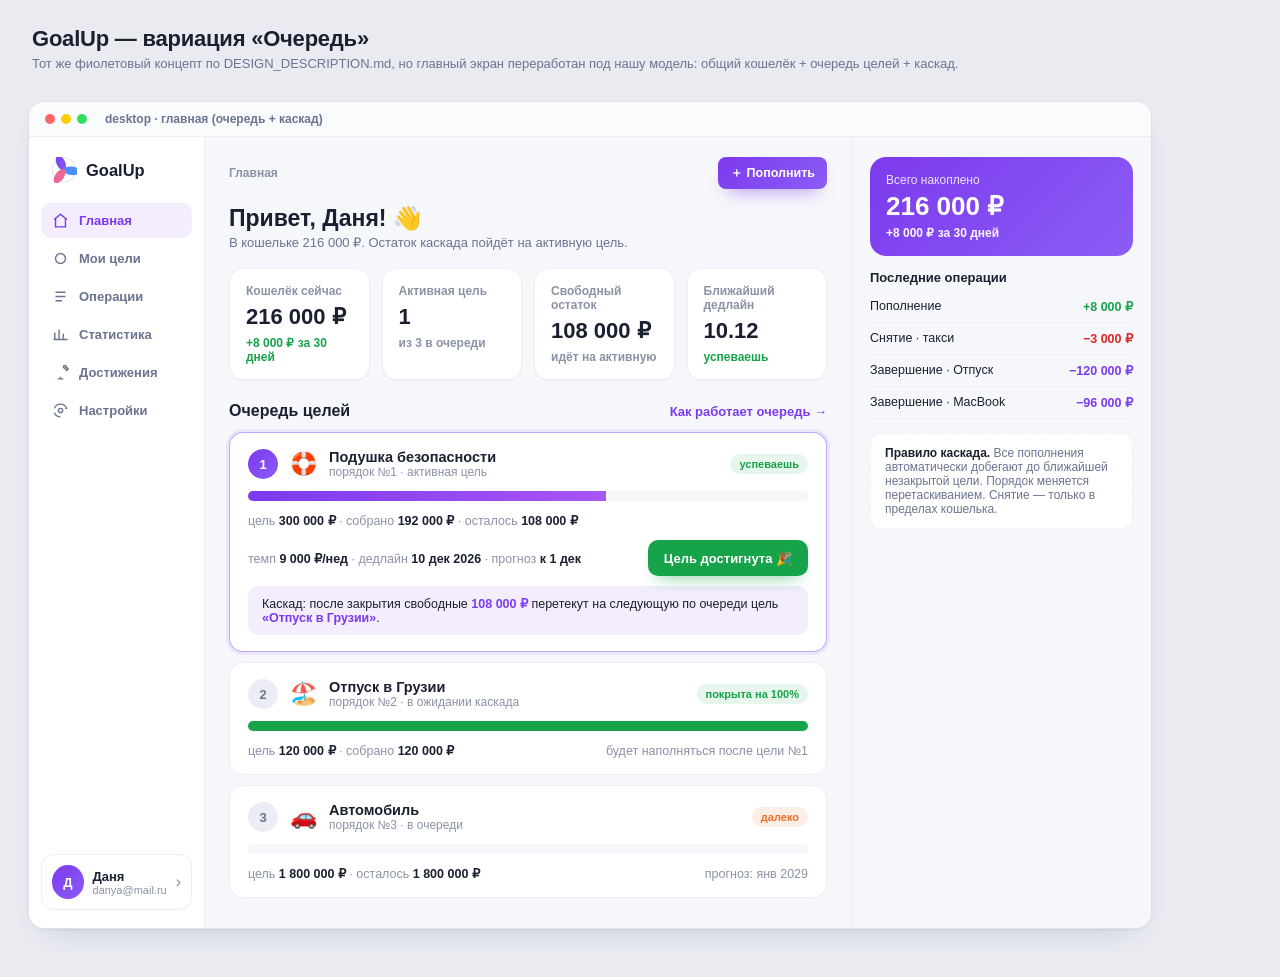
<file: design-variants/variation-3-ochered.html>
<!DOCTYPE html>
<html lang="ru">
<head>
<meta charset="UTF-8">
<meta name="viewport" content="width=device-width, initial-scale=1.0">
<title>GoalUp · Вариация «Очередь» (по DESIGN_DESCRIPTION.md)</title>
<style>
  :root {
    --canvas: #e9ebf1; --appbg: #f6f7fb; --surface: #fff;
    --line: #eceef3; --ink: #1a2030; --muted: #8a92a6; --muted2: #6b7490;
    --violet: #7c3aed; --violets: linear-gradient(135deg,#7c3aed,#8b5cf6); --violetsf: rgba(124,58,237,.09);
    --green: #16a34a; --greensf: rgba(22,163,74,.1); --orange: #ea7228; --orangesf: rgba(234,114,40,.12);
    --radius: 14px; --shadow: 0 1px 2px rgba(20,26,46,.05), 0 14px 30px -20px rgba(28,36,64,.25);
  }
  * { box-sizing: border-box; margin: 0; padding: 0; }
  body { font-family: -apple-system, BlinkMacSystemFont, "Segoe UI", Roboto, sans-serif; background: var(--canvas); color: var(--ink); -webkit-font-smoothing: antialiased; }
  .head { padding: 26px 32px 8px; }
  .head h1 { font-size: 22px; font-weight: 800; letter-spacing: -.01em; }
  .head p { color: var(--muted2); font-size: 13px; margin-top: 4px; }
  .canvas { padding: 22px 28px 48px; max-width: 1180px; }
  .frame { background: var(--surface); border: 1px solid #dfe2ea; border-radius: 16px; box-shadow: var(--shadow); overflow: hidden; }
  .frame-bar { display: flex; align-items: center; gap: 8px; padding: 10px 16px; border-bottom: 1px solid var(--line); background: #fafbfd; }
  .bar-dots { display: flex; gap: 6px; } .bar-dots i { width: 10px; height: 10px; border-radius: 50%; display: block; }
  .bar-dots i:nth-child(1){background:#f66}.bar-dots i:nth-child(2){background:#fc0}.bar-dots i:nth-child(3){background:#3d6}
  .bar-label { font-size: 12px; color: var(--muted2); margin-left: 10px; font-weight: 600; }
  .app { background: var(--appbg); }
  .card { background: var(--surface); border: 1px solid var(--line); border-radius: var(--radius); box-shadow: 0 1px 2px rgba(20,26,46,.03); }
  .btn-primary { background: var(--violets); color: #fff; border: 0; border-radius: 10px; height: 38px; padding: 0 16px; font-size: 13.5px; font-weight: 700; cursor: pointer; display: inline-flex; align-items: center; gap: 7px; box-shadow: 0 10px 18px -10px rgba(124,58,237,.7); }
  .btn-primary.sm { height: 32px; font-size: 12.5px; padding: 0 12px; border-radius: 8px; }
  .grad-text { font-size: 11px; font-weight: 700; padding: 4px 9px; border-radius: 999px; }
  .tg { color: var(--green); background: var(--greensf); } .to { color: var(--orange); background: var(--orangesf); } .tv { color: var(--violet); background: var(--violetsf); }

  /* dashboard */
  .dash { display: grid; grid-template-columns: 176px 1fr 300px; min-height: 640px; }
  .sd { border-right: 1px solid var(--line); background: var(--surface); padding: 18px 12px; display: flex; flex-direction: column; }
  .logo { display: flex; align-items: center; gap: 9px; padding: 2px 10px 20px; font-weight: 800; font-size: 16.5px; }
  .sd .item { display: flex; align-items: center; gap: 10px; padding: 9px 11px; border-radius: 10px; font-size: 13px; font-weight: 600; color: var(--muted2); margin-bottom: 3px; }
  .sd .item.on { background: var(--violetsf); color: var(--violet); }
  .user { margin-top: auto; border: 1px solid var(--line); border-radius: 12px; padding: 10px; display: flex; align-items: center; gap: 9px; background: var(--surface); }
  .user .ava { width: 34px; height: 34px; border-radius: 50%; background: var(--violets); color: #fff; display: flex; align-items: center; justify-content: center; font-weight: 800; font-size: 13px; }
  .user .nm { font-size: 13px; font-weight: 700; } .user .em { font-size: 11px; color: var(--muted); } .user .ar { margin-left: auto; color: var(--muted); }

  .main { padding: 20px 24px; }
  .hrow { display: flex; align-items: center; justify-content: space-between; }
  .crumbs { font-size: 12px; color: var(--muted); font-weight: 600; }
  .hello { margin-top: 16px; font-size: 23px; font-weight: 800; }
  .hello-sub { color: var(--muted2); font-size: 13px; margin-top: 3px; }

  .stats { display: grid; grid-template-columns: repeat(4, 1fr); gap: 12px; margin-top: 18px; }
  .stat { padding: 15px 16px; }
  .stat .k { font-size: 12px; color: var(--muted); font-weight: 600; }
  .stat .v { font-size: 22px; font-weight: 800; margin-top: 6px; font-variant-numeric: tabular-nums; }
  .stat .d { font-size: 12px; font-weight: 700; margin-top: 6px; }
  .stat .d.up { color: var(--green); } .stat .d.mut { color: var(--muted); font-weight: 600; }

  /* queue */
  .sec { display: flex; align-items: center; justify-content: space-between; margin: 22px 0 12px; }
  .sec h2 { font-size: 16px; font-weight: 800; }
  .qgoal { border: 1px solid var(--line); border-radius: var(--radius); background: var(--surface); padding: 16px 18px; margin-bottom: 10px; }
  .qgoal.active { border-color: rgba(124,58,237,.45); box-shadow: 0 0 0 3px var(--violetsf); }
  .q-head { display: flex; align-items: center; gap: 12px; }
  .q-order { width: 30px; height: 30px; border-radius: 50%; background: #ececf4; display: flex; align-items: center; justify-content: center; font-weight: 800; font-size: 13px; color: var(--muted2); flex: none; }
  .qgoal.active .q-order { background: var(--violets); color: #fff; }
  .q-ico { font-size: 22px; }
  .q-name { font-weight: 800; font-size: 14.5px; }
  .q-meta { font-size: 12px; color: var(--muted); }
  .q-chips { margin-left: auto; display: flex; gap: 6px; align-items: center; }
  .bar { height: 10px; border-radius: 99px; background: var(--appbg); margin-top: 12px; overflow: hidden; }
  .bar i { display: block; height: 100%; background: var(--violets); }
  .qgoal.active .bar i { background: linear-gradient(90deg,#7c3aed,#a855f7); }
  .q-foot { display: flex; align-items: center; justify-content: space-between; gap: 12px; margin-top: 12px; font-size: 12.5px; color: var(--muted); flex-wrap: wrap; }
  .q-foot b { color: var(--ink); }
  .cascade { margin-top: 10px; background: var(--violetsf); border-radius: 10px; padding: 10px 14px; font-size: 12.5px; }
  .cascade b { color: var(--violet); }

  /* right column */
  .right { padding: 20px 18px; border-left: 1px solid var(--line); background: var(--appbg); }
  .sum-card { background: var(--violets); color: #fff; border-radius: 16px; padding: 16px; }
  .sum-card .k { font-size: 12px; opacity: .85; }
  .sum-card .v { font-size: 26px; font-weight: 800; margin-top: 4px; }
  .sum-card .delta { font-size: 12px; font-weight: 700; margin-top: 4px; opacity: .95; }
  .ops { margin-top: 14px; }
  .ops h4 { font-size: 13px; font-weight: 800; margin-bottom: 6px; }
  .op { display: flex; justify-content: space-between; padding: 8px 0; border-bottom: 1px solid var(--line); font-size: 12.5px; }
  .op .am { font-weight: 800; font-variant-numeric: tabular-nums; }
  .op .am.in { color: var(--green); } .op .am.out { color: #dc2626; }
  .rule { background: var(--surface); border: 1px dashed var(--line); border-radius: 12px; padding: 12px 14px; font-size: 12px; color: var(--muted2); margin-top: 14px; }
  .rule b { color: var(--ink); }

  .cta-done { background: var(--green); color: #fff; border: 0; border-radius: 10px; height: 36px; padding: 0 16px; font-size: 13px; font-weight: 800; cursor: pointer; display: inline-flex; align-items: center; gap: 6px; box-shadow: 0 10px 18px -10px rgba(22,163,74,.6); }
</style>
</head>
<body>

<div class="head">
  <h1>GoalUp — вариация «Очередь»</h1>
  <p>Тот же фиолетовый концепт по DESIGN_DESCRIPTION.md, но главный экран переработан под нашу модель: общий кошелёк + очередь целей + каскад.</p>
</div>

<div class="canvas">
  <div class="frame">
    <div class="frame-bar"><span class="bar-dots"><i></i><i></i><i></i></span><span class="bar-label">desktop · главная (очередь + каскад)</span></div>
    <div class="dash app">
      <aside class="sd">
        <div class="logo">
          <svg width="26" height="26" viewBox="0 0 24 24"><defs><linearGradient id="lg" x1="0" y1="0" x2="1" y2="1"><stop offset="0" stop-color="#7c3aed"/><stop offset="1" stop-color="#8b5cf6"/></linearGradient></defs><circle cx="12" cy="12" r="11" fill="#fff" stroke="#e6e3ef"/><ellipse cx="12" cy="5" rx="4" ry="7.5" fill="url(#lg)" transform="rotate(-24 12 12)"/><ellipse cx="12" cy="5" rx="4" ry="7.5" fill="#4f8df7" transform="rotate(96 12 12)"/><ellipse cx="12" cy="5" rx="4" ry="7.5" fill="#ed679a" transform="rotate(216 12 12)"/></svg>
          GoalUp
        </div>
        <div class="item on"><svg width="17" height="17" viewBox="0 0 24 24" fill="none" stroke="currentColor" stroke-width="2"><path d="M3 10.5 12 3l9 7.5M5 9.5V21h14V9.5"/></svg>Главная</div>
        <div class="item"><svg width="17" height="17" viewBox="0 0 24 24" fill="none" stroke="currentColor" stroke-width="2"><circle cx="12" cy="12" r="7"/></svg>Мои цели</div>
        <div class="item"><svg width="17" height="17" viewBox="0 0 24 24" fill="none" stroke="currentColor" stroke-width="2"><path d="M5 6h14M5 12h14M5 18h9"/></svg>Операции</div>
        <div class="item"><svg width="17" height="17" viewBox="0 0 24 24" fill="none" stroke="currentColor" stroke-width="2"><path d="M4 19V9M10 19V5M16 19v-8M22 19H2"/></svg>Статистика</div>
        <div class="item"><svg width="17" height="17" viewBox="0 0 24 24" fill="none" stroke="currentColor" stroke-width="2"><path d="M20 4a2 2 0 1 1-4 0 2 2 0 0 1 4 0Z"/><path d="M20 4l3 3-2 2-3-3M8 21h8M12 18v3"/></svg>Достижения</div>
        <div class="item"><svg width="17" height="17" viewBox="0 0 24 24" fill="none" stroke="currentColor" stroke-width="2"><circle cx="12" cy="12" r="3"/><path d="M12 3a9 9 0 0 1 8.6 6h-2M12 21a9 9 0 0 1-8.6-6M12 3a9 9 0 0 0-8.6 6"/></svg>Настройки</div>
        <div class="user"><div class="ava">Д</div><div><div class="nm">Даня</div><div class="em">danya@mail.ru</div></div><span class="ar">›</span></div>
      </aside>

      <div class="main">
        <div class="hrow">
          <div class="crumbs">Главная</div>
          <button class="btn-primary sm">＋ Пополнить</button>
        </div>
        <div class="hello">Привет, Даня! 👋</div>
        <div class="hello-sub">В кошельке 216 000 ₽. Остаток каскада пойдёт на активную цель.</div>

        <div class="stats">
          <div class="card stat"><div class="k">Кошелёк сейчас</div><div class="v">216 000 ₽</div><div class="d up">+8 000 ₽ за 30 дней</div></div>
          <div class="card stat"><div class="k">Активная цель</div><div class="v">1</div><div class="d mut">из 3 в очереди</div></div>
          <div class="card stat"><div class="k">Свободный остаток</div><div class="v">108 000 ₽</div><div class="d mut">идёт на активную</div></div>
          <div class="card stat"><div class="k">Ближайший дедлайн</div><div class="v">10.12</div><div class="d up">успеваешь</div></div>
        </div>

        <div class="sec"><h2>Очередь целей</h2><span style="color:var(--violet);font-size:13px;font-weight:700">Как работает очередь →</span></div>

        <div class="qgoal active">
          <div class="q-head">
            <div class="q-order">1</div>
            <span class="q-ico">🛟</span>
            <div><div class="q-name">Подушка безопасности</div><div class="q-meta">порядок №1 · активная цель</div></div>
            <div class="q-chips"><span class="grad-text tg">успеваешь</span></div>
          </div>
          <div class="bar"><i style="width:64%"></i></div>
          <div class="q-foot">
            <span>цель <b>300 000 ₽</b> · собрано <b>192 000 ₽</b> · осталось <b>108 000 ₽</b></span>
            <span>темп <b>9 000 ₽/нед</b> · дедлайн <b>10 дек 2026</b> · прогноз <b>к 1 дек</b></span>
            <button class="cta-done">Цель достигнута 🎉</button>
          </div>
          <div class="cascade">Каскад: после закрытия свободные <b>108 000 ₽</b> перетекут на следующую по очереди цель <b>«Отпуск в Грузии»</b>.</div>
        </div>

        <div class="qgoal">
          <div class="q-head">
            <div class="q-order">2</div>
            <span class="q-ico">🏖️</span>
            <div><div class="q-name">Отпуск в Грузии</div><div class="q-meta">порядок №2 · в ожидании каскада</div></div>
            <div class="q-chips"><span class="grad-text tg">покрыта на 100%</span></div>
          </div>
          <div class="bar"><i style="width:100%;background:var(--green)"></i></div>
          <div class="q-foot"><span>цель <b>120 000 ₽</b> · собрано <b>120 000 ₽</b></span><span>будет наполняться после цели №1</span></div>
        </div>

        <div class="qgoal">
          <div class="q-head">
            <div class="q-order">3</div>
            <span class="q-ico">🚗</span>
            <div><div class="q-name">Автомобиль</div><div class="q-meta">порядок №3 · в очереди</div></div>
            <div class="q-chips"><span class="grad-text to">далеко</span></div>
          </div>
          <div class="bar"><i style="width:0%"></i></div>
          <div class="q-foot"><span>цель <b>1 800 000 ₽</b> · осталось <b>1 800 000 ₽</b></span><span>прогноз: янв 2029</span></div>
        </div>
      </div>

      <div class="right">
        <div class="sum-card">
          <div class="k">Всего накоплено</div>
          <div class="v">216 000 ₽</div>
          <div class="delta">+8 000 ₽ за 30 дней</div>
        </div>
        <div class="ops">
          <h4>Последние операции</h4>
          <div class="op"><span>Пополнение</span><span class="am in">+8 000 ₽</span></div>
          <div class="op"><span>Снятие · такси</span><span class="am out">−3 000 ₽</span></div>
          <div class="op"><span>Завершение · Отпуск</span><span class="am out" style="color:var(--violet)">−120 000 ₽</span></div>
          <div class="op"><span>Завершение · MacBook</span><span class="am out" style="color:var(--violet)">−96 000 ₽</span></div>
        </div>
        <div class="rule">
          <b>Правило каскада.</b> Все пополнения автоматически добегают до ближайшей незакрытой цели. Порядок меняется перетаскиванием. Снятие — только в пределах кошелька.
        </div>
      </div>
    </div>
  </div>
</div>

</body>
</html>
</file>
